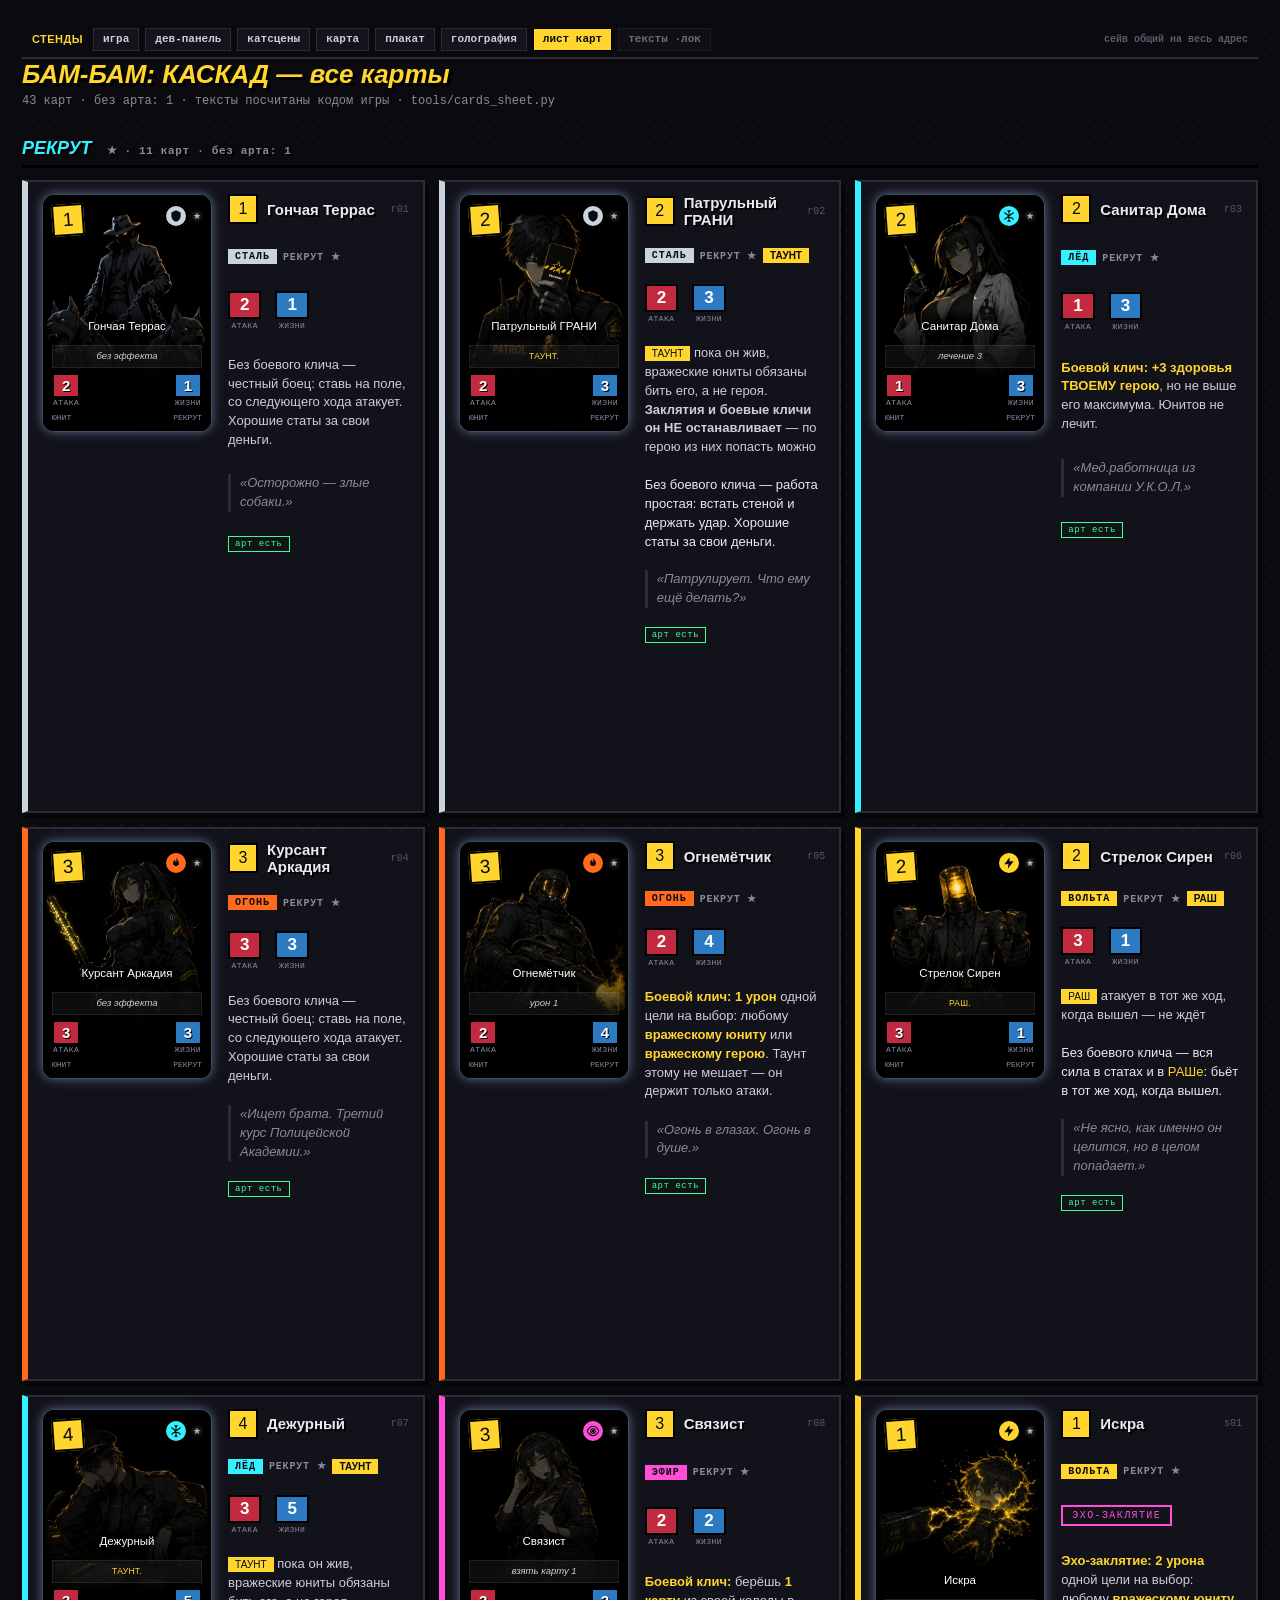
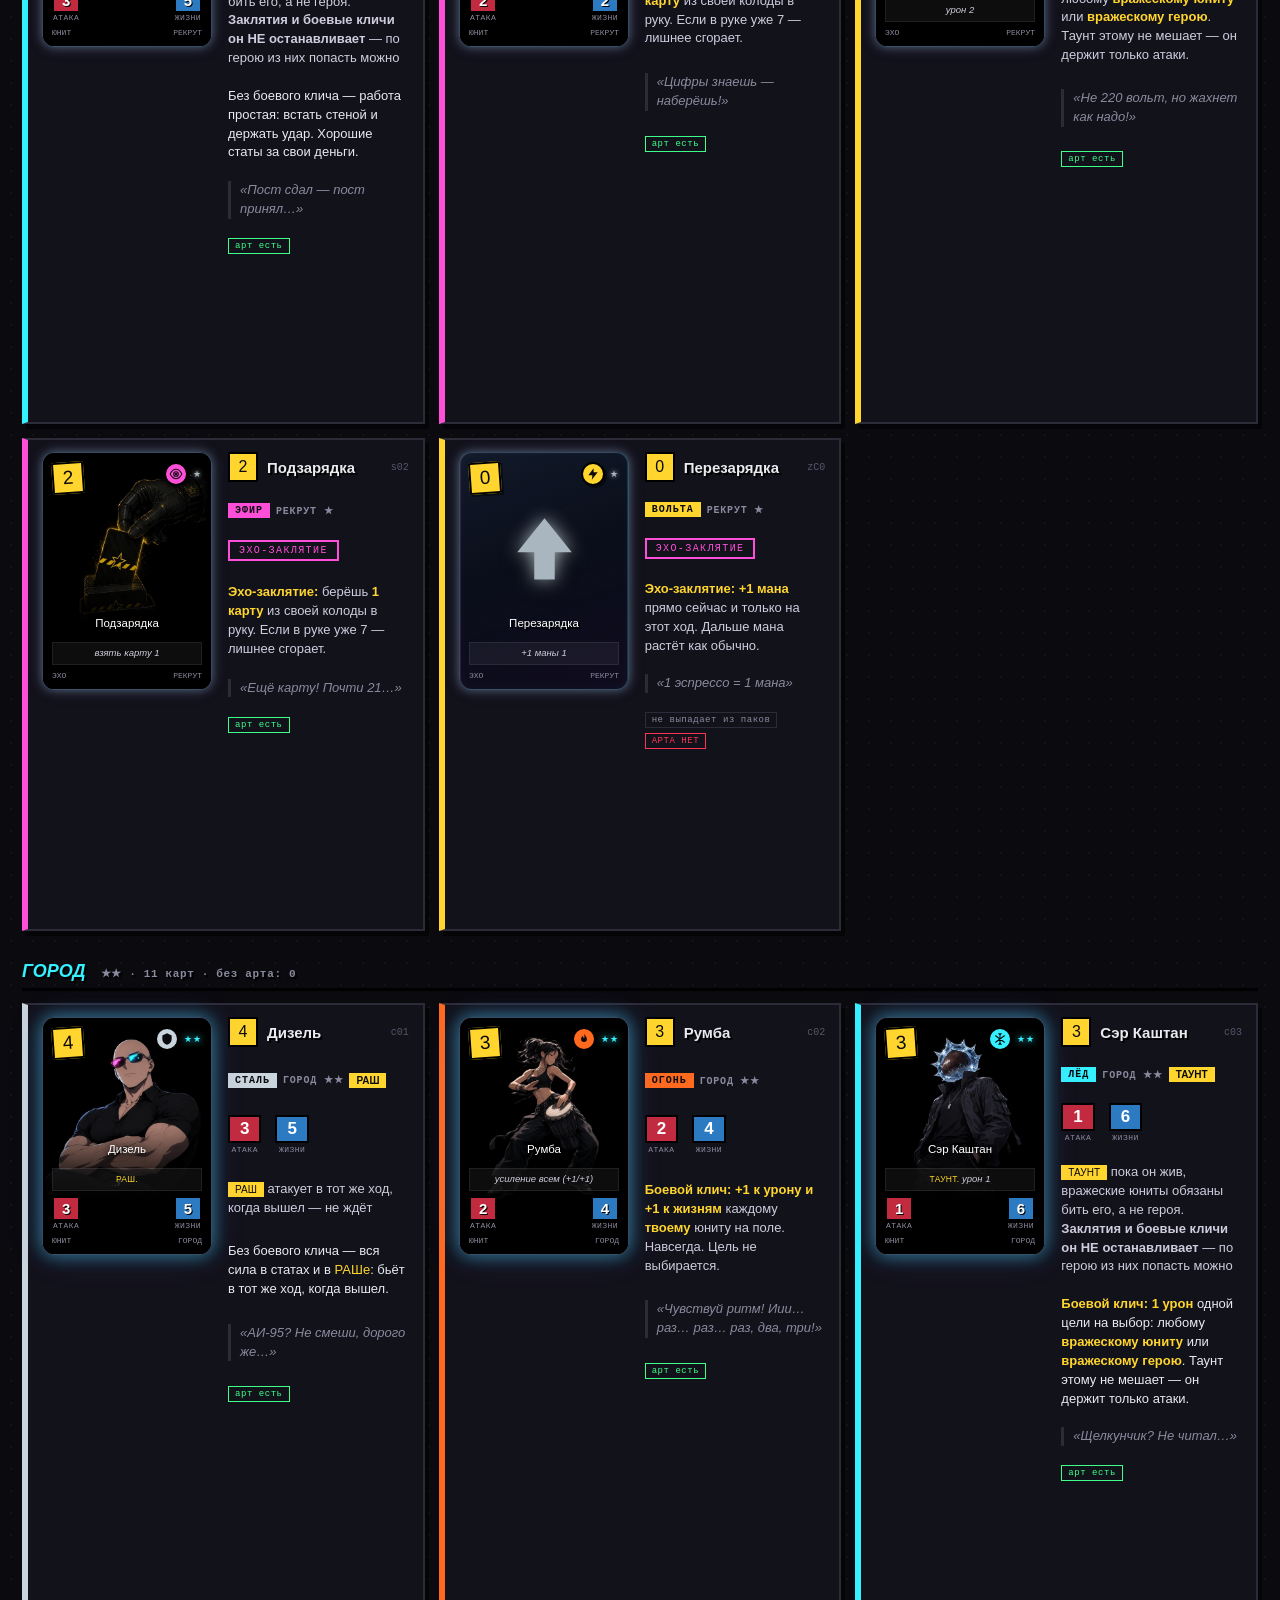
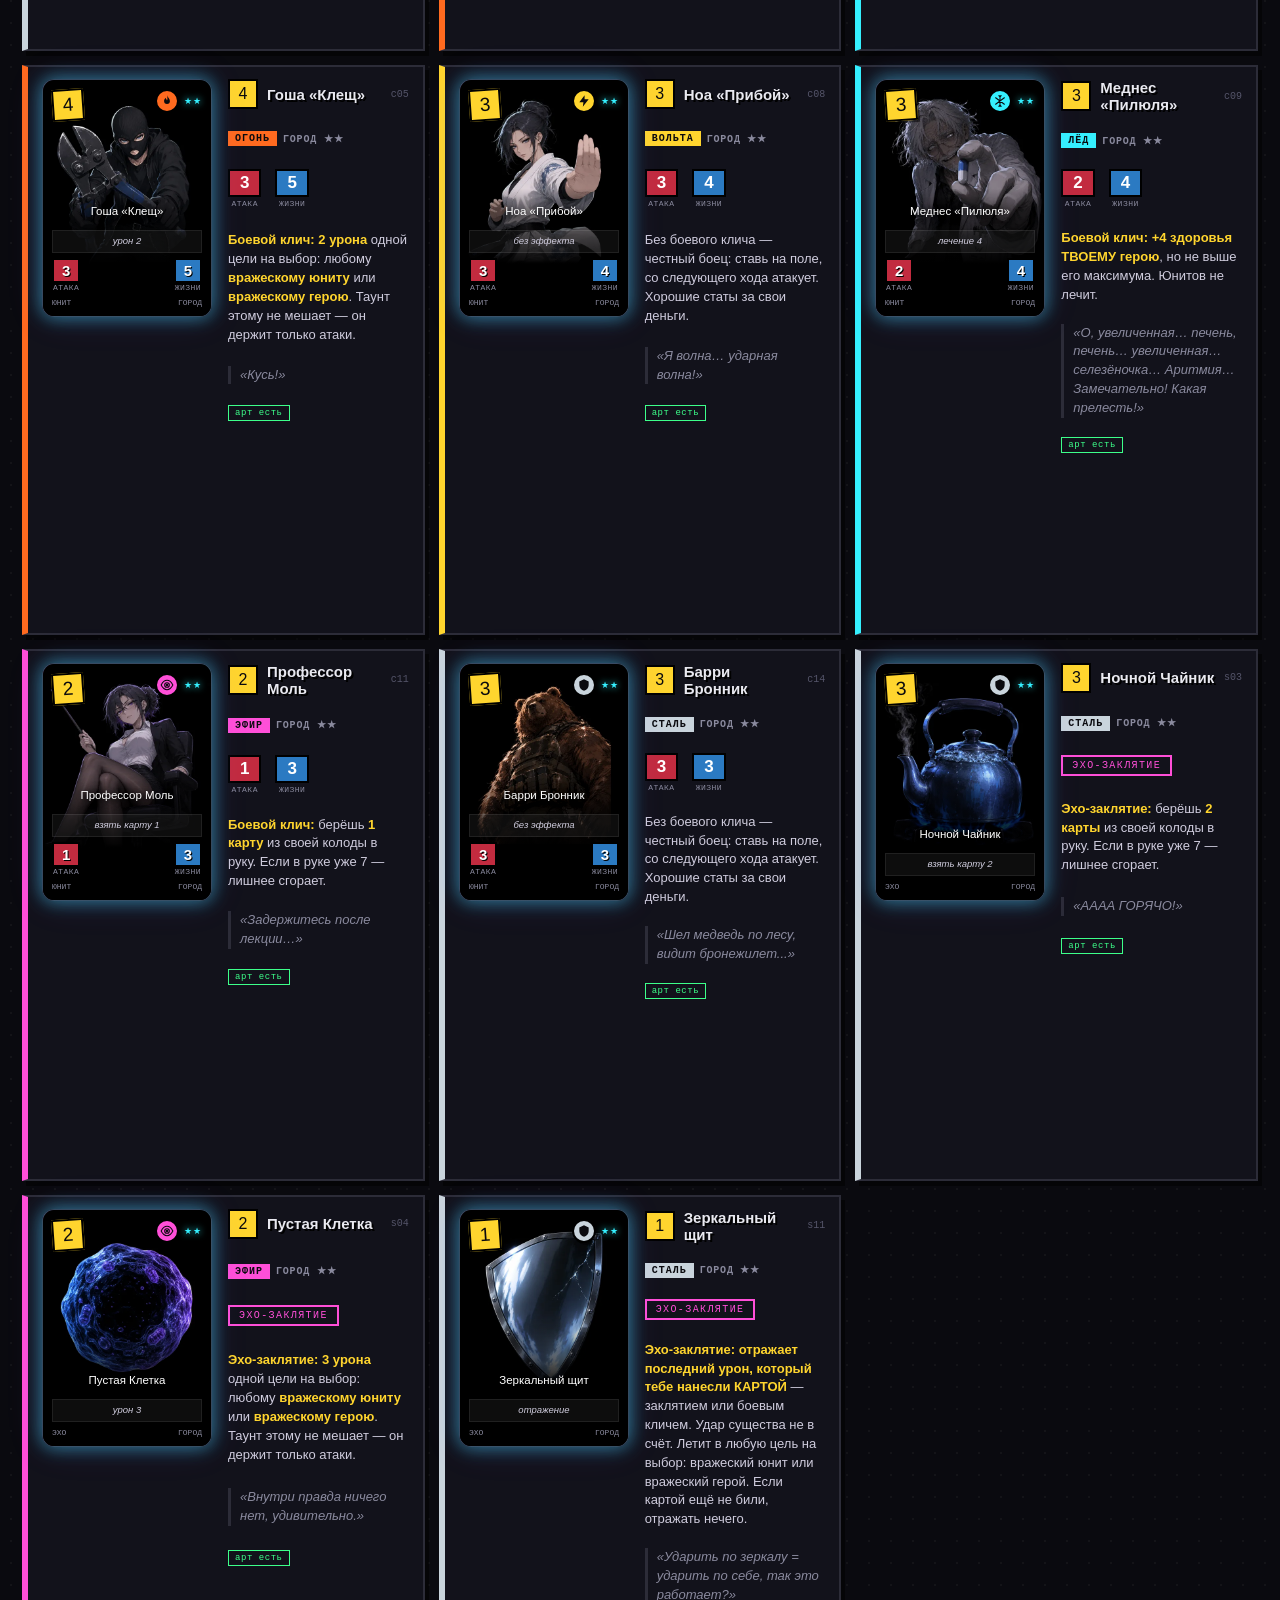
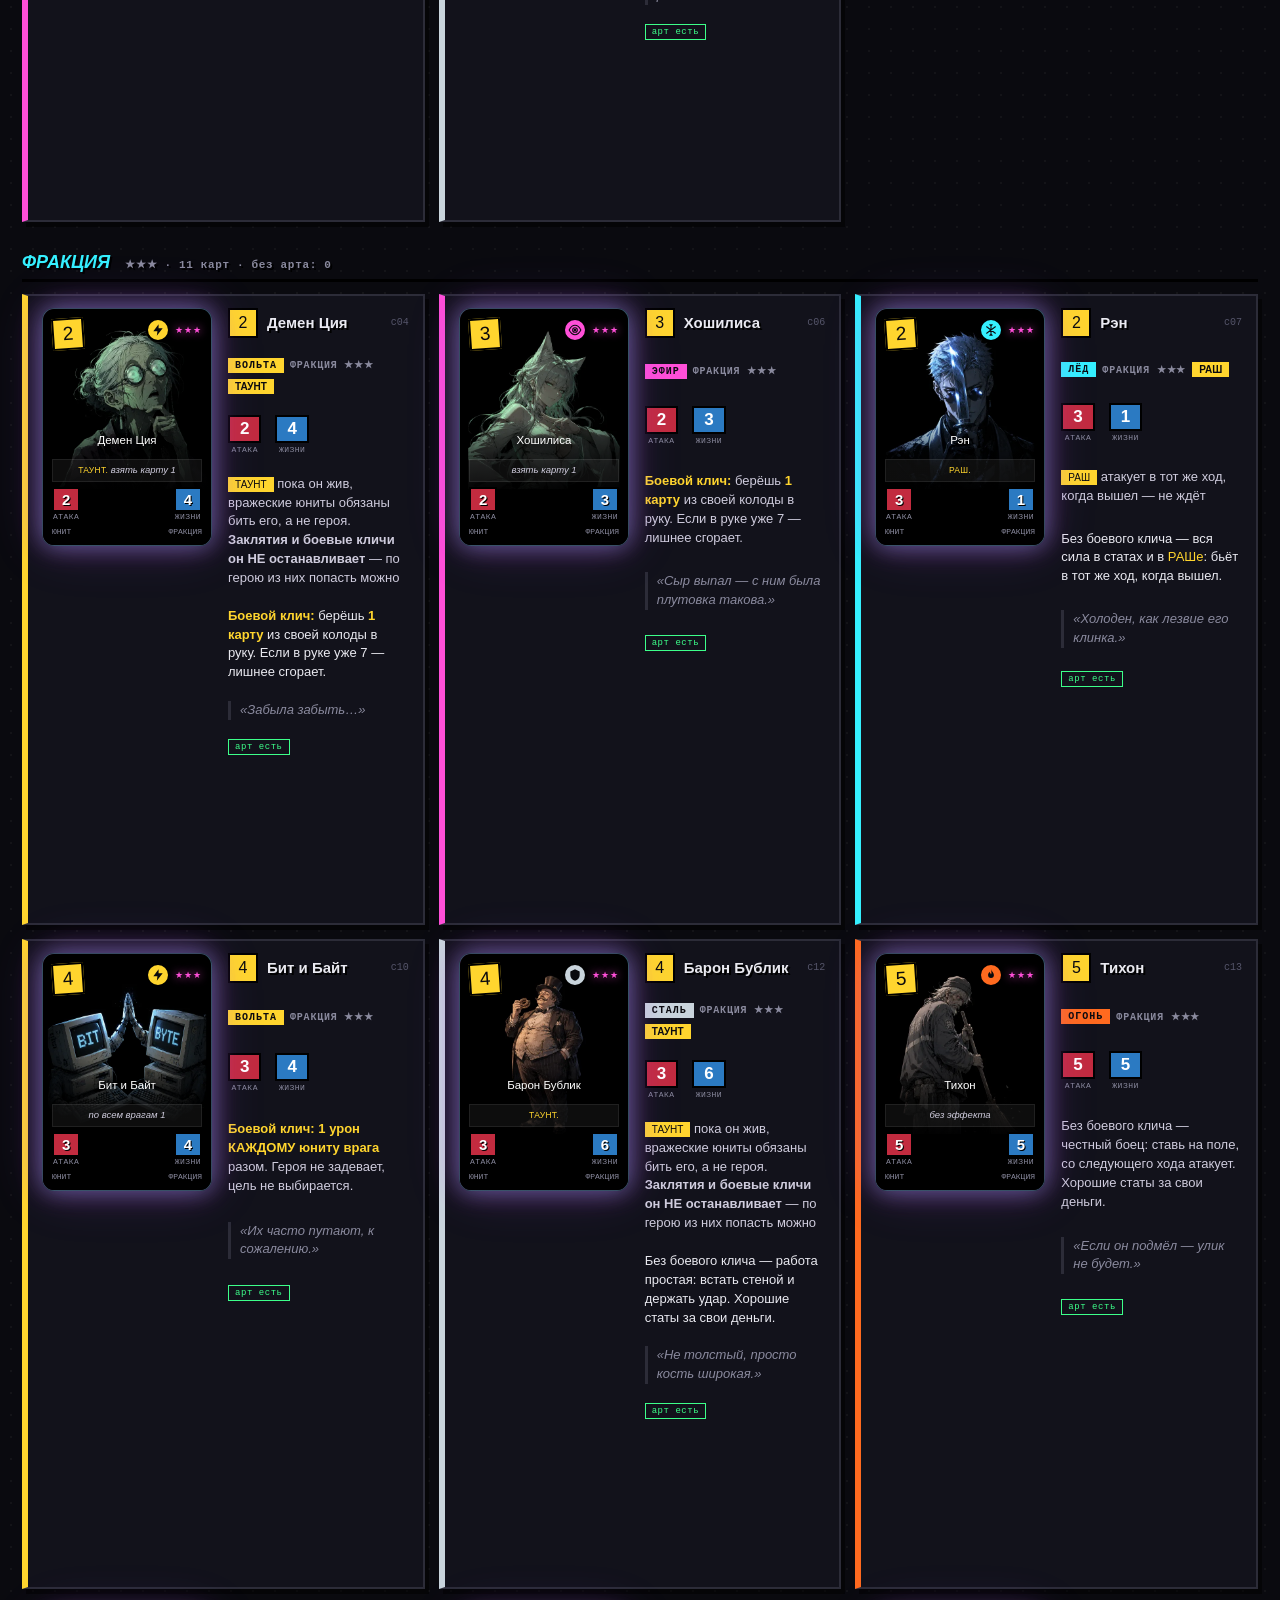
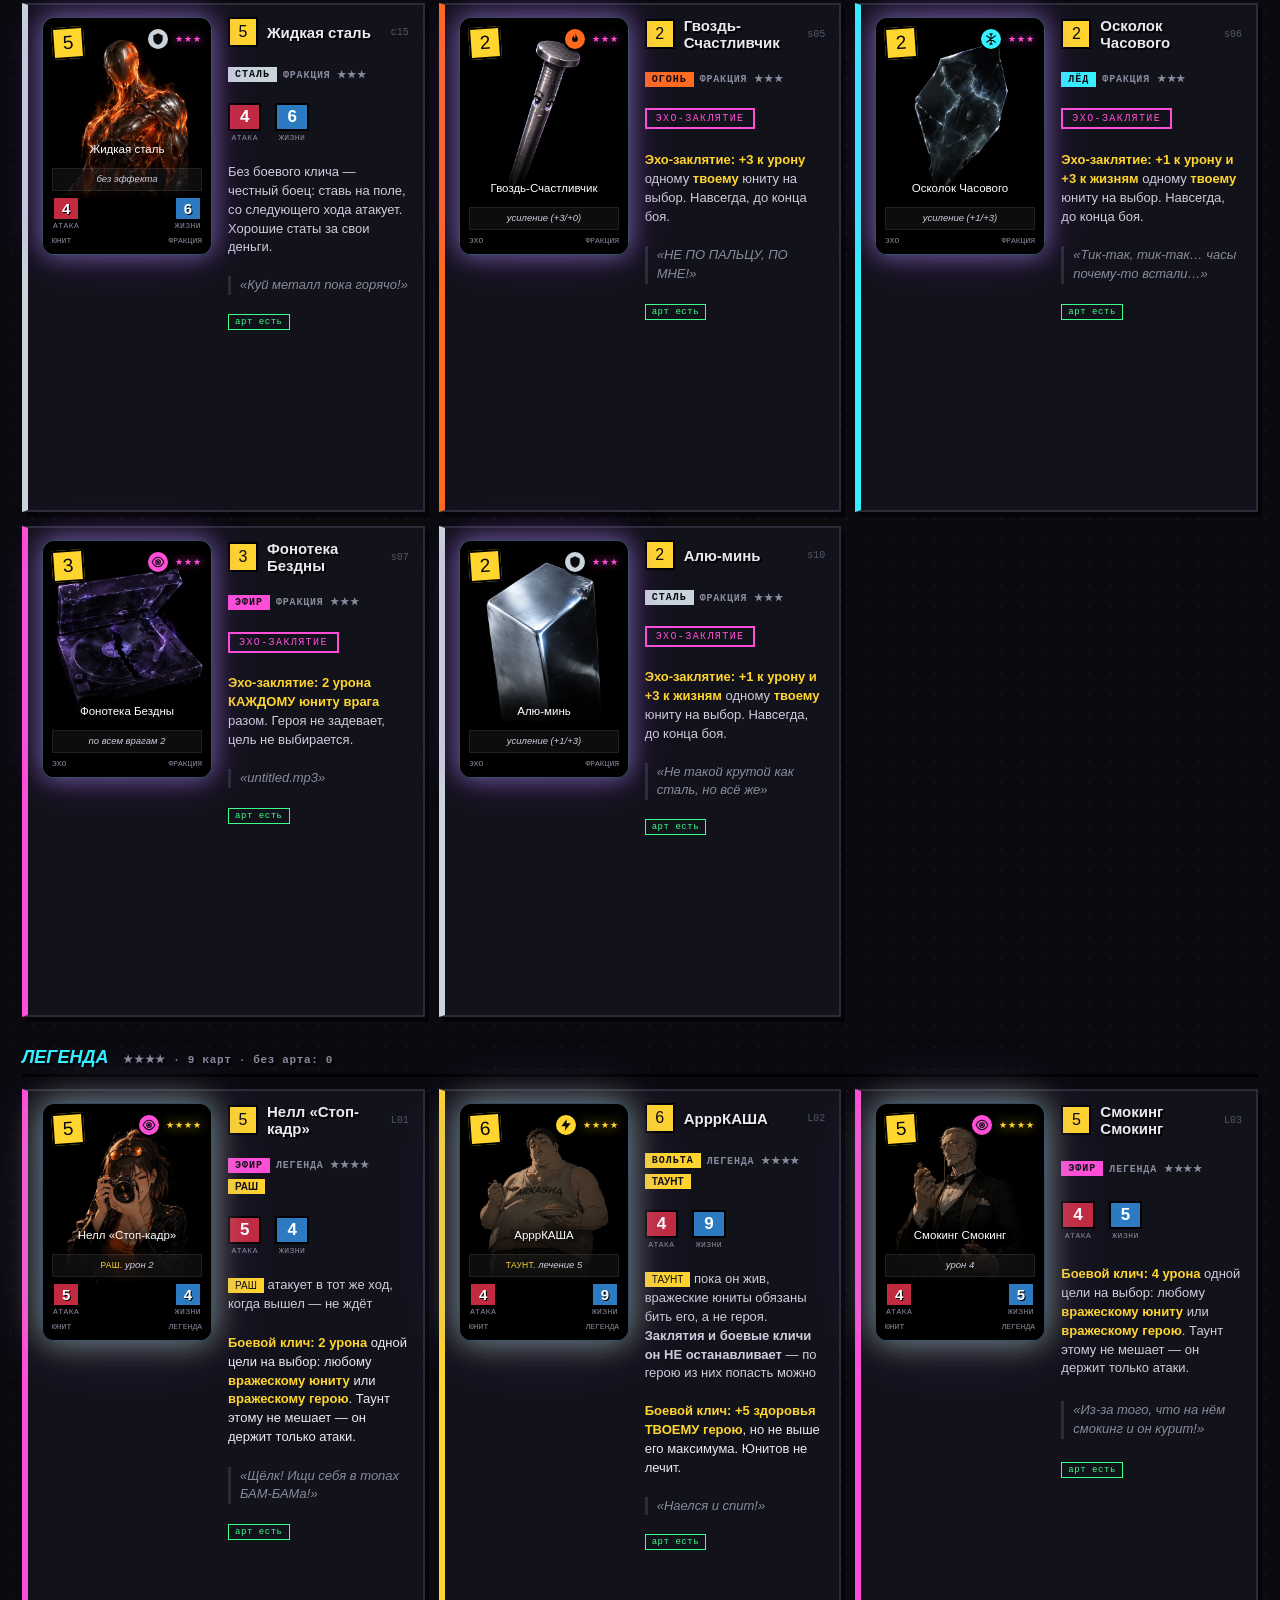
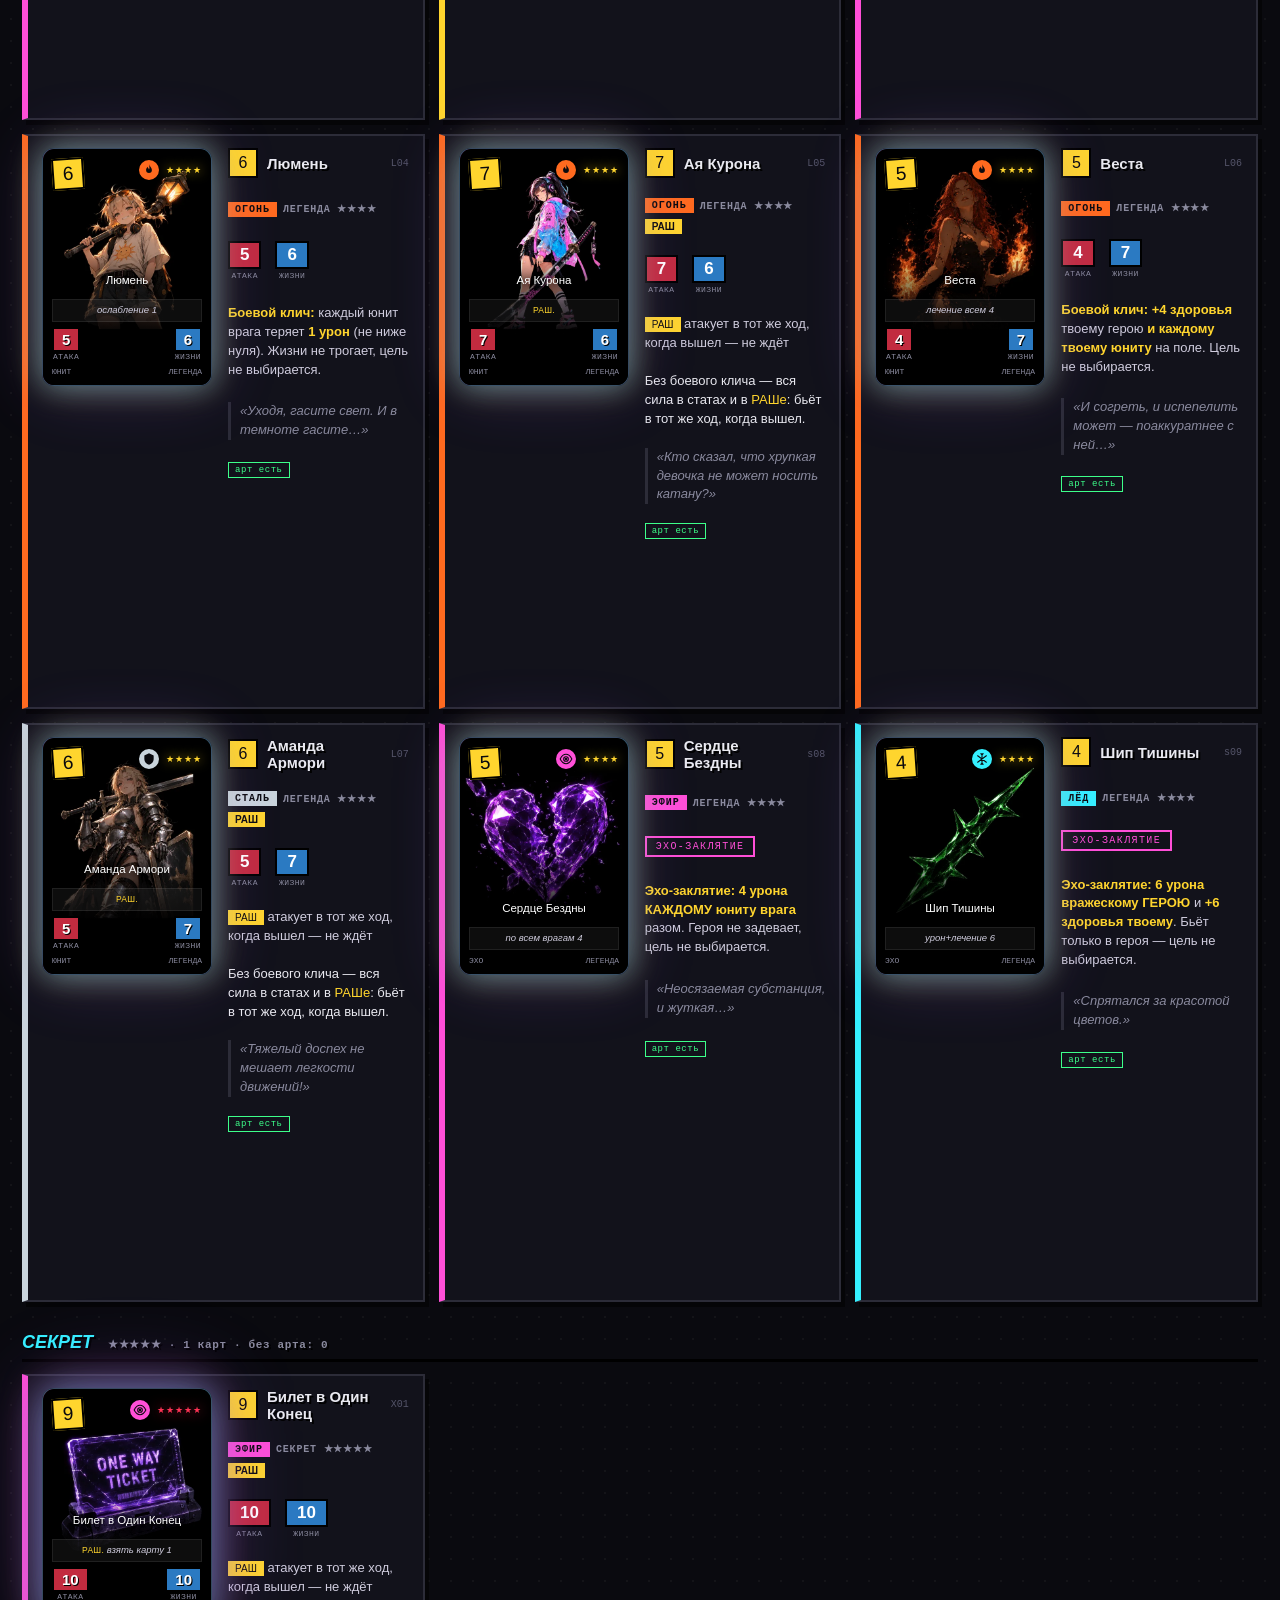
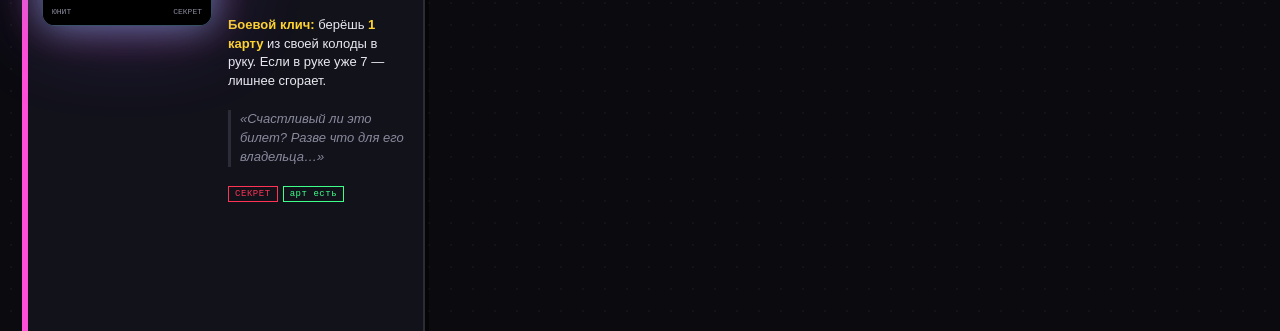
<file: cards-sheet.html>
<!doctype html>
<meta charset="utf-8">
<title>БАМ-БАМ: все карты</title>
<meta name="viewport" content="width=device-width,initial-scale=1">
<style>
:root{--yel:#ffd52e;--mag:#ff4fd8;--cyn:#35f0ff;--red:#ff3355;--grn:#3dff8a;
  --bg:#0a0a0f;--ink:#e9e9f0;--dim:#8a8a9e;
  --disp:'Arial Black',Impact,sans-serif;--mono:ui-monospace,Consolas,monospace}
*{box-sizing:border-box}
body{margin:0;padding:22px;background:var(--bg);color:var(--ink);
  font-family:'Segoe UI',Helvetica,Arial,sans-serif;
  background-image:radial-gradient(rgba(255,255,255,.04) 1px,transparent 1.5px);
  background-size:22px 22px}
h1{font-family:var(--disp);font-style:italic;color:var(--yel);margin:0 0 4px;
  text-shadow:3px 3px 0 #000;font-size:26px}
.sub{font-family:var(--mono);font-size:12px;color:var(--dim);margin-bottom:22px}
h2{font-family:var(--disp);font-style:italic;color:var(--cyn);font-size:18px;
  margin:30px 0 12px;text-shadow:2px 2px 0 #000;border-bottom:3px solid #000;padding-bottom:6px}
h2 span{font-family:var(--mono);font-style:normal;font-size:11px;color:var(--dim);
  margin-left:10px;letter-spacing:.06em}
.grid{display:grid;gap:14px;grid-template-columns:repeat(auto-fill,minmax(300px,1fr))}
.c{background:#12121b;border:2px solid #2c2c38;border-left:6px solid var(--el);
  padding:12px 14px;box-shadow:4px 5px 0 rgba(0,0,0,.5)}
.c header{display:flex;align-items:center;gap:9px;margin-bottom:8px}
.cost{font-family:var(--disp);background:var(--yel);color:#0a0a0e;width:30px;height:30px;
  display:grid;place-items:center;border:2px solid #000;font-size:16px;flex:none}
.c h3{font-family:var(--disp);font-size:15px;margin:0;flex:1;text-shadow:2px 2px 0 #000}
.id{font-family:var(--mono);font-size:10px;color:#55556a}
.meta{display:flex;flex-wrap:wrap;gap:6px;align-items:center;margin-bottom:9px}
.el{font-family:var(--mono);font-size:10px;letter-spacing:.1em;color:#0a0a0e;
  background:var(--el);padding:2px 7px}
.tier{font-family:var(--mono);font-size:10px;letter-spacing:.08em;color:var(--dim)}
.kw{font-family:var(--disp);font-size:10px;color:#0a0a0e;background:var(--yel);padding:2px 7px}
.stats{display:flex;gap:14px;align-items:flex-start;margin-bottom:9px}
.st{display:flex;flex-direction:column;align-items:center;gap:2px}
.st b{font-family:var(--disp);font-size:17px;padding:2px 10px;border:2px solid #000;color:#fff}
.st b.a{background:#c22b3f}.st b.h{background:#2b7ac2}
.st i{font-family:var(--mono);font-style:normal;font-size:8px;color:var(--dim);letter-spacing:.06em}
.echo{font-family:var(--mono);font-size:10px;letter-spacing:.14em;color:var(--mag);
  border:2px solid var(--mag);padding:3px 9px}
.c p{margin:0 0 7px;font-size:13px;line-height:1.45}
.c .desc b{color:var(--yel)}
.c .desc .kw{background:none;color:var(--yel);padding:0;font-size:13px}
.c > p:has(+ .desc),.c p:first-of-type{color:#cfccdd}
.fl{font-style:italic;color:var(--dim);font-size:12px;border-left:3px solid #2c2c38;padding-left:9px}
.tags{display:flex;flex-wrap:wrap;gap:5px}
.tag{font-family:var(--mono);font-size:9px;letter-spacing:.06em;color:var(--dim);
  border:1px solid #2c2c38;padding:2px 6px;font-weight:400}
.tag.no{color:var(--red);border-color:var(--red)}
.tag.ok{color:var(--grn);border-color:var(--grn)}
.tag.sec{color:var(--red);border-color:var(--red)}
@media print{body{background:#fff;color:#000}.c{break-inside:avoid}}
</style>
<!-- Полоса переходов между стендами. Стоит В ГЕНЕРАТОРЕ, а не в готовом
     файле: cards-sheet.html собирается целиком, и вставка руками стиралась бы
     при каждой пересборке. Ровно это и случилось при первой попытке. -->
<style>
#дк{position:sticky;top:0;z-index:9999;display:flex;flex-wrap:wrap;gap:6px;align-items:center;
  padding:6px 10px;background:#0a0a0f;border-bottom:2px solid #2c2c38;
  font:600 11px/1 ui-monospace,Consolas,monospace}
#дк b{color:#ffd52e;font:900 11px/1 'Arial Black',Impact,sans-serif;letter-spacing:.04em;margin-right:4px}
#дк a{color:#cfccdd;text-decoration:none;padding:5px 9px;border:1px solid #2c2c38;background:#14141c}
#дк a:hover{border-color:#ffd52e;color:#ffd52e}
#дк a.тут{background:#ffd52e;color:#0a0a0f;border-color:#000}
#дк a.нет{opacity:.5}
#дк .прим{color:#5a5a6e;margin-left:auto;font-size:10px}
</style>
<nav id="дк"></nav>
<script>
(function(){
  var С=[["index.html","игра",1],["dev.html","дев-панель",1],["scene-lab.html","катсцены",1],
         ["map-lab.html","карта",1],["poster-lab.html","плакат",1],["holo-lab.html","голография",1],
         ["cards-sheet.html","лист карт",1],["story.html","тексты",0]];
  var тут=(location.pathname.split("/").pop()||"index.html");
  var n=document.getElementById("дк"), h='<b>СТЕНДЫ</b>';
  for(var i=0;i<С.length;i++){
    var f=С[i][0], имя=С[i][1], публ=С[i][2];
    h+='<a class="'+(f===тут?"тут":(публ?"":"нет"))+'" href="'+f+'"'+
       (публ?"":' title="нет на GitHub Pages — только локально"')+'>'+имя+(публ?"":" ·лок")+'</a>';
  }
  h+='<span class="прим">сейв общий на весь адрес</span>';
  n.innerHTML=h;
})();
</script>
<!-- Карта рисуется НАСТОЯЩЕЙ cardHTML() из js/07-cards.js и настоящими
     стилями css/04-cards.css. Своей копии тут нет намеренно: копия и игра
     разошлись бы, и стенд начал бы врать ровно там, где нужен больше всего —
     при вычитке карт перед выпуском. Тот же приём, что в poster-lab. -->
<link rel="stylesheet" href="css/01-base.css">
<link rel="stylesheet" href="css/04-cards.css">
<style>
/* ОТМЕНЯЕМ то, что 01-base.css делает с документом. Он нужен нам ради
   переменных (цвета, шрифты), но он же превращает страницу в приложение на
   весь экран: `html,body{height:var(--app-h)}` и `body{overflow:hidden}`.
   Лист карт — длинная страница, и от этого она просто переставала листаться.
   Заодно возвращаем выделение текста: с него тут копируют описания. */
html,body{height:auto;min-height:100%;overflow:visible}
body{user-select:text;-webkit-user-select:text}
/* Точечная сетка 01-base прибита к экрану (position:fixed) и при прокрутке
   стояла бы на месте поверх карт. Странице она не нужна. */
body::before{display:none}

/* Карта слева от текста; на узком экране — сверху. Ширина в пикселях, а не в
   процентах: карта свёрстана в пикселях, и в резиновой коробке её значки
   поплыли бы — ровно та беда, что была с плакатом на щите. */
.c{display:grid;grid-template-columns:170px 1fr;gap:12px 16px;align-items:start}
.c>.вид{grid-row:1 / span 20;width:170px}
.c>.вид .cWrap{cursor:default}
@media(max-width:720px){.c{grid-template-columns:1fr}.c>.вид{grid-row:auto;width:200px}}
</style>
<script>
/* Заглушка состояния: cardHTML читает из него голографию и настройки графики.
   Голография ВЫКЛЮЧЕНА: на странице под сорок карт разом, а сорок вечно
   анимированных слоёв со смешением кладут телефон — это измерено на экране
   колоды в самой игре. */
const S={foil:false,anim:false,vfx:false,gfx:{}};
</script>
<script src="js/01-core.js"></script>
<script src="js/02-data.js"></script>
<script src="js/07-cards.js"></script>

<h1>БАМ-БАМ: КАСКАД — все карты</h1>
<div class="sub">43 карт · без арта: 1 · тексты посчитаны кодом игры · tools/cards_sheet.py</div>
<h2>РЕКРУТ <span>★ · 11 карт · без арта: 1</span></h2>
<div class="grid"><article class="c t0" style="--el:#c9d4dc">
  <div class="вид" data-id="r01"></div>
  <header><span class="cost">1</span>
    <h3>Гончая Террас</h3>
    <span class="id">r01</span></header>
  <div class="meta"><b class="el">СТАЛЬ</b><b class="tier">РЕКРУТ ★</b></div>
  <div class="stats"><span class="st"><b class="a">2</b><i>АТАКА</i></span><span class="st"><b class="h">1</b><i>ЖИЗНИ</i></span></div>
  
  <p class="desc">Без боевого клича — честный боец: ставь на поле, со следующего хода атакует. Хорошие статы за свои деньги.</p>
  <p class="fl">«Осторожно — злые собаки.»</p>
  <div class="tags"><b class="tag ok">арт есть</b></div>
</article>
<article class="c t0" style="--el:#c9d4dc">
  <div class="вид" data-id="r02"></div>
  <header><span class="cost">2</span>
    <h3>Патрульный ГРАНИ</h3>
    <span class="id">r02</span></header>
  <div class="meta"><b class="el">СТАЛЬ</b><b class="tier">РЕКРУТ ★</b><b class="kw">ТАУНТ</b></div>
  <div class="stats"><span class="st"><b class="a">2</b><i>АТАКА</i></span><span class="st"><b class="h">3</b><i>ЖИЗНИ</i></span></div>
  <p><span class="kw">ТАУНТ</span> пока он жив, вражеские юниты обязаны бить его, а не героя. <b>Заклятия и боевые кличи он НЕ останавливает</b> — по герою из них попасть можно</p>
  <p class="desc">Без боевого клича — работа простая: встать стеной и держать удар. Хорошие статы за свои деньги.</p>
  <p class="fl">«Патрулирует. Что ему ещё делать?»</p>
  <div class="tags"><b class="tag ok">арт есть</b></div>
</article>
<article class="c t0" style="--el:#35f0ff">
  <div class="вид" data-id="r03"></div>
  <header><span class="cost">2</span>
    <h3>Санитар Дома</h3>
    <span class="id">r03</span></header>
  <div class="meta"><b class="el">ЛЁД</b><b class="tier">РЕКРУТ ★</b></div>
  <div class="stats"><span class="st"><b class="a">1</b><i>АТАКА</i></span><span class="st"><b class="h">3</b><i>ЖИЗНИ</i></span></div>
  
  <p class="desc"><b>Боевой клич:</b> <b>+3 здоровья ТВОЕМУ герою</b>, но не выше его максимума. Юнитов не лечит.</p>
  <p class="fl">«Мед.работница из компании У.К.О.Л.»</p>
  <div class="tags"><b class="tag ok">арт есть</b></div>
</article>
<article class="c t0" style="--el:#ff6a1f">
  <div class="вид" data-id="r04"></div>
  <header><span class="cost">3</span>
    <h3>Курсант Аркадия</h3>
    <span class="id">r04</span></header>
  <div class="meta"><b class="el">ОГОНЬ</b><b class="tier">РЕКРУТ ★</b></div>
  <div class="stats"><span class="st"><b class="a">3</b><i>АТАКА</i></span><span class="st"><b class="h">3</b><i>ЖИЗНИ</i></span></div>
  
  <p class="desc">Без боевого клича — честный боец: ставь на поле, со следующего хода атакует. Хорошие статы за свои деньги.</p>
  <p class="fl">«Ищет брата. Третий курс Полицейской Академии.»</p>
  <div class="tags"><b class="tag ok">арт есть</b></div>
</article>
<article class="c t0" style="--el:#ff6a1f">
  <div class="вид" data-id="r05"></div>
  <header><span class="cost">3</span>
    <h3>Огнемётчик</h3>
    <span class="id">r05</span></header>
  <div class="meta"><b class="el">ОГОНЬ</b><b class="tier">РЕКРУТ ★</b></div>
  <div class="stats"><span class="st"><b class="a">2</b><i>АТАКА</i></span><span class="st"><b class="h">4</b><i>ЖИЗНИ</i></span></div>
  
  <p class="desc"><b>Боевой клич:</b> <b>1 урон</b> одной цели на выбор: любому <b>вражескому юниту</b> или <b>вражескому герою</b>. Таунт этому не мешает — он держит только атаки.</p>
  <p class="fl">«Огонь в глазах. Огонь в душе.»</p>
  <div class="tags"><b class="tag ok">арт есть</b></div>
</article>
<article class="c t0" style="--el:#ffd52e">
  <div class="вид" data-id="r06"></div>
  <header><span class="cost">2</span>
    <h3>Стрелок Сирен</h3>
    <span class="id">r06</span></header>
  <div class="meta"><b class="el">ВОЛЬТА</b><b class="tier">РЕКРУТ ★</b><b class="kw">РАШ</b></div>
  <div class="stats"><span class="st"><b class="a">3</b><i>АТАКА</i></span><span class="st"><b class="h">1</b><i>ЖИЗНИ</i></span></div>
  <p><span class="kw">РАШ</span> атакует в тот же ход, когда вышел — не ждёт</p>
  <p class="desc">Без боевого клича — вся сила в статах и в <span class="kw">РАШе</span>: бьёт в тот же ход, когда вышел.</p>
  <p class="fl">«Не ясно, как именно он целится, но в целом попадает.»</p>
  <div class="tags"><b class="tag ok">арт есть</b></div>
</article>
<article class="c t0" style="--el:#35f0ff">
  <div class="вид" data-id="r07"></div>
  <header><span class="cost">4</span>
    <h3>Дежурный</h3>
    <span class="id">r07</span></header>
  <div class="meta"><b class="el">ЛЁД</b><b class="tier">РЕКРУТ ★</b><b class="kw">ТАУНТ</b></div>
  <div class="stats"><span class="st"><b class="a">3</b><i>АТАКА</i></span><span class="st"><b class="h">5</b><i>ЖИЗНИ</i></span></div>
  <p><span class="kw">ТАУНТ</span> пока он жив, вражеские юниты обязаны бить его, а не героя. <b>Заклятия и боевые кличи он НЕ останавливает</b> — по герою из них попасть можно</p>
  <p class="desc">Без боевого клича — работа простая: встать стеной и держать удар. Хорошие статы за свои деньги.</p>
  <p class="fl">«Пост сдал — пост принял…»</p>
  <div class="tags"><b class="tag ok">арт есть</b></div>
</article>
<article class="c t0" style="--el:#ff4fd8">
  <div class="вид" data-id="r08"></div>
  <header><span class="cost">3</span>
    <h3>Связист</h3>
    <span class="id">r08</span></header>
  <div class="meta"><b class="el">ЭФИР</b><b class="tier">РЕКРУТ ★</b></div>
  <div class="stats"><span class="st"><b class="a">2</b><i>АТАКА</i></span><span class="st"><b class="h">2</b><i>ЖИЗНИ</i></span></div>
  
  <p class="desc"><b>Боевой клич:</b> берёшь <b>1 карту</b> из своей колоды в руку. Если в руке уже 7 — лишнее сгорает.</p>
  <p class="fl">«Цифры знаешь — наберёшь!»</p>
  <div class="tags"><b class="tag ok">арт есть</b></div>
</article>
<article class="c t0" style="--el:#ffd52e">
  <div class="вид" data-id="s01"></div>
  <header><span class="cost">1</span>
    <h3>Искра</h3>
    <span class="id">s01</span></header>
  <div class="meta"><b class="el">ВОЛЬТА</b><b class="tier">РЕКРУТ ★</b></div>
  <div class="stats"><span class="echo">ЭХО-ЗАКЛЯТИЕ</span></div>
  
  <p class="desc"><b>Эхо-заклятие:</b> <b>2 урона</b> одной цели на выбор: любому <b>вражескому юниту</b> или <b>вражескому герою</b>. Таунт этому не мешает — он держит только атаки.</p>
  <p class="fl">«Не 220 вольт, но жахнет как надо!»</p>
  <div class="tags"><b class="tag ok">арт есть</b></div>
</article>
<article class="c t0" style="--el:#ff4fd8">
  <div class="вид" data-id="s02"></div>
  <header><span class="cost">2</span>
    <h3>Подзарядка</h3>
    <span class="id">s02</span></header>
  <div class="meta"><b class="el">ЭФИР</b><b class="tier">РЕКРУТ ★</b></div>
  <div class="stats"><span class="echo">ЭХО-ЗАКЛЯТИЕ</span></div>
  
  <p class="desc"><b>Эхо-заклятие:</b> берёшь <b>1 карту</b> из своей колоды в руку. Если в руке уже 7 — лишнее сгорает.</p>
  <p class="fl">«Ещё карту! Почти 21…»</p>
  <div class="tags"><b class="tag ok">арт есть</b></div>
</article>
<article class="c t0" style="--el:#ffd52e">
  <div class="вид" data-id="zC0"></div>
  <header><span class="cost">0</span>
    <h3>Перезарядка</h3>
    <span class="id">zC0</span></header>
  <div class="meta"><b class="el">ВОЛЬТА</b><b class="tier">РЕКРУТ ★</b></div>
  <div class="stats"><span class="echo">ЭХО-ЗАКЛЯТИЕ</span></div>
  
  <p class="desc"><b>Эхо-заклятие:</b> <b>+1 мана</b> прямо сейчас и только на этот ход. Дальше мана растёт как обычно.</p>
  <p class="fl">«1 эспрессо = 1 мана»</p>
  <div class="tags"><b class="tag">не выпадает из паков</b><b class="tag no">АРТА НЕТ</b></div>
</article></div>
<h2>ГОРОД <span>★★ · 11 карт · без арта: 0</span></h2>
<div class="grid"><article class="c t1" style="--el:#c9d4dc">
  <div class="вид" data-id="c01"></div>
  <header><span class="cost">4</span>
    <h3>Дизель</h3>
    <span class="id">c01</span></header>
  <div class="meta"><b class="el">СТАЛЬ</b><b class="tier">ГОРОД ★★</b><b class="kw">РАШ</b></div>
  <div class="stats"><span class="st"><b class="a">3</b><i>АТАКА</i></span><span class="st"><b class="h">5</b><i>ЖИЗНИ</i></span></div>
  <p><span class="kw">РАШ</span> атакует в тот же ход, когда вышел — не ждёт</p>
  <p class="desc">Без боевого клича — вся сила в статах и в <span class="kw">РАШе</span>: бьёт в тот же ход, когда вышел.</p>
  <p class="fl">«АИ-95? Не смеши, дорого же…»</p>
  <div class="tags"><b class="tag ok">арт есть</b></div>
</article>
<article class="c t1" style="--el:#ff6a1f">
  <div class="вид" data-id="c02"></div>
  <header><span class="cost">3</span>
    <h3>Румба</h3>
    <span class="id">c02</span></header>
  <div class="meta"><b class="el">ОГОНЬ</b><b class="tier">ГОРОД ★★</b></div>
  <div class="stats"><span class="st"><b class="a">2</b><i>АТАКА</i></span><span class="st"><b class="h">4</b><i>ЖИЗНИ</i></span></div>
  
  <p class="desc"><b>Боевой клич:</b> <b>+1 к урону и +1 к жизням</b> каждому <b>твоему</b> юниту на поле. Навсегда. Цель не выбирается.</p>
  <p class="fl">«Чувствуй ритм! Иии… раз… раз… раз, два, три!»</p>
  <div class="tags"><b class="tag ok">арт есть</b></div>
</article>
<article class="c t1" style="--el:#35f0ff">
  <div class="вид" data-id="c03"></div>
  <header><span class="cost">3</span>
    <h3>Сэр Каштан</h3>
    <span class="id">c03</span></header>
  <div class="meta"><b class="el">ЛЁД</b><b class="tier">ГОРОД ★★</b><b class="kw">ТАУНТ</b></div>
  <div class="stats"><span class="st"><b class="a">1</b><i>АТАКА</i></span><span class="st"><b class="h">6</b><i>ЖИЗНИ</i></span></div>
  <p><span class="kw">ТАУНТ</span> пока он жив, вражеские юниты обязаны бить его, а не героя. <b>Заклятия и боевые кличи он НЕ останавливает</b> — по герою из них попасть можно</p>
  <p class="desc"><b>Боевой клич:</b> <b>1 урон</b> одной цели на выбор: любому <b>вражескому юниту</b> или <b>вражескому герою</b>. Таунт этому не мешает — он держит только атаки.</p>
  <p class="fl">«Щелкунчик? Не читал…»</p>
  <div class="tags"><b class="tag ok">арт есть</b></div>
</article>
<article class="c t1" style="--el:#ff6a1f">
  <div class="вид" data-id="c05"></div>
  <header><span class="cost">4</span>
    <h3>Гоша «Клещ»</h3>
    <span class="id">c05</span></header>
  <div class="meta"><b class="el">ОГОНЬ</b><b class="tier">ГОРОД ★★</b></div>
  <div class="stats"><span class="st"><b class="a">3</b><i>АТАКА</i></span><span class="st"><b class="h">5</b><i>ЖИЗНИ</i></span></div>
  
  <p class="desc"><b>Боевой клич:</b> <b>2 урона</b> одной цели на выбор: любому <b>вражескому юниту</b> или <b>вражескому герою</b>. Таунт этому не мешает — он держит только атаки.</p>
  <p class="fl">«Кусь!»</p>
  <div class="tags"><b class="tag ok">арт есть</b></div>
</article>
<article class="c t1" style="--el:#ffd52e">
  <div class="вид" data-id="c08"></div>
  <header><span class="cost">3</span>
    <h3>Ноа «Прибой»</h3>
    <span class="id">c08</span></header>
  <div class="meta"><b class="el">ВОЛЬТА</b><b class="tier">ГОРОД ★★</b></div>
  <div class="stats"><span class="st"><b class="a">3</b><i>АТАКА</i></span><span class="st"><b class="h">4</b><i>ЖИЗНИ</i></span></div>
  
  <p class="desc">Без боевого клича — честный боец: ставь на поле, со следующего хода атакует. Хорошие статы за свои деньги.</p>
  <p class="fl">«Я волна… ударная волна!»</p>
  <div class="tags"><b class="tag ok">арт есть</b></div>
</article>
<article class="c t1" style="--el:#35f0ff">
  <div class="вид" data-id="c09"></div>
  <header><span class="cost">3</span>
    <h3>Меднес «Пилюля»</h3>
    <span class="id">c09</span></header>
  <div class="meta"><b class="el">ЛЁД</b><b class="tier">ГОРОД ★★</b></div>
  <div class="stats"><span class="st"><b class="a">2</b><i>АТАКА</i></span><span class="st"><b class="h">4</b><i>ЖИЗНИ</i></span></div>
  
  <p class="desc"><b>Боевой клич:</b> <b>+4 здоровья ТВОЕМУ герою</b>, но не выше его максимума. Юнитов не лечит.</p>
  <p class="fl">«О, увеличенная… печень, печень… увеличенная… селезёночка… Аритмия… Замечательно! Какая прелесть!»</p>
  <div class="tags"><b class="tag ok">арт есть</b></div>
</article>
<article class="c t1" style="--el:#ff4fd8">
  <div class="вид" data-id="c11"></div>
  <header><span class="cost">2</span>
    <h3>Профессор Моль</h3>
    <span class="id">c11</span></header>
  <div class="meta"><b class="el">ЭФИР</b><b class="tier">ГОРОД ★★</b></div>
  <div class="stats"><span class="st"><b class="a">1</b><i>АТАКА</i></span><span class="st"><b class="h">3</b><i>ЖИЗНИ</i></span></div>
  
  <p class="desc"><b>Боевой клич:</b> берёшь <b>1 карту</b> из своей колоды в руку. Если в руке уже 7 — лишнее сгорает.</p>
  <p class="fl">«Задержитесь после лекции…»</p>
  <div class="tags"><b class="tag ok">арт есть</b></div>
</article>
<article class="c t1" style="--el:#c9d4dc">
  <div class="вид" data-id="c14"></div>
  <header><span class="cost">3</span>
    <h3>Барри Бронник</h3>
    <span class="id">c14</span></header>
  <div class="meta"><b class="el">СТАЛЬ</b><b class="tier">ГОРОД ★★</b></div>
  <div class="stats"><span class="st"><b class="a">3</b><i>АТАКА</i></span><span class="st"><b class="h">3</b><i>ЖИЗНИ</i></span></div>
  
  <p class="desc">Без боевого клича — честный боец: ставь на поле, со следующего хода атакует. Хорошие статы за свои деньги.</p>
  <p class="fl">«Шел медведь по лесу, видит бронежилет...»</p>
  <div class="tags"><b class="tag ok">арт есть</b></div>
</article>
<article class="c t1" style="--el:#c9d4dc">
  <div class="вид" data-id="s03"></div>
  <header><span class="cost">3</span>
    <h3>Ночной Чайник</h3>
    <span class="id">s03</span></header>
  <div class="meta"><b class="el">СТАЛЬ</b><b class="tier">ГОРОД ★★</b></div>
  <div class="stats"><span class="echo">ЭХО-ЗАКЛЯТИЕ</span></div>
  
  <p class="desc"><b>Эхо-заклятие:</b> берёшь <b>2 карты</b> из своей колоды в руку. Если в руке уже 7 — лишнее сгорает.</p>
  <p class="fl">«АААА ГОРЯЧО!»</p>
  <div class="tags"><b class="tag ok">арт есть</b></div>
</article>
<article class="c t1" style="--el:#ff4fd8">
  <div class="вид" data-id="s04"></div>
  <header><span class="cost">2</span>
    <h3>Пустая Клетка</h3>
    <span class="id">s04</span></header>
  <div class="meta"><b class="el">ЭФИР</b><b class="tier">ГОРОД ★★</b></div>
  <div class="stats"><span class="echo">ЭХО-ЗАКЛЯТИЕ</span></div>
  
  <p class="desc"><b>Эхо-заклятие:</b> <b>3 урона</b> одной цели на выбор: любому <b>вражескому юниту</b> или <b>вражескому герою</b>. Таунт этому не мешает — он держит только атаки.</p>
  <p class="fl">«Внутри правда ничего нет, удивительно.»</p>
  <div class="tags"><b class="tag ok">арт есть</b></div>
</article>
<article class="c t1" style="--el:#c9d4dc">
  <div class="вид" data-id="s11"></div>
  <header><span class="cost">1</span>
    <h3>Зеркальный щит</h3>
    <span class="id">s11</span></header>
  <div class="meta"><b class="el">СТАЛЬ</b><b class="tier">ГОРОД ★★</b></div>
  <div class="stats"><span class="echo">ЭХО-ЗАКЛЯТИЕ</span></div>
  
  <p class="desc"><b>Эхо-заклятие:</b> <b>отражает последний урон, который тебе нанесли КАРТОЙ</b> — заклятием или боевым кличем. Удар существа не в счёт. Летит в любую цель на выбор: вражеский юнит или вражеский герой. Если картой ещё не били, отражать нечего.</p>
  <p class="fl">«Ударить по зеркалу = ударить по себе, так это работает?»</p>
  <div class="tags"><b class="tag ok">арт есть</b></div>
</article></div>
<h2>ФРАКЦИЯ <span>★★★ · 11 карт · без арта: 0</span></h2>
<div class="grid"><article class="c t2" style="--el:#ffd52e">
  <div class="вид" data-id="c04"></div>
  <header><span class="cost">2</span>
    <h3>Демен Ция</h3>
    <span class="id">c04</span></header>
  <div class="meta"><b class="el">ВОЛЬТА</b><b class="tier">ФРАКЦИЯ ★★★</b><b class="kw">ТАУНТ</b></div>
  <div class="stats"><span class="st"><b class="a">2</b><i>АТАКА</i></span><span class="st"><b class="h">4</b><i>ЖИЗНИ</i></span></div>
  <p><span class="kw">ТАУНТ</span> пока он жив, вражеские юниты обязаны бить его, а не героя. <b>Заклятия и боевые кличи он НЕ останавливает</b> — по герою из них попасть можно</p>
  <p class="desc"><b>Боевой клич:</b> берёшь <b>1 карту</b> из своей колоды в руку. Если в руке уже 7 — лишнее сгорает.</p>
  <p class="fl">«Забыла забыть…»</p>
  <div class="tags"><b class="tag ok">арт есть</b></div>
</article>
<article class="c t2" style="--el:#ff4fd8">
  <div class="вид" data-id="c06"></div>
  <header><span class="cost">3</span>
    <h3>Хошилиса</h3>
    <span class="id">c06</span></header>
  <div class="meta"><b class="el">ЭФИР</b><b class="tier">ФРАКЦИЯ ★★★</b></div>
  <div class="stats"><span class="st"><b class="a">2</b><i>АТАКА</i></span><span class="st"><b class="h">3</b><i>ЖИЗНИ</i></span></div>
  
  <p class="desc"><b>Боевой клич:</b> берёшь <b>1 карту</b> из своей колоды в руку. Если в руке уже 7 — лишнее сгорает.</p>
  <p class="fl">«Сыр выпал — с ним была плутовка такова.»</p>
  <div class="tags"><b class="tag ok">арт есть</b></div>
</article>
<article class="c t2" style="--el:#35f0ff">
  <div class="вид" data-id="c07"></div>
  <header><span class="cost">2</span>
    <h3>Рэн</h3>
    <span class="id">c07</span></header>
  <div class="meta"><b class="el">ЛЁД</b><b class="tier">ФРАКЦИЯ ★★★</b><b class="kw">РАШ</b></div>
  <div class="stats"><span class="st"><b class="a">3</b><i>АТАКА</i></span><span class="st"><b class="h">1</b><i>ЖИЗНИ</i></span></div>
  <p><span class="kw">РАШ</span> атакует в тот же ход, когда вышел — не ждёт</p>
  <p class="desc">Без боевого клича — вся сила в статах и в <span class="kw">РАШе</span>: бьёт в тот же ход, когда вышел.</p>
  <p class="fl">«Холоден, как лезвие его клинка.»</p>
  <div class="tags"><b class="tag ok">арт есть</b></div>
</article>
<article class="c t2" style="--el:#ffd52e">
  <div class="вид" data-id="c10"></div>
  <header><span class="cost">4</span>
    <h3>Бит и Байт</h3>
    <span class="id">c10</span></header>
  <div class="meta"><b class="el">ВОЛЬТА</b><b class="tier">ФРАКЦИЯ ★★★</b></div>
  <div class="stats"><span class="st"><b class="a">3</b><i>АТАКА</i></span><span class="st"><b class="h">4</b><i>ЖИЗНИ</i></span></div>
  
  <p class="desc"><b>Боевой клич:</b> <b>1 урон КАЖДОМУ юниту врага</b> разом. Героя не задевает, цель не выбирается.</p>
  <p class="fl">«Их часто путают, к сожалению.»</p>
  <div class="tags"><b class="tag ok">арт есть</b></div>
</article>
<article class="c t2" style="--el:#c9d4dc">
  <div class="вид" data-id="c12"></div>
  <header><span class="cost">4</span>
    <h3>Барон Бублик</h3>
    <span class="id">c12</span></header>
  <div class="meta"><b class="el">СТАЛЬ</b><b class="tier">ФРАКЦИЯ ★★★</b><b class="kw">ТАУНТ</b></div>
  <div class="stats"><span class="st"><b class="a">3</b><i>АТАКА</i></span><span class="st"><b class="h">6</b><i>ЖИЗНИ</i></span></div>
  <p><span class="kw">ТАУНТ</span> пока он жив, вражеские юниты обязаны бить его, а не героя. <b>Заклятия и боевые кличи он НЕ останавливает</b> — по герою из них попасть можно</p>
  <p class="desc">Без боевого клича — работа простая: встать стеной и держать удар. Хорошие статы за свои деньги.</p>
  <p class="fl">«Не толстый, просто кость широкая.»</p>
  <div class="tags"><b class="tag ok">арт есть</b></div>
</article>
<article class="c t2" style="--el:#ff6a1f">
  <div class="вид" data-id="c13"></div>
  <header><span class="cost">5</span>
    <h3>Тихон</h3>
    <span class="id">c13</span></header>
  <div class="meta"><b class="el">ОГОНЬ</b><b class="tier">ФРАКЦИЯ ★★★</b></div>
  <div class="stats"><span class="st"><b class="a">5</b><i>АТАКА</i></span><span class="st"><b class="h">5</b><i>ЖИЗНИ</i></span></div>
  
  <p class="desc">Без боевого клича — честный боец: ставь на поле, со следующего хода атакует. Хорошие статы за свои деньги.</p>
  <p class="fl">«Если он подмёл — улик не будет.»</p>
  <div class="tags"><b class="tag ok">арт есть</b></div>
</article>
<article class="c t2" style="--el:#c9d4dc">
  <div class="вид" data-id="c15"></div>
  <header><span class="cost">5</span>
    <h3>Жидкая сталь</h3>
    <span class="id">c15</span></header>
  <div class="meta"><b class="el">СТАЛЬ</b><b class="tier">ФРАКЦИЯ ★★★</b></div>
  <div class="stats"><span class="st"><b class="a">4</b><i>АТАКА</i></span><span class="st"><b class="h">6</b><i>ЖИЗНИ</i></span></div>
  
  <p class="desc">Без боевого клича — честный боец: ставь на поле, со следующего хода атакует. Хорошие статы за свои деньги.</p>
  <p class="fl">«Куй металл пока горячо!»</p>
  <div class="tags"><b class="tag ok">арт есть</b></div>
</article>
<article class="c t2" style="--el:#ff6a1f">
  <div class="вид" data-id="s05"></div>
  <header><span class="cost">2</span>
    <h3>Гвоздь-Счастливчик</h3>
    <span class="id">s05</span></header>
  <div class="meta"><b class="el">ОГОНЬ</b><b class="tier">ФРАКЦИЯ ★★★</b></div>
  <div class="stats"><span class="echo">ЭХО-ЗАКЛЯТИЕ</span></div>
  
  <p class="desc"><b>Эхо-заклятие:</b> <b>+3 к урону</b> одному <b>твоему</b> юниту на выбор. Навсегда, до конца боя.</p>
  <p class="fl">«НЕ ПО ПАЛЬЦУ, ПО МНЕ!»</p>
  <div class="tags"><b class="tag ok">арт есть</b></div>
</article>
<article class="c t2" style="--el:#35f0ff">
  <div class="вид" data-id="s06"></div>
  <header><span class="cost">2</span>
    <h3>Осколок Часового</h3>
    <span class="id">s06</span></header>
  <div class="meta"><b class="el">ЛЁД</b><b class="tier">ФРАКЦИЯ ★★★</b></div>
  <div class="stats"><span class="echo">ЭХО-ЗАКЛЯТИЕ</span></div>
  
  <p class="desc"><b>Эхо-заклятие:</b> <b>+1 к урону и +3 к жизням</b> одному <b>твоему</b> юниту на выбор. Навсегда, до конца боя.</p>
  <p class="fl">«Тик-так, тик-так… часы почему-то встали…»</p>
  <div class="tags"><b class="tag ok">арт есть</b></div>
</article>
<article class="c t2" style="--el:#ff4fd8">
  <div class="вид" data-id="s07"></div>
  <header><span class="cost">3</span>
    <h3>Фонотека Бездны</h3>
    <span class="id">s07</span></header>
  <div class="meta"><b class="el">ЭФИР</b><b class="tier">ФРАКЦИЯ ★★★</b></div>
  <div class="stats"><span class="echo">ЭХО-ЗАКЛЯТИЕ</span></div>
  
  <p class="desc"><b>Эхо-заклятие:</b> <b>2 урона КАЖДОМУ юниту врага</b> разом. Героя не задевает, цель не выбирается.</p>
  <p class="fl">«untitled.mp3»</p>
  <div class="tags"><b class="tag ok">арт есть</b></div>
</article>
<article class="c t2" style="--el:#c9d4dc">
  <div class="вид" data-id="s10"></div>
  <header><span class="cost">2</span>
    <h3>Алю-минь</h3>
    <span class="id">s10</span></header>
  <div class="meta"><b class="el">СТАЛЬ</b><b class="tier">ФРАКЦИЯ ★★★</b></div>
  <div class="stats"><span class="echo">ЭХО-ЗАКЛЯТИЕ</span></div>
  
  <p class="desc"><b>Эхо-заклятие:</b> <b>+1 к урону и +3 к жизням</b> одному <b>твоему</b> юниту на выбор. Навсегда, до конца боя.</p>
  <p class="fl">«Не такой крутой как сталь, но всё же»</p>
  <div class="tags"><b class="tag ok">арт есть</b></div>
</article></div>
<h2>ЛЕГЕНДА <span>★★★★ · 9 карт · без арта: 0</span></h2>
<div class="grid"><article class="c t3" style="--el:#ff4fd8">
  <div class="вид" data-id="L01"></div>
  <header><span class="cost">5</span>
    <h3>Нелл «Стоп-кадр»</h3>
    <span class="id">L01</span></header>
  <div class="meta"><b class="el">ЭФИР</b><b class="tier">ЛЕГЕНДА ★★★★</b><b class="kw">РАШ</b></div>
  <div class="stats"><span class="st"><b class="a">5</b><i>АТАКА</i></span><span class="st"><b class="h">4</b><i>ЖИЗНИ</i></span></div>
  <p><span class="kw">РАШ</span> атакует в тот же ход, когда вышел — не ждёт</p>
  <p class="desc"><b>Боевой клич:</b> <b>2 урона</b> одной цели на выбор: любому <b>вражескому юниту</b> или <b>вражескому герою</b>. Таунт этому не мешает — он держит только атаки.</p>
  <p class="fl">«Щёлк! Ищи себя в топах БАМ-БАМа!»</p>
  <div class="tags"><b class="tag ok">арт есть</b></div>
</article>
<article class="c t3" style="--el:#ffd52e">
  <div class="вид" data-id="L02"></div>
  <header><span class="cost">6</span>
    <h3>АрррКАША</h3>
    <span class="id">L02</span></header>
  <div class="meta"><b class="el">ВОЛЬТА</b><b class="tier">ЛЕГЕНДА ★★★★</b><b class="kw">ТАУНТ</b></div>
  <div class="stats"><span class="st"><b class="a">4</b><i>АТАКА</i></span><span class="st"><b class="h">9</b><i>ЖИЗНИ</i></span></div>
  <p><span class="kw">ТАУНТ</span> пока он жив, вражеские юниты обязаны бить его, а не героя. <b>Заклятия и боевые кличи он НЕ останавливает</b> — по герою из них попасть можно</p>
  <p class="desc"><b>Боевой клич:</b> <b>+5 здоровья ТВОЕМУ герою</b>, но не выше его максимума. Юнитов не лечит.</p>
  <p class="fl">«Наелся и спит!»</p>
  <div class="tags"><b class="tag ok">арт есть</b></div>
</article>
<article class="c t3" style="--el:#ff4fd8">
  <div class="вид" data-id="L03"></div>
  <header><span class="cost">5</span>
    <h3>Смокинг Смокинг</h3>
    <span class="id">L03</span></header>
  <div class="meta"><b class="el">ЭФИР</b><b class="tier">ЛЕГЕНДА ★★★★</b></div>
  <div class="stats"><span class="st"><b class="a">4</b><i>АТАКА</i></span><span class="st"><b class="h">5</b><i>ЖИЗНИ</i></span></div>
  
  <p class="desc"><b>Боевой клич:</b> <b>4 урона</b> одной цели на выбор: любому <b>вражескому юниту</b> или <b>вражескому герою</b>. Таунт этому не мешает — он держит только атаки.</p>
  <p class="fl">«Из-за того, что на нём смокинг и он курит!»</p>
  <div class="tags"><b class="tag ok">арт есть</b></div>
</article>
<article class="c t3" style="--el:#ff6a1f">
  <div class="вид" data-id="L04"></div>
  <header><span class="cost">6</span>
    <h3>Люмень</h3>
    <span class="id">L04</span></header>
  <div class="meta"><b class="el">ОГОНЬ</b><b class="tier">ЛЕГЕНДА ★★★★</b></div>
  <div class="stats"><span class="st"><b class="a">5</b><i>АТАКА</i></span><span class="st"><b class="h">6</b><i>ЖИЗНИ</i></span></div>
  
  <p class="desc"><b>Боевой клич:</b> каждый юнит врага теряет <b>1 урон</b> (не ниже нуля). Жизни не трогает, цель не выбирается.</p>
  <p class="fl">«Уходя, гасите свет. И в темноте гасите…»</p>
  <div class="tags"><b class="tag ok">арт есть</b></div>
</article>
<article class="c t3" style="--el:#ff6a1f">
  <div class="вид" data-id="L05"></div>
  <header><span class="cost">7</span>
    <h3>Ая Курона</h3>
    <span class="id">L05</span></header>
  <div class="meta"><b class="el">ОГОНЬ</b><b class="tier">ЛЕГЕНДА ★★★★</b><b class="kw">РАШ</b></div>
  <div class="stats"><span class="st"><b class="a">7</b><i>АТАКА</i></span><span class="st"><b class="h">6</b><i>ЖИЗНИ</i></span></div>
  <p><span class="kw">РАШ</span> атакует в тот же ход, когда вышел — не ждёт</p>
  <p class="desc">Без боевого клича — вся сила в статах и в <span class="kw">РАШе</span>: бьёт в тот же ход, когда вышел.</p>
  <p class="fl">«Кто сказал, что хрупкая девочка не может носить катану?»</p>
  <div class="tags"><b class="tag ok">арт есть</b></div>
</article>
<article class="c t3" style="--el:#ff6a1f">
  <div class="вид" data-id="L06"></div>
  <header><span class="cost">5</span>
    <h3>Веста</h3>
    <span class="id">L06</span></header>
  <div class="meta"><b class="el">ОГОНЬ</b><b class="tier">ЛЕГЕНДА ★★★★</b></div>
  <div class="stats"><span class="st"><b class="a">4</b><i>АТАКА</i></span><span class="st"><b class="h">7</b><i>ЖИЗНИ</i></span></div>
  
  <p class="desc"><b>Боевой клич:</b> <b>+4 здоровья</b> твоему герою <b>и каждому твоему юниту</b> на поле. Цель не выбирается.</p>
  <p class="fl">«И согреть, и испепелить может — поаккуратнее с ней…»</p>
  <div class="tags"><b class="tag ok">арт есть</b></div>
</article>
<article class="c t3" style="--el:#c9d4dc">
  <div class="вид" data-id="L07"></div>
  <header><span class="cost">6</span>
    <h3>Аманда Армори</h3>
    <span class="id">L07</span></header>
  <div class="meta"><b class="el">СТАЛЬ</b><b class="tier">ЛЕГЕНДА ★★★★</b><b class="kw">РАШ</b></div>
  <div class="stats"><span class="st"><b class="a">5</b><i>АТАКА</i></span><span class="st"><b class="h">7</b><i>ЖИЗНИ</i></span></div>
  <p><span class="kw">РАШ</span> атакует в тот же ход, когда вышел — не ждёт</p>
  <p class="desc">Без боевого клича — вся сила в статах и в <span class="kw">РАШе</span>: бьёт в тот же ход, когда вышел.</p>
  <p class="fl">«Тяжелый доспех не мешает легкости движений!»</p>
  <div class="tags"><b class="tag ok">арт есть</b></div>
</article>
<article class="c t3" style="--el:#ff4fd8">
  <div class="вид" data-id="s08"></div>
  <header><span class="cost">5</span>
    <h3>Сердце Бездны</h3>
    <span class="id">s08</span></header>
  <div class="meta"><b class="el">ЭФИР</b><b class="tier">ЛЕГЕНДА ★★★★</b></div>
  <div class="stats"><span class="echo">ЭХО-ЗАКЛЯТИЕ</span></div>
  
  <p class="desc"><b>Эхо-заклятие:</b> <b>4 урона КАЖДОМУ юниту врага</b> разом. Героя не задевает, цель не выбирается.</p>
  <p class="fl">«Неосязаемая субстанция, и жуткая…»</p>
  <div class="tags"><b class="tag ok">арт есть</b></div>
</article>
<article class="c t3" style="--el:#35f0ff">
  <div class="вид" data-id="s09"></div>
  <header><span class="cost">4</span>
    <h3>Шип Тишины</h3>
    <span class="id">s09</span></header>
  <div class="meta"><b class="el">ЛЁД</b><b class="tier">ЛЕГЕНДА ★★★★</b></div>
  <div class="stats"><span class="echo">ЭХО-ЗАКЛЯТИЕ</span></div>
  
  <p class="desc"><b>Эхо-заклятие:</b> <b>6 урона вражескому ГЕРОЮ</b> и <b>+6 здоровья твоему</b>. Бьёт только в героя — цель не выбирается.</p>
  <p class="fl">«Спрятался за красотой цветов.»</p>
  <div class="tags"><b class="tag ok">арт есть</b></div>
</article></div>
<h2>СЕКРЕТ <span>★★★★★ · 1 карт · без арта: 0</span></h2>
<div class="grid"><article class="c t4" style="--el:#ff4fd8">
  <div class="вид" data-id="X01"></div>
  <header><span class="cost">9</span>
    <h3>Билет в Один Конец</h3>
    <span class="id">X01</span></header>
  <div class="meta"><b class="el">ЭФИР</b><b class="tier">СЕКРЕТ ★★★★★</b><b class="kw">РАШ</b></div>
  <div class="stats"><span class="st"><b class="a">10</b><i>АТАКА</i></span><span class="st"><b class="h">10</b><i>ЖИЗНИ</i></span></div>
  <p><span class="kw">РАШ</span> атакует в тот же ход, когда вышел — не ждёт</p>
  <p class="desc"><b>Боевой клич:</b> берёшь <b>1 карту</b> из своей колоды в руку. Если в руке уже 7 — лишнее сгорает.</p>
  <p class="fl">«Счастливый ли это билет? Разве что для его владельца…»</p>
  <div class="tags"><b class="tag sec">СЕКРЕТ</b><b class="tag ok">арт есть</b></div>
</article></div>

<script>
/* Рисуем после разметки: к этому моменту все места под карты уже в дереве. */
document.querySelectorAll('.вид[data-id]').forEach(function(м){
  var c=byId(м.dataset.id);
  /* Без fl: голос карты страница печатает СВОЕЙ строкой в тексте справа.
     С флагом он выходил дважды — на карте и рядом с ней. Ровно то же уже
     ловилось в разборе боя. */
  if(c)м.innerHTML=cardHTML(c,{open:1,noAnim:1});
});
</script>
</file>
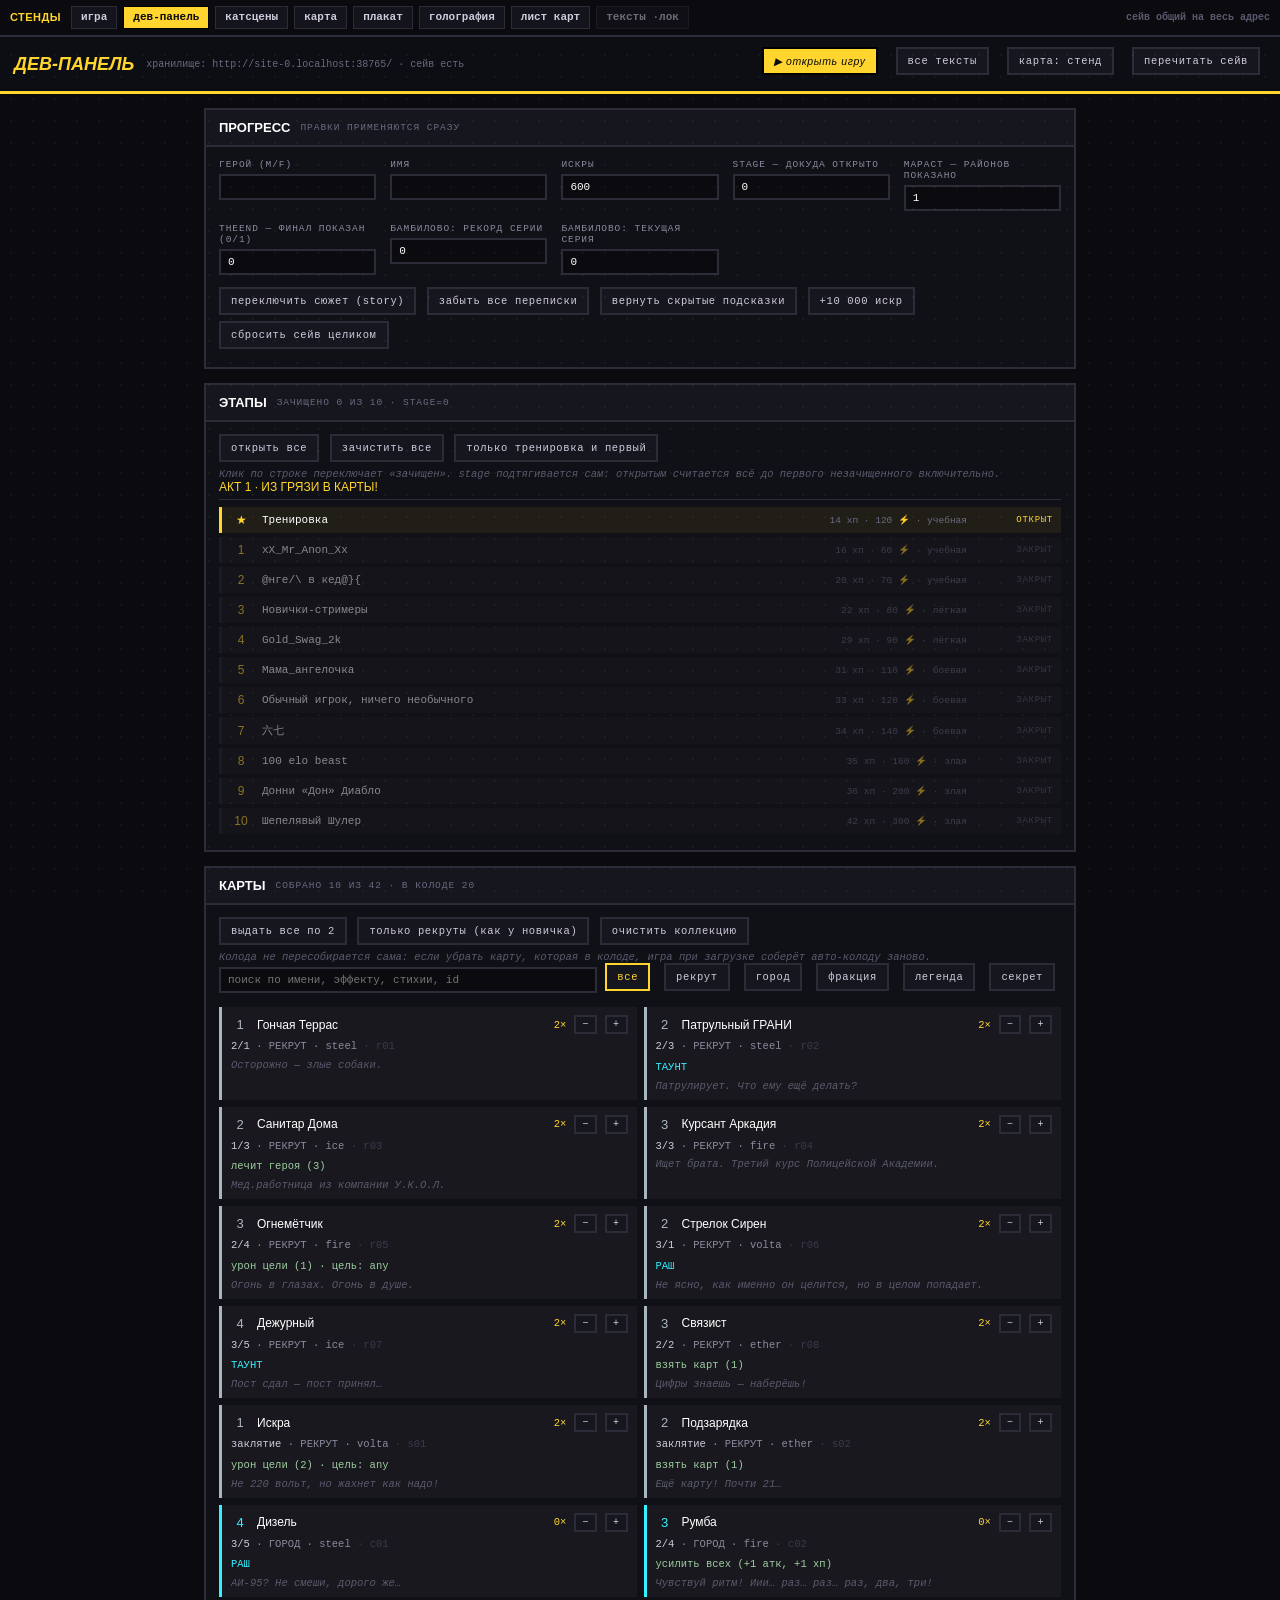
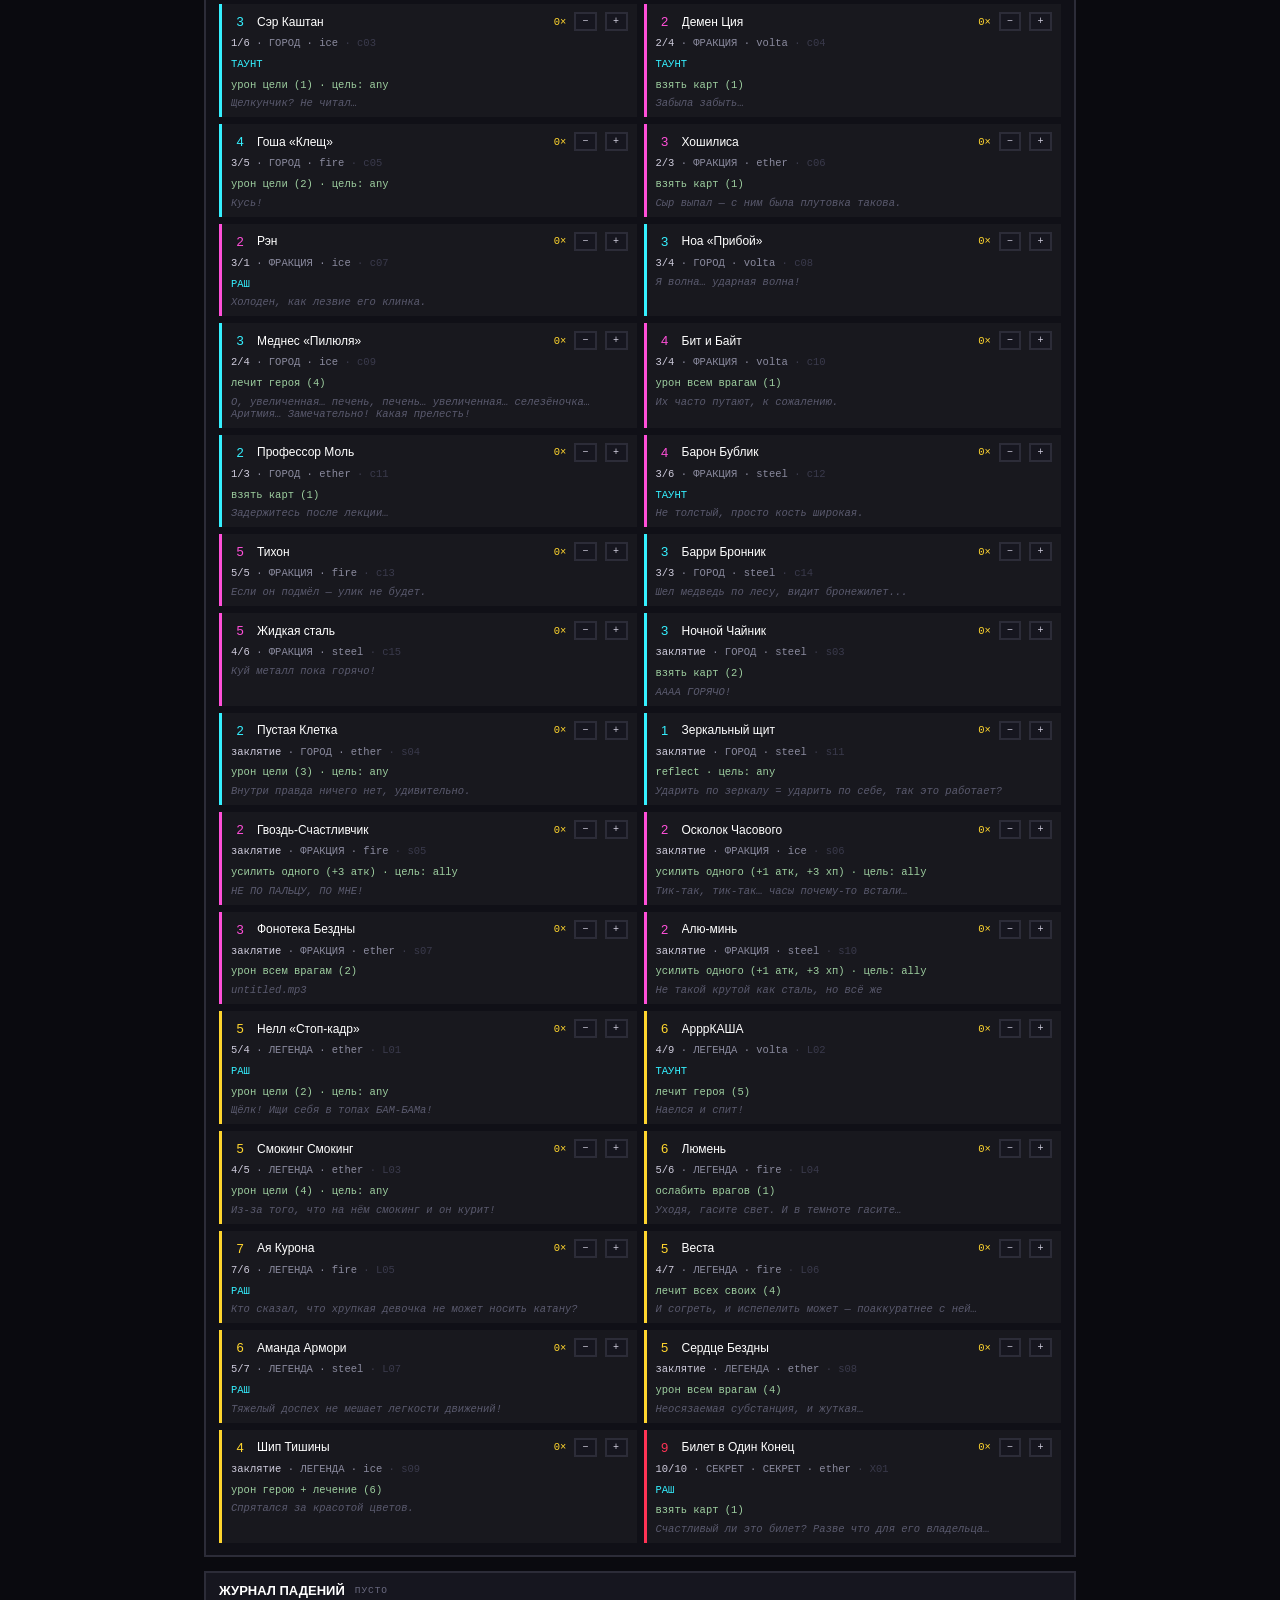
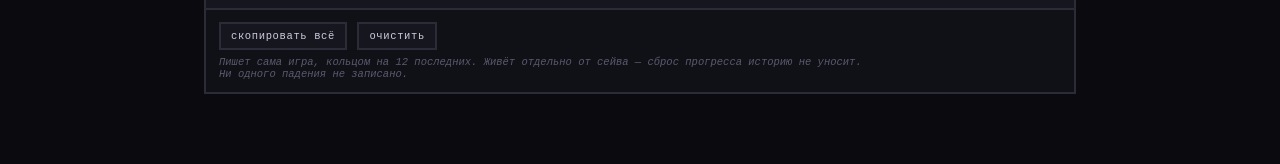
<file: dev.html>
<!doctype html>
<meta charset="utf-8">
<title>Дев-панель · БАМ-БАМ</title>
<meta name="viewport" content="width=device-width,initial-scale=1">

<!-- =========================================================================
     ДЕВ-ПАНЕЛЬ

     Отдельная страница, а не панель внутри игры. Три причины:
       - в игре её не нужно прятать за жестом и не нужно бояться, что она
         вылезет игроку;
       - она правит СЕЙВ, а не состояние в памяти: игра его перечитывает при
         загрузке, и достаточно нажать «открыть игру»;
       - падать ей можно свободно — игра от этого не сломается.

     Работает через тот же localStorage, что и игра (ключ bbduel), поэтому
     открывать надо с ТОГО ЖЕ адреса: localhost:8842/dev.html для стенда,
     967dev.github.io/TrickyDungeon/dev.html для живого. С другого адреса это
     другое хранилище, и правки уйдут в пустоту.

     Оговорка про Telegram: сейв там дублируется в CloudStorage, а панель туда
     не пишет. На телефоне правка доживёт до первой синхронизации с облаком —
     для отладки этого хватает, для «переноса прогресса» не годится.

     Данные (карты, этапы, районы) берутся из НАСТОЯЩЕГО js/02-data.js: своей
     копии здесь нет специально, копия разошлась бы с игрой.

     Метки сборки ?v=N тут НЕТ, в отличие от index.html: чем больше файлов её
     несут, тем вернее её забудут поднять, а забыть на index.html дорого, на
     инструменте — нет. Если панель показывает старое, обнови жёстко
     (Ctrl+Shift+R).
     ========================================================================= -->
<link rel="stylesheet" href="css/01-base.css">

<style>
/* Отменяем то, что css/01-base.css делает для ИГРЫ. Игра — приложение из
   экранов position:fixed, поэтому там html,body ростом ровно в экран и
   overflow:hidden, а выделение текста выключено, чтобы драг карт не превращался
   в выделение. Панель — обычная длинная страница: без этих трёх отмен она не
   прокручивается вовсе, а стек ошибки из неё не скопировать. */
html,body{height:auto;min-height:100%;overflow:visible}
body{margin:0;background:#0a0a0f;color:#e9e9f0;font-family:'Segoe UI',Helvetica,Arial,sans-serif;
  padding:0 0 40px;user-select:text;-webkit-user-select:text}
*{box-sizing:border-box}
a{color:var(--cyn)}
.шапка{position:sticky;top:0;z-index:10;display:flex;align-items:center;gap:12px;flex-wrap:wrap;
  padding:10px 14px;background:#0d0d14;border-bottom:3px solid var(--yel)}
.шапка h1{font-family:var(--disp);font-style:italic;font-size:18px;margin:0;color:var(--yel)}
.шапка .где{font-family:var(--mono);font-size:10px;color:#6a6a80;flex:1;min-width:120px}
.обёртка{max-width:900px;margin:0 auto;padding:14px}
section{border:2px solid #2c2c38;background:#101017;margin-bottom:14px}
section>h2{font-family:var(--disp);font-size:13px;margin:0;padding:10px 13px;
  background:#16161f;border-bottom:2px solid #2c2c38;color:#fff;
  display:flex;align-items:center;gap:10px;flex-wrap:wrap}
section>h2 small{font-family:var(--mono);font-size:9.5px;color:#6a6a80;font-weight:400;
  letter-spacing:.1em;text-transform:uppercase}
.тело{padding:12px 13px}
button{font-family:var(--mono);font-size:10.5px;letter-spacing:.06em;background:#16161f;
  color:#cfccdd;border:2px solid #2c2c38;padding:6px 10px;cursor:pointer;margin:0 6px 6px 0}
button:hover{border-color:var(--yel);color:var(--yel)}
button.важно{background:var(--yel);color:#0a0a0e;border-color:#000;
  font-family:var(--disp);font-style:italic}
button.важно:hover{color:#0a0a0e}
button.опасно:hover{border-color:var(--red);color:var(--red)}
input[type=text],input[type=number]{background:#0a0a0f;border:2px solid #2c2c38;color:#fff;
  font-family:var(--mono);font-size:11px;padding:5px 7px;width:100%}
label.поле{display:block;font-family:var(--mono);font-size:9.5px;color:#8a8a9e;
  letter-spacing:.1em;text-transform:uppercase;margin-bottom:12px}
label.поле span{display:block;margin-bottom:4px}
.сетка{display:grid;grid-template-columns:repeat(auto-fit,minmax(150px,1fr));gap:0 14px}

/* ---- этапы ---- */
.акт{font-family:var(--disp);font-size:12px;color:var(--yel);margin:14px 0 7px;
  border-bottom:1px solid #2c2c38;padding-bottom:5px}
.акт:first-child{margin-top:0}
.этап{display:flex;align-items:center;gap:10px;padding:6px 8px;margin-bottom:4px;
  background:rgba(255,255,255,.03);border-left:3px solid #262633;
  font-family:var(--mono);font-size:11px}
.этап.зачищен{border-left-color:#3dff8a}
.этап.открыт{border-left-color:var(--yel);background:rgba(255,213,46,.07)}
.этап.заперт{opacity:.5}
.этап .ном{font-family:var(--disp);font-size:12px;width:22px;flex:none;text-align:center;color:var(--yel)}
.этап .имя{flex:1;min-width:0;color:#fff;overflow:hidden;text-overflow:ellipsis;white-space:nowrap}
.этап .чис{color:#6a6a80;font-size:9.5px;flex:none}
.этап .метка{font-size:9px;letter-spacing:.08em;flex:none;width:76px;text-align:right}

/* ---- карты ----
   Список карт тут не только счётчик коллекции, но и СПРАВОЧНИК: цена, статы,
   стихия, ключевые слова, эффект и подпись. Эти данные больше нигде не видно
   разом — в игре карта показывается по одной, а в базе лежит одной строкой без
   расшифровки эффекта. */
.фильтр{display:flex;align-items:center;gap:8px;flex-wrap:wrap;margin-bottom:10px}
.фильтр input[type=text]{width:auto;flex:1;min-width:140px}
.фильтр button.вкл{border-color:var(--yel);color:var(--yel)}
.карты{display:grid;grid-template-columns:repeat(auto-fill,minmax(280px,1fr));gap:7px}
.карта{padding:8px 9px;background:rgba(255,255,255,.03);
  border-left:3px solid var(--tc);font-family:var(--mono);font-size:10.5px}
.карта .верх{display:flex;align-items:center;gap:8px}
.карта .цена{font-family:var(--disp);font-size:13px;color:var(--tc);width:18px;flex:none;
  text-align:center}
.карта .н{flex:1;min-width:0;font-family:var(--disp);font-size:12px;color:#fff;
  overflow:hidden;text-overflow:ellipsis;white-space:nowrap}
.карта .шт{color:var(--yel);width:26px;text-align:right;flex:none}
.карта button{margin:0;padding:2px 6px;font-size:10px}
.карта .строка{color:#8a8a9e;margin-top:5px;line-height:1.5}
.карта .строка b{color:#cfccdd;font-weight:400}
.карта .кл{color:var(--cyn)}
.карта .эф{color:#9ecfa0}
.карта .подпись{color:#5a5a6e;font-style:italic;margin-top:4px}
.карта .ид{color:#3a3a4c}

/* ---- ошибки ---- */
.ошибка{font-family:var(--mono);font-size:10px;padding:8px 9px;margin-bottom:6px;
  background:rgba(255,51,85,.07);border-left:3px solid var(--red);white-space:pre-wrap;
  word-break:break-word;color:#d8d8e2}
.ошибка b{color:var(--red)}
.пусто{font-family:var(--mono);font-size:10.5px;color:#5a5a6e;font-style:italic}
.весть{font-family:var(--mono);font-size:10px;color:#3dff8a;margin-left:auto}
</style>
<!-- ================= ПЕРЕХОДЫ МЕЖДУ СТЕНДАМИ =================
     Одна и та же полоса на всех рабочих страницах: с любой можно прыгнуть на
     любую. Собирается кодом из одного списка, а не переписывается руками в
     семи файлах — иначе они разъезжаются, и это уже было: dev.html звала три
     страницы из семи, а про остальные знал только тот, кто их делал.
     story.html помечена: она НЕ в репозитории (спойлеры), и с GitHub Pages её
     нет — ссылка честно об этом говорит, а не ведёт в 404 молча. -->
<style>
#дк{position:sticky;top:0;z-index:9999;display:flex;flex-wrap:wrap;gap:6px;align-items:center;
  padding:6px 10px;background:#0a0a0f;border-bottom:2px solid #2c2c38;
  font:600 11px/1 ui-monospace,Consolas,monospace}
#дк b{color:#ffd52e;font:900 11px/1 'Arial Black',Impact,sans-serif;letter-spacing:.04em;margin-right:4px}
#дк a{color:#cfccdd;text-decoration:none;padding:5px 9px;border:1px solid #2c2c38;background:#14141c}
#дк a:hover{border-color:#ffd52e;color:#ffd52e}
#дк a.тут{background:#ffd52e;color:#0a0a0f;border-color:#000}
#дк a.нет{opacity:.5}
#дк .прим{color:#5a5a6e;margin-left:auto;font-size:10px}
</style>
<nav id="дк"></nav>
<script>
(function(){
  var С=[["index.html","игра",1],["dev.html","дев-панель",1],["scene-lab.html","катсцены",1],
         ["map-lab.html","карта",1],["poster-lab.html","плакат",1],["holo-lab.html","голография",1],
         ["cards-sheet.html","лист карт",1],["story.html","тексты",0]];
  var тут=(location.pathname.split("/").pop()||"index.html");
  var n=document.getElementById("дк"), h='<b>СТЕНДЫ</b>';
  for(var i=0;i<С.length;i++){
    var f=С[i][0], имя=С[i][1], вПаблике=С[i][2];
    var кл=(f===тут?"тут":(вПаблике?"":"нет"));
    var зач=вПаблике?"":" title=\"нет на GitHub Pages — только локально\"";
    h+='<a class="'+кл+'" href="'+f+'"'+зач+'>'+имя+(вПаблике?"":" ·лок")+'</a>';
  }
  h+='<span class="прим">сейв общий на весь адрес</span>';
  n.innerHTML=h;
})();
</script>
<!-- ================= /ПЕРЕХОДЫ ================= -->


<div class="шапка">
  <h1>ДЕВ-ПАНЕЛЬ</h1>
  <span class="где" id="где"></span>
  <button class="важно" id="кИгра">▶ открыть игру</button>
  <button id="кТексты">все тексты</button>
  <button id="кСтенд">карта: стенд</button>
  <button id="кОбновить">перечитать сейв</button>
</div>

<div class="обёртка">

<section>
  <h2>ПРОГРЕСС <small>правки применяются сразу</small><span class="весть" id="вестьП"></span></h2>
  <div class="тело">
    <div class="сетка">
      <label class="поле"><span>герой (m/f)</span><input type="text" id="пГерой" maxlength="1"></label>
      <label class="поле"><span>имя</span><input type="text" id="пИмя" maxlength="14"></label>
      <label class="поле"><span>искры</span><input type="number" id="пИскры"></label>
      <label class="поле"><span>stage — докуда открыто</span><input type="number" id="пЭтап" min="0"></label>
      <label class="поле"><span>mapAct — районов показано</span><input type="number" id="пМапАкт" min="1"></label>
      <label class="поле"><span>theEnd — финал показан (0/1)</span><input type="number" id="пФинал" min="0" max="1"></label>
      <label class="поле"><span>БАМбилово: рекорд серии</span><input type="number" id="пРекорд" min="0"></label>
      <label class="поле"><span>БАМбилово: текущая серия</span><input type="number" id="пСерия" min="0"></label>
    </div>
    <button id="кСюжет">переключить сюжет (story)</button>
    <button id="кЧаты">забыть все переписки</button>
    <button id="кПодсказки">вернуть скрытые подсказки</button>
    <button id="кИскры">+10 000 искр</button>
    <button class="опасно" id="кСброс">сбросить сейв целиком</button>
  </div>
</section>

<section>
  <h2>ЭТАПЫ <small id="этапыСчёт"></small><span class="весть" id="вестьЭ"></span></h2>
  <div class="тело">
    <button id="кВсёОткрыть">открыть все</button>
    <button id="кВсёЗачистить">зачистить все</button>
    <button id="кНачало">только тренировка и первый</button>
    <p class="пусто">Клик по строке переключает «зачищен». stage подтягивается сам:
      открытым считается всё до первого незачищенного включительно.</p>
    <div id="этапы"></div>
  </div>
</section>

<section>
  <h2>КАРТЫ <small id="картыСчёт"></small><span class="весть" id="вестьК"></span></h2>
  <div class="тело">
    <button id="кКартыВсе">выдать все по 2</button>
    <button id="кКартыБаза">только рекруты (как у новичка)</button>
    <button class="опасно" id="кКартыНоль">очистить коллекцию</button>
    <p class="пусто">Колода не пересобирается сама: если убрать карту, которая в
      колоде, игра при загрузке соберёт авто-колоду заново.</p>
    <div class="фильтр" id="фильтр">
      <input type="text" id="пПоиск" placeholder="поиск по имени, эффекту, стихии, id">
      <button data-т="все" class="вкл">все</button>
    </div>
    <div class="карты" id="карты"></div>
  </div>
</section>

<section>
  <h2>ЖУРНАЛ ПАДЕНИЙ <small id="ошСчёт"></small><span class="весть" id="вестьО"></span></h2>
  <div class="тело">
    <button id="кОшКоп">скопировать всё</button>
    <button class="опасно" id="кОшЧист">очистить</button>
    <p class="пусто">Пишет сама игра, кольцом на 12 последних. Живёт отдельно от
      сейва — сброс прогресса историю не уносит.</p>
    <div id="ошибки"></div>
  </div>
</section>

</div>

<script src="js/02-data.js"></script>

<script>
/* ================= сейв =================
   Читаем и пишем то же, что игра: ключ bbduel, JSON целиком. Своей схемы у
   панели нет специально — она правит игровой сейв, а не свой.
   Мягко: неизвестные поля не трогаем, чтобы панель не отставала от игры при
   каждом новом флаге. */
const КЛЮЧ='bbduel', ОШКЛЮЧ='bbduel_err';
const $=s=>document.querySelector(s);
let С=null;

function читать(){
  try{ С=JSON.parse(localStorage.getItem(КЛЮЧ)||'null') }catch(e){ С=null }
  if(!С||typeof С!=='object')С={};
  if(!С.done||typeof С.done!=='object')С.done={};
  if(!С.inv ||typeof С.inv !=='object')С.inv={};
  if(!Array.isArray(С.deck))С.deck=[];
}
function писать(куда){
  try{ localStorage.setItem(КЛЮЧ,JSON.stringify(С)) }catch(e){}
  if(куда){ куда.textContent='сохранено'; setTimeout(()=>куда.textContent='',1400) }
}

/* stage — «докуда открыто». Держим его согласованным с done: игра запирает бой
   по i>S.stage, и вручную выставленный done без stage даёт зачищенный бой,
   в который нельзя войти. */
function подтянутьЭтап(){
  let n=0;
  for(let i=0;i<STAGES.length;i++){ if(С.done[i])n=i+1; else break }
  С.stage=Math.max(С.stage|0,n);
}

/* ================= прогресс ================= */
const поля=[['пГерой','hero','т'],['пИмя','name','т'],['пИскры','sparks','ч'],
            ['пЭтап','stage','ч'],['пМапАкт','mapAct','ч'],['пФинал','theEnd','ч'],
            /* БАМбилово лежит вложенным объектом (S.arc), поэтому путь через
               точку: читалка и писалка разбирают его сами. */
            ['пРекорд','arc.рек','ч'],['пСерия','arc.стрик','ч']];
/* Путь через точку: часть сейва лежит вложенно (arc.рек). Читалка возвращает
   undefined, если ветки нет, писалка ветку создаёт — панель не должна падать
   на сейве, где БАМбилово ещё ни разу не запускали. */
function взять(о,путь){
  return путь.split('.').reduce((у,к)=>(у&&у[к]!==undefined)?у[к]:undefined,о);
}
function положить(о,путь,зн){
  const ч=путь.split('.'), последний=ч.pop();
  let у=о;
  for(const к of ч){ if(!у[к]||typeof у[к]!=='object')у[к]={}; у=у[к] }
  у[последний]=зн;
}
function рисоватьПрогресс(){
  for(const [id,ключ,вид] of поля){
    const з=взять(С,ключ);
    $('#'+id).value = (з===undefined||з===null) ? (вид==='ч'?0:'') : з;
  }
}
function связатьПоля(){
  for(const [id,ключ,вид] of поля){
    $('#'+id).oninput=()=>{
      const v=$('#'+id).value;
      положить(С,ключ, вид==='ч' ? (parseInt(v,10)||0) : v);
      писать($('#вестьП')); рисоватьЭтапы();
    };
  }
}

/* ================= этапы ================= */
function рисоватьЭтапы(){
  подтянутьЭтап();
  let s='';
  let текАкт=null, n=0;
  STAGES.forEach((st,i)=>{
    if(st.акт!==текАкт){
      текАкт=st.акт; n=0;
      const а=АКТЫ.find(a=>a.акт===текАкт)||{};
      s+='<div class="акт">АКТ '+текАкт+' · '+(а.титул||а.имя||'без имени')+
         (текАкт>ФИНАЛ?' — за границей выпуска':'')+'</div>';
    }
    const зач=!!С.done[i], зап=i>(С.stage|0);
    const метка=зач?'ЗАЧИЩЕН':(зап?'ЗАКРЫТ':'ОТКРЫТ');
    s+='<div class="этап '+(зач?'зачищен':(зап?'заперт':'открыт'))+
      '" data-i="'+i+'">'+
      '<span class="ном">'+(st.tutorial?'★':(++n))+'</span>'+
      '<span class="имя">'+st.n+'</span>'+
      '<span class="чис">'+st.hp+' хп · '+st.reward+' ⚡ · '+(DIFF[i]||'?')+'</span>'+
      '<span class="метка" style="color:'+(зач?'#3dff8a':зап?'#5a5a6e':'#ffd52e')+'">'+
        метка+'</span></div>';
  });
  $('#этапы').innerHTML=s;
  const всего=STAGES.filter(st=>!st.tutorial).length;
  const сделано=STAGES.filter((st,i)=>!st.tutorial&&С.done[i]).length;
  $('#этапыСчёт').textContent='зачищено '+сделано+' из '+всего+' · stage='+(С.stage|0);
  document.querySelectorAll('#этапы .этап').forEach(el=>el.onclick=()=>{
    const i=+el.dataset.i;
    if(С.done[i])delete С.done[i]; else С.done[i]=1;
    писать($('#вестьЭ')); рисоватьЭтапы(); рисоватьПрогресс();
  });
}

/* ================= карты =================
   Эффект расшифровываем ЗДЕСЬ, коротко и по данным. Тянуть игровой effDesc()
   нельзя: он живёт в 06-menu.js, тащит за собой plural из 09-chat.js и пишет
   текст для игрока — с «боевым кличем» и «эхо-заклятием». Панели нужно обратное:
   что в поле eff лежит на самом деле. */
const ЭФФЕКТЫ={
  dmg:'урон цели', healHero:'лечит героя', healAll:'лечит всех своих',
  draw:'взять карт', buff:'усилить одного', buffAll:'усилить всех',
  aoe:'урон всем врагам', weaken:'ослабить врагов',
  drain:'урон герою + лечение', mana:'мана на ход'
};
function эффектом(c){
  const e=c.eff; if(!e)return '';
  const имя=ЭФФЕКТЫ[e.k]||e.k;
  const ч=[];
  if(e.v!==undefined)ч.push(e.v);
  if(e.a)ч.push('+'+e.a+' атк');
  if(e.h)ч.push('+'+e.h+' хп');
  return имя+(ч.length?' ('+ч.join(', ')+')':'')+(e.tg?' · цель: '+e.tg:'');
}
const КЛЮЧИ={taunt:'ТАУНТ',rush:'РАШ'};

let тир='все', поиск='';
function рисоватьКарты(){
  const пул=CARDS.filter(c=>!c.noColl);
  const п=поиск.trim().toLowerCase();
  const видно=пул.filter(c=>{
    if(тир!=='все'&&String(c.t)!==тир)return false;
    if(!п)return true;
    /* Искать надо и по тому, что ВИДНО: «таунт» на экране есть, а в данных
       лежит taunt, и поиск по русскому слову не находил ничего. */
    return (c.n+' '+c.id+' '+(c.el||'')+' '+(c.fl||'')+' '+эффектом(c)+' '+
            (TIER_NAMES[c.t]||'')+' '+
            (c.kw||[]).join(' ')+' '+
            (c.kw||[]).map(k=>КЛЮЧИ[k]||k).join(' ')
           ).toLowerCase().includes(п);
  });
  $('#карты').innerHTML=видно.map(c=>{
    const цв=c.ult?'#ff3355':TIER_HEX[c.t];
    const шт=С.inv[c.id]|0;
    const статы=c.ty==='u'?(c.a+'/'+c.h):'заклятие';
    const кл=(c.kw||[]).map(k=>КЛЮЧИ[k]||k).join(' · ');
    const эф=эффектом(c);
    return '<div class="карта" style="--tc:'+цв+'" data-id="'+c.id+'">'+
      '<div class="верх">'+
        '<span class="цена">'+c.c+'</span>'+
        '<span class="н">'+уй(c.n)+'</span>'+
        '<span class="шт">'+шт+'×</span>'+
        '<button data-d="-1">−</button><button data-d="1">+</button>'+
      '</div>'+
      '<div class="строка"><b>'+статы+'</b> · '+(TIER_NAMES[c.t]||'?')+
        (c.ult?' · СЕКРЕТ':'')+' · '+(c.el||'—')+
        '<span class="ид"> · '+c.id+'</span></div>'+
      (кл?'<div class="строка кл">'+кл+'</div>':'')+
      (эф?'<div class="строка эф">'+уй(эф)+'</div>':'')+
      (c.fl?'<div class="подпись">'+уй(c.fl)+'</div>':'')+
    '</div>';
  }).join('')||'<p class="пусто">Ничего не нашлось.</p>';
  const есть=пул.filter(c=>(С.inv[c.id]|0)>0).length;
  $('#картыСчёт').textContent='собрано '+есть+' из '+пул.length+
    ' · в колоде '+(С.deck?С.deck.length:0)+
    (видно.length!==пул.length?(' · показано '+видно.length):'');
  document.querySelectorAll('#карты button[data-d]').forEach(b=>b.onclick=()=>{
    const id=b.closest('.карта').dataset.id;
    const n=Math.max(0,Math.min(20,(С.inv[id]|0)+ +b.dataset.d));
    if(n)С.inv[id]=n; else delete С.inv[id];
    писать($('#вестьК')); рисоватьКарты();
  });
}
/* Кнопки тиров строим из TIER_NAMES, а не пишем руками: тир добавят — кнопка
   появится сама. */
function собратьФильтр(){
  const ф=$('#фильтр');
  TIER_NAMES.forEach((имя,i)=>{
    const b=document.createElement('button');
    b.dataset.т=String(i); b.textContent=имя.toLowerCase();
    ф.appendChild(b);
  });
  ф.querySelectorAll('button[data-т]').forEach(b=>b.onclick=()=>{
    тир=b.dataset.т;
    ф.querySelectorAll('button[data-т]').forEach(x=>x.classList.toggle('вкл',x===b));
    рисоватьКарты();
  });
  $('#пПоиск').oninput=()=>{ поиск=$('#пПоиск').value; рисоватьКарты() };
}

/* ================= журнал падений ================= */
function читатьОшибки(){
  try{ const a=JSON.parse(localStorage.getItem(ОШКЛЮЧ)||'[]'); return Array.isArray(a)?a:[] }
  catch(e){ return [] }
}
function рисоватьОшибки(){
  const сп=читатьОшибки();
  $('#ошСчёт').textContent=сп.length?('записей: '+сп.length):'пусто';
  $('#ошибки').innerHTML = сп.length
    ? сп.slice().reverse().map(з=>'<div class="ошибка"><b>'+уй(з.m||'?')+'</b>\n'+
        уй((з.t||'').replace('T',' ').slice(0,19))+' · экран: '+уй(з.экран||'?')+
        (з.s?('\n\n'+уй(з.s)):'')+'</div>').join('')
    : '<p class="пусто">Ни одного падения не записано.</p>';
}
const уй=t=>String(t).replace(/[&<>]/g,c=>({'&':'&amp;','<':'&lt;','>':'&gt;'}[c]));

/* ================= кнопки ================= */
function связатьКнопки(){
  /* Метка времени в адресе, а не метка сборки: панель не должна знать её
     номер, а свежий index.html тут нужен всегда. */
  $('#кИгра').onclick=()=>location.href='index.html?t='+Date.now();
  $('#кТексты').onclick=()=>location.href='story.html';
  $('#кСтенд').onclick=()=>location.href='map-lab.html';
  $('#кОбновить').onclick=()=>{ всё() };

  $('#кСюжет').onclick=()=>{ С.story=С.story?0:1; писать($('#вестьП')); рисоватьПрогресс() };
  $('#кЧаты').onclick=()=>{ С.chats={}; писать($('#вестьП')) };
  $('#кПодсказки').onclick=()=>{ С.hints={}; писать($('#вестьП')) };
  $('#кИскры').onclick=()=>{ С.sparks=(С.sparks|0)+10000; писать($('#вестьП')); рисоватьПрогресс() };
  $('#кСброс').onclick=()=>{
    if(!confirm('Стереть сейв целиком? Журнал падений останется.'))return;
    localStorage.removeItem(КЛЮЧ); localStorage.removeItem('bbduel_battle');
    всё();
  };

  $('#кВсёОткрыть').onclick=()=>{ С.stage=STAGES.length; писать($('#вестьЭ'));
    рисоватьЭтапы(); рисоватьПрогресс() };
  $('#кВсёЗачистить').onclick=()=>{ С.done={};
    STAGES.forEach((st,i)=>С.done[i]=1); С.stage=STAGES.length;
    писать($('#вестьЭ')); рисоватьЭтапы(); рисоватьПрогресс() };
  $('#кНачало').onclick=()=>{ С.done={}; С.stage=1; С.mapAct=1; С.theEnd=0;
    писать($('#вестьЭ')); рисоватьЭтапы(); рисоватьПрогресс() };

  $('#кКартыВсе').onclick=()=>{ С.inv={};
    CARDS.filter(c=>!c.noColl).forEach(c=>С.inv[c.id]=2);
    писать($('#вестьК')); рисоватьКарты() };
  $('#кКартыБаза').onclick=()=>{ С.inv={};
    CARDS.filter(c=>c.t===0&&!c.noColl).forEach(c=>С.inv[c.id]=2);
    писать($('#вестьК')); рисоватьКарты() };
  $('#кКартыНоль').onclick=()=>{ С.inv={}; писать($('#вестьК')); рисоватьКарты() };

  $('#кОшКоп').onclick=()=>{
    const t=читатьОшибки().map(з=>[з.t,з.экран,з.m,з.s].join('\n')).join('\n\n---\n\n');
    try{ navigator.clipboard.writeText(t||'(пусто)');
      $('#вестьО').textContent='скопировано';
      setTimeout(()=>$('#вестьО').textContent='',1400) }
    catch(e){ prompt('Скопируй вручную:',t) }
  };
  $('#кОшЧист').onclick=()=>{ localStorage.removeItem(ОШКЛЮЧ); рисоватьОшибки() };
}

function всё(){
  читать();
  $('#где').textContent='хранилище: '+location.origin+location.pathname.replace(/dev\.html$/,'')+
    ' · сейв '+(localStorage.getItem(КЛЮЧ)?'есть':'пустой');
  рисоватьПрогресс(); рисоватьЭтапы(); рисоватьКарты(); рисоватьОшибки();
}
связатьПоля(); связатьКнопки(); собратьФильтр(); всё();
</script>
</file>
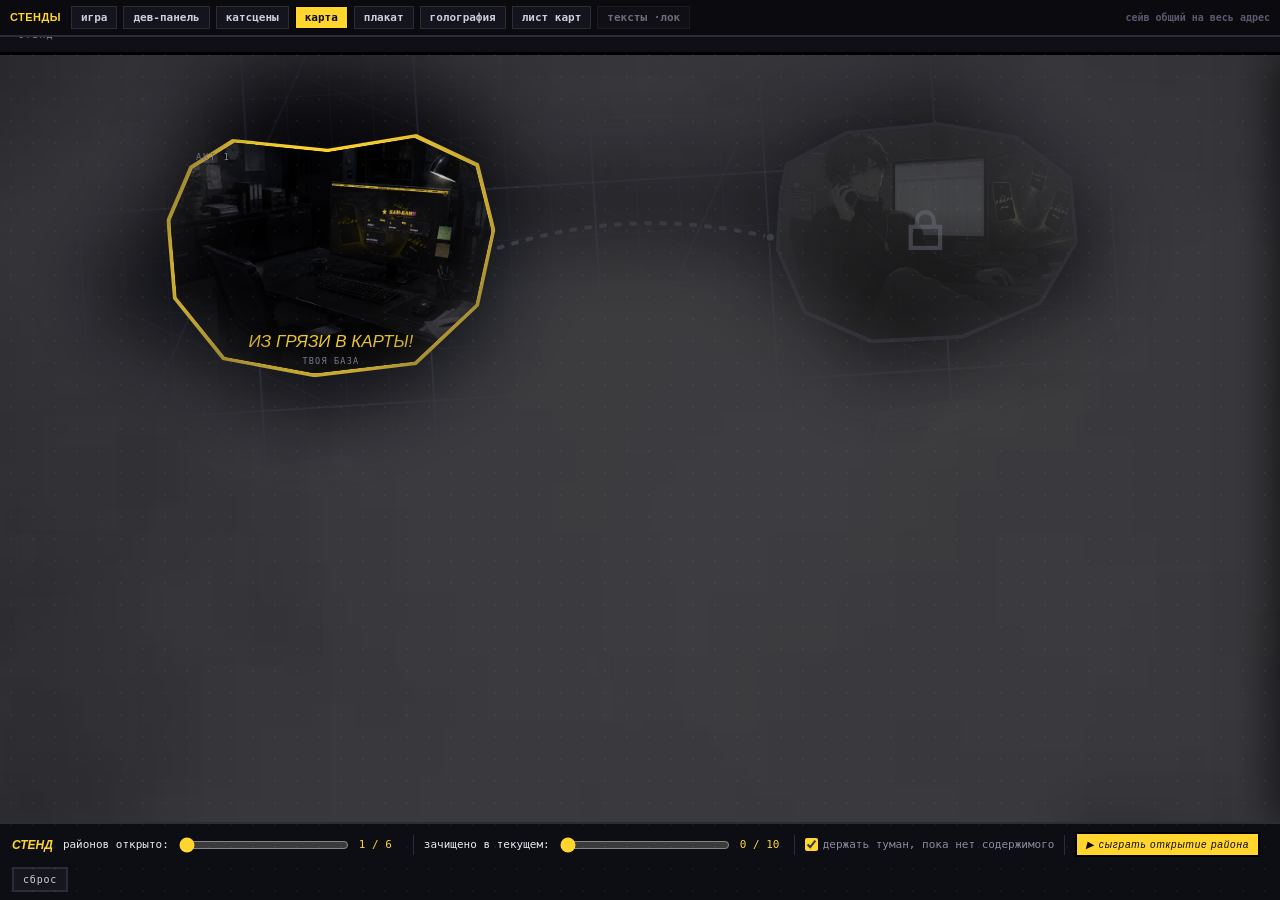
<file: map-lab.html>
<!doctype html>
<meta charset="utf-8">
<title>Стенд: карта города</title>
<meta name="viewport" content="width=device-width,initial-scale=1">

<!-- =========================================================================
     СТЕНД КАРТЫ ГОРОДА

     Он подключает НАСТОЯЩИЕ файлы карты — css/11-map.css и js/13-map.js — и
     кормит их выдуманными данными. Раньше здесь лежала своя копия всей карты, и
     это был вопрос времени, когда копия и игра разойдутся: ровно этот класс
     ошибок в проекте уже стрелял (одно правило в двух местах, разошлись, нашли
     через неделю). Теперь реализация одна.

     Зачем стенд нужен вообще. В игре есть ОДИН акт, поэтому открытие района —
     самое дорогое, что карта умеет, — в игре не запускается: следующий район
     пуст, и туман с него честно не сходит. Проверять это можно только на
     данных, до которых игра ещё не доросла. Стенд их и выдаёт: дописывает
     районам 2–6 имена и арт, а этапам — принадлежность акту.

     Игровые глобали заменены заглушками ниже. Список короткий нарочно: если он
     начнёт разрастаться, это сигнал, что карта тянет на себя то, чего ей знать
     не надо.

     Метки сборки ?v=N тут НЕТ, в отличие от index.html (см. dev.html о том же).
     Показывает старое — обнови жёстко.
     ========================================================================= -->
<link rel="stylesheet" href="css/01-base.css">
<link rel="stylesheet" href="css/02-menu.css">
<link rel="stylesheet" href="css/11-map.css">

<style>
/* Свои правила идут БЕЗ @layer, поэтому перебивают слои игры — стенду это
   разрешено. */
body{margin:0;background:var(--bg,#0a0a0f);color:#e9e9f0;overflow:hidden;
  font-family:'Segoe UI',Helvetica,Arial,sans-serif}
*{box-sizing:border-box}
/* Экран отдаёт полосу внизу пульту. С запасом: пульт переносится на две
   строки на узком окне и наезжает на нижний район. */
#scr-stages{bottom:78px}

/* Пульт стенда. В игре его не будет — он тут, чтобы можно было ПОКРУТИТЬ
   прогресс и увидеть, как отступает туман. Это главное, что стенд показывает:
   не картинку, а поведение. */
#пульт{position:fixed;left:0;right:0;bottom:0;z-index:50;display:flex;gap:10px;
  align-items:center;flex-wrap:wrap;padding:8px 12px;background:#0d0d14;
  border-top:2px solid #2c2c38;font-family:var(--mono);font-size:11px}
#пульт b{font-family:var(--disp);font-style:italic;color:var(--yel);font-size:12px}
#пульт input[type=range]{width:170px;accent-color:var(--yel)}
#пульт .знач{color:var(--yel);min-width:44px}
#пульт .разд{width:1px;height:20px;background:#2c2c38}
#пульт label{display:flex;align-items:center;gap:5px;color:#8a8a9e;cursor:pointer}
#пульт input[type=checkbox]{accent-color:var(--yel)}
#пульт button{font-family:var(--mono);font-size:10px;letter-spacing:.08em;
  background:#16161f;color:#cfccdd;border:2px solid #2c2c38;padding:5px 9px;cursor:pointer}
#пульт button:hover{border-color:var(--yel);color:var(--yel)}
#пульт button.главная{background:var(--yel);color:#0a0a0e;border-color:#000;
  font-family:var(--disp);font-style:italic}
#пульт button.главная:hover{color:#0a0a0e}
</style>
<!-- ================= ПЕРЕХОДЫ МЕЖДУ СТЕНДАМИ =================
     Одна и та же полоса на всех рабочих страницах: с любой можно прыгнуть на
     любую. Собирается кодом из одного списка, а не переписывается руками в
     семи файлах — иначе они разъезжаются, и это уже было: dev.html звала три
     страницы из семи, а про остальные знал только тот, кто их делал.
     story.html помечена: она НЕ в репозитории (спойлеры), и с GitHub Pages её
     нет — ссылка честно об этом говорит, а не ведёт в 404 молча. -->
<style>
#дк{position:sticky;top:0;z-index:9999;display:flex;flex-wrap:wrap;gap:6px;align-items:center;
  padding:6px 10px;background:#0a0a0f;border-bottom:2px solid #2c2c38;
  font:600 11px/1 ui-monospace,Consolas,monospace}
#дк b{color:#ffd52e;font:900 11px/1 'Arial Black',Impact,sans-serif;letter-spacing:.04em;margin-right:4px}
#дк a{color:#cfccdd;text-decoration:none;padding:5px 9px;border:1px solid #2c2c38;background:#14141c}
#дк a:hover{border-color:#ffd52e;color:#ffd52e}
#дк a.тут{background:#ffd52e;color:#0a0a0f;border-color:#000}
#дк a.нет{opacity:.5}
#дк .прим{color:#5a5a6e;margin-left:auto;font-size:10px}
</style>
<nav id="дк"></nav>
<script>
(function(){
  var С=[["index.html","игра",1],["dev.html","дев-панель",1],["scene-lab.html","катсцены",1],
         ["map-lab.html","карта",1],["poster-lab.html","плакат",1],["holo-lab.html","голография",1],
         ["cards-sheet.html","лист карт",1],["story.html","тексты",0]];
  var тут=(location.pathname.split("/").pop()||"index.html");
  var n=document.getElementById("дк"), h='<b>СТЕНДЫ</b>';
  for(var i=0;i<С.length;i++){
    var f=С[i][0], имя=С[i][1], вПаблике=С[i][2];
    var кл=(f===тут?"тут":(вПаблике?"":"нет"));
    var зач=вПаблике?"":" title=\"нет на GitHub Pages — только локально\"";
    h+='<a class="'+кл+'" href="'+f+'"'+зач+'>'+имя+(вПаблике?"":" ·лок")+'</a>';
  }
  h+='<span class="прим">сейв общий на весь адрес</span>';
  n.innerHTML=h;
})();
</script>
<!-- ================= /ПЕРЕХОДЫ ================= -->


<!-- Разметка — та же, что в index.html. Расходиться ей нельзя: селекторы у
     стилей и поиск узлов в js/13-map.js общие. -->
<div class="screen on" id="scr-stages">
  <div class="topbar">
    <div><div class="tbTitle">КАРТА ГОРОДА</div><div class="tbSub" id="stSub">стенд</div></div>
    <div class="tbSpace"></div>
  </div>
  <div class="stBody mapScene" id="mapScene">
    <div class="mapScroll" id="mapScroll">
      <div class="mapCity" id="mapCity">
        <div class="mapGrid a"></div>
        <div class="mapGrid b"></div>
        <div class="mapBlocks"></div>
        <div class="mapVign"></div>
        <svg class="mapRoads" id="mapRoads"></svg>
        <svg class="mapTrace" id="mapTrace"></svg>
        <svg class="mapFog" id="mapFog"></svg>
        <svg class="mapFog" id="mapFog2"></svg>
      </div>
    </div>
    <div class="mapBack" id="mapBack"></div>
    <div class="mapPanel" id="mapPanel">
      <div class="mpHead">
        <div class="mpAct" id="mpAct">АКТ 1</div>
        <div class="mpTitle" id="mpTitle">—</div>
        <div class="mpCount" id="mpCount"></div>
        <button class="mpClose" id="mpClose" aria-label="Закрыть">✕</button>
        <div id="mpStoryBox"></div>
      </div>
      <div class="mpList" id="mpList"></div>
    </div>
  </div>
</div>

<div id="пульт">
  <b>СТЕНД</b>
  <span>районов открыто:</span>
  <input type="range" id="пРайоны" min="1" max="6" value="1">
  <span class="знач" id="пРайоныЗнач">1 / 6</span>
  <span class="разд"></span>
  <span>зачищено в текущем:</span>
  <input type="range" id="пПрогресс" min="0" max="10" value="0">
  <span class="знач" id="пПрогрессЗнач">0 / 10</span>
  <span class="разд"></span>
  <label><input type="checkbox" id="пЖдать" checked> держать туман, пока нет содержимого</label>
  <span class="разд"></span>
  <button id="кОткрыть" class="главная">▶ сыграть открытие района</button>
  <button id="кСброс">сброс</button>
</div>

<script>
/* ================= заглушки игры =================
   Всё, что карта берёт снаружи. Заглушки нарочно тупые: стенд проверяет карту,
   а не игру, и любая логика здесь была бы второй реализацией. */
const $  = s => document.querySelector(s);
const $$ = s => [...document.querySelectorAll(s)];
/* theEnd сразу 1: финал доступного содержимого — экран игры, у стенда его нет,
   и вставать он тут не должен. */
const S  = {done:{}, stage:99, hero:'m', story:1, mapAct:1, theEnd:1};
const save = () => {};
let CUR = 'stages';
const sfx = {ui(){}};
const CHATS = {};
const chatSeen = () => true;
const openChat = () => {};
const STORIES = {m:{title:'СЦЕНА АКТА', intro:''}};
const curStory = () => STORIES.m;
const vnLoad = (_a,_b,к) => к && к();
const startStory = к => к && к();
const go = () => {};
const toast = () => {};
/* Единственная заглушка с поведением: показать, что дверь в бой сработала. */
const enterStage = i => {
  const п = $('#stSub');
  п.textContent = 'стенд: пошли бы в бой «' + STAGES[i].n + '» (этап ' + i + ')';
};
</script>

<script src="js/02-data.js"></script>

<script>
/* ================= выдуманное содержимое =================
   Игра знает один акт. Стенд дописывает остальные пять — иначе не посмотреть ни
   как туман отходит по всем шести, ни как играется открытие.
   Имена боёв — из акта 1: свои напишет автор, и придумывать за него тут нечего.
   Делать это НАДО ДО js/13-map.js: он читает АКТЫ и STAGES при отрисовке, но
   пусть данные будут целыми с самого начала. */
(() => {
  const образцы = STAGES.filter(st => st.акт === 1 && !st.tutorial);
  const арты = ['art/story/boy1.webp','art/cards/c13.webp','art/story/scene1.webp',
                'art/story/boy3.webp','art/story/scene2.webp'];
  const имена = [['БАР','«ЧЁРНАЯ ЗВЕЗДА»'],['УЛИЦЫ ГОРОДА',''],['РЫНОК','СЕРАЯ ЗОНА'],
                 ['ВОКЗАЛ','ТРАНЗИТ'],['ВЕРХНИЙ ЯРУС','ТУДА НЕ ХОДЯТ']];
  АКТЫ.forEach((а, i) => {
    if (i === 0) return;
    а.имя  = имена[i-1][0];
    а.под  = имена[i-1][1];
    а.титул = 'АКТ ' + а.акт + ' · ' + имена[i-1][0];
    а.арт  = арты[i-1];
    for (const о of образцы) STAGES.push(Object.assign({}, о, {акт:а.акт}));
  });
  /* DIFF индексируется этапом, а этапов стало вшестеро больше. */
  while (DIFF.length < STAGES.length) DIFF.push('стенд');
  /* Граница выпуска поднимается до всех районов: в игре она стоит на втором
     акте, и с ней стенд не смог бы показать ни одного открытия. */
  ФИНАЛ = АКТЫ.length;
})();
</script>

<script src="js/13-map.js"></script>

<script>
/* ================= пульт =================
   Два ползунка нарочно РАЗВЯЗАНЫ: туман ходит по районам, а не по боям, и
   смотреть на него удобнее, дёргая районы напрямую.
   Прогресс кладём в S.done, а не в МАП: карта должна считать состояние сама,
   иначе стенд проверял бы не её. */
const прР = $('#пРайоны'), прЗ = $('#пПрогресс'), жд = $('#пЖдать');
const боиПоАктам = n => боиАкта(n).filter(i => !STAGES[i].tutorial);

function разложить(){
  S.done = {};
  const актов = +прР.value, зачищено = +прЗ.value;
  /* Все районы до текущего — зачищены целиком. */
  for (let a = 1; a < актов; a++) for (const i of боиПоАктам(a)) S.done[i] = 1;
  /* В текущем — сколько указано ползунком. */
  боиПоАктам(актов).slice(0, зачищено).forEach(i => S.done[i] = 1);
  /* stage держим впереди всего: запертые строки в табло стенду не нужны. */
  S.mapAct = актов;
  $('#пРайоныЗнач').textContent = актов + ' / ' + АКТЫ.length;
  $('#пПрогрессЗнач').textContent = зачищено + ' / ' + боиПоАктам(актов).length;
}
function обновить(){
  МАП.ждать = жд.checked;
  разложить();
  renderStages();
}
прР.oninput = обновить;
прЗ.oninput = обновить;
жд.onchange = обновить;

/* Открытие играем ЧЕРЕЗ настоящий путь: доводим прогресс до конца текущего
   района и просим карту догнать. Так стенд проверяет ту же дорогу, по которой
   игрок придёт с последнего боя, а не отдельную кнопку. */
$('#кОткрыть').onclick = () => {
  const актов = +прР.value;
  if (актов >= АКТЫ.length) return;
  for (const i of боиПоАктам(актов)) S.done[i] = 1;
  S.mapAct = актов;                       /* показ ещё на прежнем районе */
  прР.value = актов + 1; прЗ.value = 0;
  $('#пРайоныЗнач').textContent = (актов+1) + ' / ' + АКТЫ.length;
  $('#пПрогрессЗнач').textContent = '0 / ' + боиПоАктам(актов+1).length;
  renderStages();
};
$('#кСброс').onclick = () => {
  /* Сброс обязан вернуть и следы открытия: иначе следующий показ стартует с
     уже затухшим слоем и растворение не видно. */
  мПоказ++;
  for (const с of [$('#mapFog'), $('#mapFog2')]){
    с.classList.remove('gone','on');
    с.style.transformOrigin = '';
    мПорыв(с, 1);
  }
  мАктивный = $('#mapFog'); мСпящий = $('#mapFog2');
  мАктивный.classList.add('on');
  $('#mapTrace').innerHTML = '';
  прР.value = 1; прЗ.value = 0; жд.checked = true;
  $('#stSub').textContent = 'стенд';
  обновить();
};

обновить();
</script>
</file>
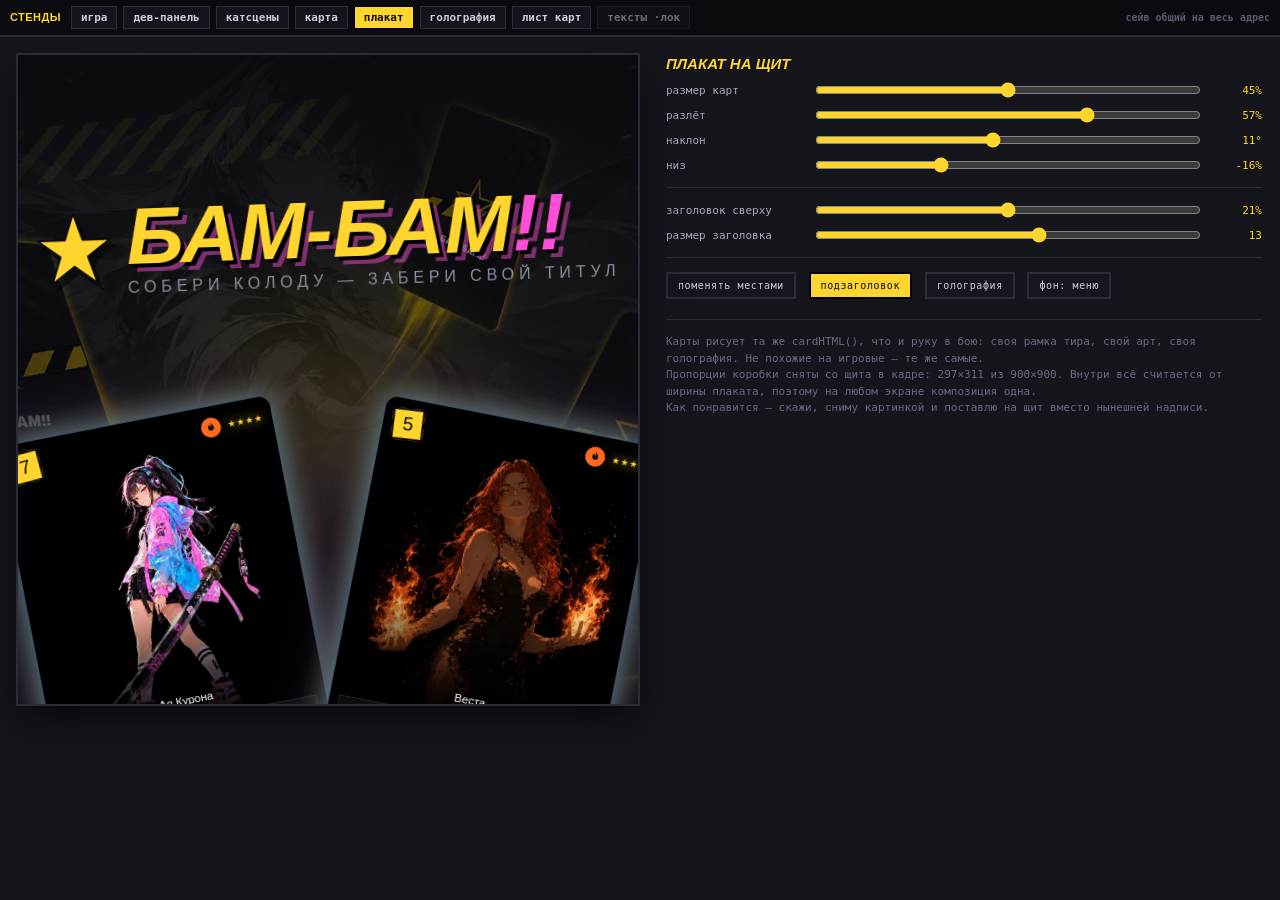
<file: poster-lab.html>
<!doctype html>
<meta charset="utf-8">
<title>Стенд: плакат на щите</title>
<meta name="viewport" content="width=device-width,initial-scale=1">

<!-- =========================================================================
     СТЕНД ПЛАКАТА

     Собирает рекламный плакат БАМ-ПАКа, который встанет на пустое жёлтое поле
     щита в кадре «Кофейня». Отдельной страницей нарочно: сперва посмотреть,
     потом менять игру.

     Всё берётся НАСТОЯЩЕЕ, своих копий тут нет ни одной:
       — фон и заголовок      — css/02-menu.css, те же классы, что в меню;
       — карты                — cardHTML() из js/07-cards.js, та же функция,
                                что рисует руку в бою, со своей голографией,
                                рамкой тира и артом.
     Поэтому плакат не «похож на игру», а сделан из неё.

     Первым заходом здесь стояли ВЫРЕЗАННЫЕ персонажи, и это не сработало:
     вырезка шла по яркости (арт рисовался на чёрном), а у Весты тёмное платье —
     она получалась полупрозрачной. Карты этой беды лишены: у них своя рамка и
     свой фон, и на любой подложке они читаются целиком.

     Пропорции коробки — по замеру самого кадра: жёлтое поле лежит в
     x 50.3..83.3%, y 9.8..44.3% от картинки 900×900, то есть 297×311 пикселей.
     Отсюда 0.955 — почти квадрат, чуть в высоту.
     ========================================================================= -->
<link rel="stylesheet" href="css/01-base.css">
<link rel="stylesheet" href="css/02-menu.css">
<link rel="stylesheet" href="css/04-cards.css">

<style>
/* Отменяем то, что 01-base.css делает с документом: он нужен ради переменных
   и стилей карты, но превращает страницу в приложение на весь экран
   (`html,body{height:var(--app-h)}`, `body{overflow:hidden}`). Стенд длиннее
   окна — и просто переставал листаться. */
html,body{height:auto;min-height:100%;overflow:visible}
body{margin:0;background:#15151c;color:#e9e9f0;font-family:'Segoe UI',Helvetica,Arial,sans-serif;
  user-select:text;-webkit-user-select:text}
body::before{display:none}
*{box-sizing:border-box}
#верх{display:flex;gap:28px;align-items:flex-start;padding:18px;flex-wrap:wrap}

/* Коробка плаката. Размер экранный, пропорции — щита. */
#плакат{position:relative;width:620px;aspect-ratio:.955;flex:none;
  overflow:hidden;background:#0a0a0f;
  /* контейнер запросов: всё внутри считается от ШИРИНЫ ПЛАКАТА, а не экрана —
     иначе на другом мониторе композиция поедет. */
  container-type:inline-size;
  box-shadow:0 0 0 2px #2c2c38, 0 18px 40px rgba(0,0,0,.6)}

/* Карты. Веером, с наклоном в разные стороны и лёгким нахлёстом — так это
   читается как реклама пака, а не как две карточки в ряд. */
.карта{position:absolute;bottom:var(--низ);width:var(--ширК);
  filter:drop-shadow(0 10px 22px rgba(0,0,0,.6))}
.карта.л{left:50%;transform:translateX(calc(-50% - var(--разлёт))) rotate(calc(var(--наклон) * -1))}
.карта.п{left:50%;transform:translateX(calc(-50% + var(--разлёт))) rotate(var(--наклон));z-index:2}

/* Заголовок — те же классы, что в меню, только размер считается от плаката. */
#шапкаЛого{position:absolute;left:50%;top:var(--верхЛого);transform:translateX(-50%) rotate(-2deg);
  z-index:5;display:flex;align-items:center;gap:2.5cqw;white-space:nowrap;max-width:94cqw}
#шапкаЛого .mStar{width:9.2cqw;height:9.2cqw}
#шапкаЛого .mTitle{font-size:10cqw;line-height:.95}
#шапкаЛого .mSub{font-size:2.6cqw;margin-top:.6cqw}

/* Пульт. */
#пульт{flex:1;min-width:300px;font-family:var(--mono);font-size:11px}
#пульт h2{font-family:var(--disp);font-style:italic;color:var(--yel);font-size:15px;margin:0 0 10px}
#пульт label{display:flex;align-items:center;gap:9px;margin-bottom:9px;color:#a8a8bc}
#пульт label span{flex:none;width:140px}
#пульт input[type=range]{flex:1;accent-color:var(--yel)}
#пульт .знач{flex:none;width:52px;color:var(--yel);text-align:right;font-style:normal}
#пульт .разд{height:1px;background:#2c2c38;margin:14px 0}
#пульт button{font-family:var(--mono);font-size:10px;letter-spacing:.06em;
  background:#16161f;color:#cfccdd;border:2px solid #2c2c38;padding:6px 10px;cursor:pointer;
  margin:0 6px 6px 0}
#пульт button:hover{border-color:var(--yel);color:var(--yel)}
#пульт button.вкл{background:var(--yel);color:#0a0a0e;border-color:#000}
#пульт p{color:#6a6a80;line-height:1.5}

/* На жёлтом полосы должны быть тёмными, а заголовок чёрным: жёлтый по жёлтому
   не читается вовсе. */
.жп i{background:repeating-linear-gradient(-45deg,rgba(0,0,0,.10) 0 10px,transparent 10px 26px)!important}
#плакат.жёлтый .mTitle{color:#141005;text-shadow:4px 4px 0 rgba(0,0,0,.30)}
#плакат.жёлтый .mTitle em{color:#c4007a}
#плакат.жёлтый .mSub{color:#3a2f05}
</style>
<!-- ================= ПЕРЕХОДЫ МЕЖДУ СТЕНДАМИ =================
     Одна и та же полоса на всех рабочих страницах: с любой можно прыгнуть на
     любую. Собирается кодом из одного списка, а не переписывается руками в
     семи файлах — иначе они разъезжаются, и это уже было: dev.html звала три
     страницы из семи, а про остальные знал только тот, кто их делал.
     story.html помечена: она НЕ в репозитории (спойлеры), и с GitHub Pages её
     нет — ссылка честно об этом говорит, а не ведёт в 404 молча. -->
<style>
#дк{position:sticky;top:0;z-index:9999;display:flex;flex-wrap:wrap;gap:6px;align-items:center;
  padding:6px 10px;background:#0a0a0f;border-bottom:2px solid #2c2c38;
  font:600 11px/1 ui-monospace,Consolas,monospace}
#дк b{color:#ffd52e;font:900 11px/1 'Arial Black',Impact,sans-serif;letter-spacing:.04em;margin-right:4px}
#дк a{color:#cfccdd;text-decoration:none;padding:5px 9px;border:1px solid #2c2c38;background:#14141c}
#дк a:hover{border-color:#ffd52e;color:#ffd52e}
#дк a.тут{background:#ffd52e;color:#0a0a0f;border-color:#000}
#дк a.нет{opacity:.5}
#дк .прим{color:#5a5a6e;margin-left:auto;font-size:10px}
</style>
<nav id="дк"></nav>
<script>
(function(){
  var С=[["index.html","игра",1],["dev.html","дев-панель",1],["scene-lab.html","катсцены",1],
         ["map-lab.html","карта",1],["poster-lab.html","плакат",1],["holo-lab.html","голография",1],
         ["cards-sheet.html","лист карт",1],["story.html","тексты",0]];
  var тут=(location.pathname.split("/").pop()||"index.html");
  var n=document.getElementById("дк"), h='<b>СТЕНДЫ</b>';
  for(var i=0;i<С.length;i++){
    var f=С[i][0], имя=С[i][1], вПаблике=С[i][2];
    var кл=(f===тут?"тут":(вПаблике?"":"нет"));
    var зач=вПаблике?"":" title=\"нет на GitHub Pages — только локально\"";
    h+='<a class="'+кл+'" href="'+f+'"'+зач+'>'+имя+(вПаблике?"":" ·лок")+'</a>';
  }
  h+='<span class="прим">сейв общий на весь адрес</span>';
  n.innerHTML=h;
})();
</script>
<!-- ================= /ПЕРЕХОДЫ ================= -->


<div id="верх">
  <div id="плакат">
    <!-- Фон меню: те же узлы и те же классы, что в index.html. -->
    <div class="menuBg" id="фонМеню">
      <div class="mbArt"></div>
      <div class="mbGlow"></div>
      <div class="mbScrim"></div>
      <div class="mbStripes"><i></i><i></i></div>
    </div>

    <!-- Второй фон: фирменный жёлтый. Нужен потому, что в кадре щит СВЕТИТ —
         жёлтые отражения на мокром асфальте нарисованы именно от него, и
         тёмный плакат этот свет обнуляет. -->
    <div class="menuBg" id="фонЖёлтый" hidden style="background:
      radial-gradient(ellipse 70% 60% at 50% 45%, #ffe66b 0, #ffd52e 55%, #f5b800 100%)">
      <div class="mbStripes жп"><i></i><i></i></div>
    </div>

    <div class="карта л" id="картаЛ"></div>
    <div class="карта п" id="картаП"></div>

    <div id="шапкаЛого">
      <span class="mStar"><svg viewBox="0 0 100 100"><path d="M50 5 L61 38 L95 38 L67 59 L78 92 L50 71 L22 92 L33 59 L5 38 L39 38 Z" fill="#ffd52e" stroke="#0a0a0e" stroke-width="5" paint-order="stroke"/></svg></span>
      <div>
        <div class="mTitle">БАМ-БАМ<em>!!</em></div>
        <div class="mSub" id="подзаг">собери колоду — забери свой титул</div>
      </div>
    </div>
  </div>

  <div id="пульт">
    <h2>ПЛАКАТ НА ЩИТ</h2>
    <label><span>размер карт</span><input type="range" id="ширК" min="20" max="70" value="45"><i class="знач" id="ширКЗ">45%</i></label>
    <label><span>разлёт</span><input type="range" id="разлёт" min="0" max="80" value="57"><i class="знач" id="разлётЗ">57%</i></label>
    <label><span>наклон</span><input type="range" id="наклон" min="0" max="24" value="11"><i class="знач" id="наклонЗ">11°</i></label>
    <label><span>низ</span><input type="range" id="низ" min="-30" max="14" value="-16"><i class="знач" id="низЗ">-16%</i></label>
    <div class="разд"></div>
    <label><span>заголовок сверху</span><input type="range" id="верхЛого" min="2" max="40" value="21"><i class="знач" id="верхЛогоЗ">21%</i></label>
    <label><span>размер заголовка</span><input type="range" id="разм" min="6" max="18" value="13"><i class="знач" id="размЗ">13</i></label>
    <div class="разд"></div>
    <button id="меняться">поменять местами</button>
    <button id="подпись" class="вкл">подзаголовок</button>
    <button id="фольга">голография</button>
    <button id="фон">фон: меню</button>
    <div class="разд"></div>
    <p>Карты рисует та же <code>cardHTML()</code>, что и руку в бою: своя рамка
       тира, свой арт, своя голография. Не похожие на игровые — те же самые.</p>
    <p>Пропорции коробки сняты со щита в кадре: 297×311 из 900×900. Внутри всё
       считается от ширины плаката, поэтому на любом экране композиция одна.</p>
    <p>Как понравится — скажи, сниму картинкой и поставлю на щит вместо
       нынешней надписи.</p>
  </div>
</div>

<script>
/* Единственная заглушка: состояние игры. Всё остальное — настоящие файлы.
   foil включает голографию, её же гасит кнопка в пульте. */
/* Голография выключена: на плакате она спорит с артом карты, а плакат
   смотрят издали и статично — переливаться там нечему. */
const S = {foil:false, anim:true, vfx:true, gfx:{}};
</script>

<script src="js/01-core.js"></script>
<script src="js/02-data.js"></script>
<script src="js/07-cards.js"></script>

<script>
const п=$('#плакат');
const ставь=(имя,знач,ед='%')=>п.style.setProperty(имя,знач+ед);

/* Ая Курона и Веста — те самые две карты. */
let слева='L05', справа='L06';
function нарисовать(){
  $('#картаЛ').innerHTML=cardHTML(byId(слева),{open:1,noAnim:1});
  $('#картаП').innerHTML=cardHTML(byId(справа),{open:1,noAnim:1});
}

function крутилка(id,имя,ед='%',поле){
  const вх=$('#'+id), зн=$('#'+id+'З');
  const обнови=()=>{ зн.textContent=вх.value+ед;
    if(поле)поле(вх.value); else ставь(имя,вх.value,ед) };
  вх.oninput=обнови; обнови();
}
крутилка('ширК','--ширК');
крутилка('разлёт','--разлёт');
крутилка('наклон','--наклон','deg');
крутилка('низ','--низ');
крутилка('верхЛого','--верхЛого');
крутилка('разм',null,'',v=>{
  $('#шапкаЛого .mTitle').style.fontSize=v+'cqw';
  $('#шапкаЛого .mStar').style.width=(v*0.92)+'cqw';
  $('#шапкаЛого .mStar').style.height=(v*0.92)+'cqw';
});
/* Наклон в градусах, а подпись должна быть со значком градуса — крутилка
   печатает единицу как есть, поэтому тут её подменяем. */
$('#наклонЗ').textContent=$('#наклон').value+'°';
$('#наклон').addEventListener('input',()=>$('#наклонЗ').textContent=$('#наклон').value+'°');

$('#меняться').onclick=e=>{
  [слева,справа]=[справа,слева]; нарисовать();
  e.target.classList.toggle('вкл',слева!=='L05');
};
$('#подпись').onclick=e=>{ const s=$('#подзаг'); s.hidden=!s.hidden;
  e.target.classList.toggle('вкл',!s.hidden) };
$('#фольга').onclick=e=>{ S.foil=!S.foil; нарисовать();
  e.target.classList.toggle('вкл',S.foil) };
$('#фон').onclick=e=>{
  const ж=$('#фонЖёлтый').hidden;
  $('#фонЖёлтый').hidden=!ж; $('#фонМеню').hidden=ж;
  п.classList.toggle('жёлтый',ж);
  e.target.textContent='фон: '+(ж?'жёлтый':'меню');
  e.target.classList.toggle('вкл',ж);
};

нарисовать();
</script>
</file>
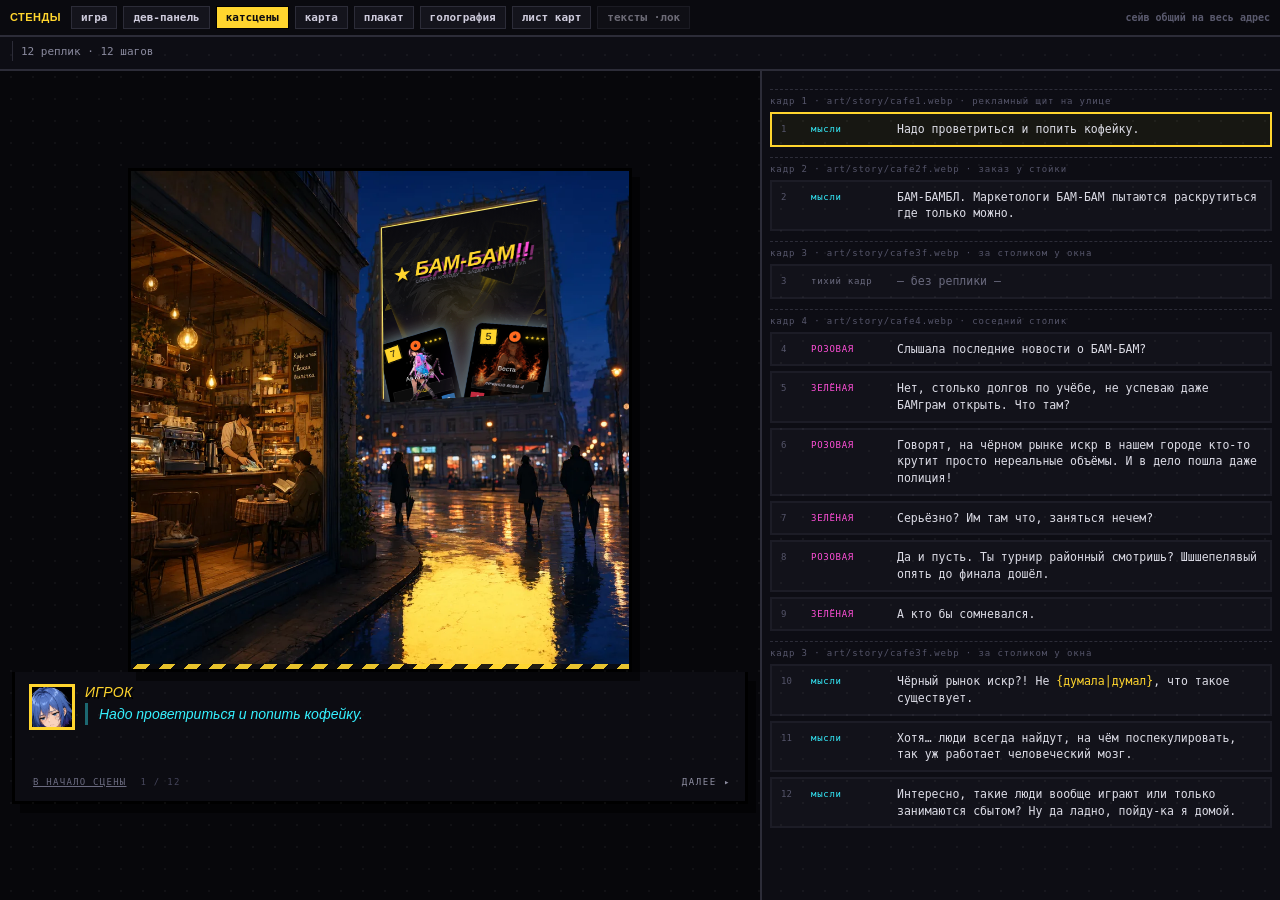
<file: scene-lab.html>
<!doctype html>
<meta charset="utf-8">
<title>Стенд: катсцены</title>
<meta name="viewport" content="width=device-width,initial-scale=1">

<!-- =========================================================================
     СТЕНД КАТСЦЕН

     Подключает НАСТОЯЩИЕ файлы сцен — css/07-story.css и js/05-story.js — и
     показывает их тем же кодом, что и игра. Своей копии показа тут нет
     специально: копия и игра разошлись бы, и стенд начал бы врать ровно там,
     где он нужнее всего. По той же причине здесь настоящий `sub` из
     js/09-chat.js, а не своя подстановка рода.

     Зачем нужен. В игре сцена играется один раз и в своём месте очереди:
     чтобы посмотреть «Тёмную комнату», надо пройти десять боёв, а чтобы
     посмотреть её ЗАНОВО — стереть отметку в сейве. Для вычитки это негодно.
     Здесь любая сцена открывается в один клик, с любой реплики, за оба пола.

     Слева — то, что увидит игрок. Справа — исходная запись реплики, как она
     лежит в коде: с разметкой {женское|мужское} и {NAME}. Править текст
     удобнее, когда оба видны разом.

     Метки сборки ?v=N тут НЕТ, в отличие от index.html (см. dev.html о том же).
     Показывает старое — обнови жёстко.
     ========================================================================= -->
<link rel="stylesheet" href="css/01-base.css">
<link rel="stylesheet" href="css/02-menu.css">
<link rel="stylesheet" href="css/04-cards.css">
<link rel="stylesheet" href="css/07-story.css">

<style>
/* Свои правила идут БЕЗ @layer, поэтому перебивают слои игры — стенду это
   разрешено. */
body{margin:0;background:#0a0a0f;color:#e9e9f0;overflow:hidden;
  font-family:'Segoe UI',Helvetica,Arial,sans-serif}
*{box-sizing:border-box}
#стенд{position:fixed;inset:0;display:flex;flex-direction:column}
/* Экран сюжета живёт в колонке, а не поверх всего: рядом должен помещаться
   список реплик. */
#сцена{position:relative;flex:1;min-height:0;overflow:hidden}
#сцена .screen{position:absolute;inset:0}

#шапка{display:flex;align-items:center;gap:8px;flex-wrap:wrap;padding:8px 12px;
  background:#0d0d14;border-bottom:2px solid #2c2c38;font-family:var(--mono);font-size:11px}
#шапка b{font-family:var(--disp);font-style:italic;color:var(--yel);font-size:12px}
#шапка .разд{width:1px;height:20px;background:#2c2c38}
#шапка button{font-family:var(--mono);font-size:10px;letter-spacing:.06em;
  background:#16161f;color:#cfccdd;border:2px solid #2c2c38;padding:5px 9px;cursor:pointer}
#шапка button:hover{border-color:var(--yel);color:var(--yel)}
#шапка button.вкл{background:var(--yel);color:#0a0a0e;border-color:#000}
#шапка button.вкл:hover{color:#0a0a0e}
#шапка input[type=text]{font-family:var(--mono);font-size:11px;width:120px;
  background:#16161f;color:#e9e9f0;border:2px solid #2c2c38;padding:4px 7px}

#низ{display:flex;min-height:0;flex:1}
#лента{width:min(46%,520px);flex:none;overflow:auto;background:#0d0d14;
  border-left:2px solid #2c2c38;padding:8px}
.реп{display:flex;gap:8px;padding:7px 9px;margin-bottom:5px;cursor:pointer;
  border:2px solid #1c1c26;background:#12121a;line-height:1.45}
.реп:hover{border-color:#3a3a4a}
.реп.тек{border-color:var(--yel);background:#171712}
.реп .н{font-family:var(--mono);font-size:9px;color:#55556a;flex:none;min-width:22px;padding-top:2px}
.реп .кто{font-family:var(--mono);font-size:9px;letter-spacing:.08em;flex:none;
  min-width:78px;color:#8a8a9e;padding-top:2px}
.реп .кто.мысль{color:var(--cyn)}
.реп .кто.чужой{color:var(--mag)}
.реп .кто.ремарка{color:#6a6a7e}
.реп .т{font-family:var(--mono);font-size:11.5px;color:#dcdce6;white-space:pre-wrap;word-break:break-word}
.реп .т i{color:var(--yel);font-style:normal}
.кадрш{font-family:var(--mono);font-size:9px;letter-spacing:.1em;color:#55556a;
  border-top:1px dashed #2c2c38;margin:10px 0 6px;padding-top:6px}
#пусто{padding:20px;color:#8a8a9e;font-family:var(--mono);font-size:12px}
@media (max-width:820px){
  #низ{flex-direction:column}
  #лента{width:auto;border-left:none;border-top:2px solid #2c2c38;max-height:44vh}
}
</style>
<!-- ================= ПЕРЕХОДЫ МЕЖДУ СТЕНДАМИ =================
     Одна и та же полоса на всех рабочих страницах: с любой можно прыгнуть на
     любую. Собирается кодом из одного списка, а не переписывается руками в
     семи файлах — иначе они разъезжаются, и это уже было: dev.html звала три
     страницы из семи, а про остальные знал только тот, кто их делал.
     story.html помечена: она НЕ в репозитории (спойлеры), и с GitHub Pages её
     нет — ссылка честно об этом говорит, а не ведёт в 404 молча. -->
<style>
#дк{position:sticky;top:0;z-index:9999;display:flex;flex-wrap:wrap;gap:6px;align-items:center;
  padding:6px 10px;background:#0a0a0f;border-bottom:2px solid #2c2c38;
  font:600 11px/1 ui-monospace,Consolas,monospace}
#дк b{color:#ffd52e;font:900 11px/1 'Arial Black',Impact,sans-serif;letter-spacing:.04em;margin-right:4px}
#дк a{color:#cfccdd;text-decoration:none;padding:5px 9px;border:1px solid #2c2c38;background:#14141c}
#дк a:hover{border-color:#ffd52e;color:#ffd52e}
#дк a.тут{background:#ffd52e;color:#0a0a0f;border-color:#000}
#дк a.нет{opacity:.5}
#дк .прим{color:#5a5a6e;margin-left:auto;font-size:10px}
</style>
<nav id="дк"></nav>
<script>
(function(){
  var С=[["index.html","игра",1],["dev.html","дев-панель",1],["scene-lab.html","катсцены",1],
         ["map-lab.html","карта",1],["poster-lab.html","плакат",1],["holo-lab.html","голография",1],
         ["cards-sheet.html","лист карт",1],["story.html","тексты",0]];
  var тут=(location.pathname.split("/").pop()||"index.html");
  var n=document.getElementById("дк"), h='<b>СТЕНДЫ</b>';
  for(var i=0;i<С.length;i++){
    var f=С[i][0], имя=С[i][1], вПаблике=С[i][2];
    var кл=(f===тут?"тут":(вПаблике?"":"нет"));
    var зач=вПаблике?"":" title=\"нет на GitHub Pages — только локально\"";
    h+='<a class="'+кл+'" href="'+f+'"'+зач+'>'+имя+(вПаблике?"":" ·лок")+'</a>';
  }
  h+='<span class="прим">сейв общий на весь адрес</span>';
  n.innerHTML=h;
})();
</script>
<!-- ================= /ПЕРЕХОДЫ ================= -->


<div id="стенд">
  <div id="шапка">
    <b>КАТСЦЕНЫ</b>
    <span id="кнопки"></span>
    <span class="разд"></span>
    <button id="кПол">за девушку</button>
    <input type="text" id="кИмя" value="ИГРОК" maxlength="14" title="подставляется вместо {NAME}">
    <span class="разд"></span>
    <button id="кНазад">◀ реплика</button>
    <button id="кВперёд">реплика ▶</button>
    <span class="разд"></span>
    <span id="статус" style="color:#8a8a9e"></span>
  </div>

  <div id="низ">
    <!-- Разметка — та же, что в index.html. Расходиться ей нельзя: и стили, и
         поиск узлов в js/05-story.js общие. -->
    <div id="сцена">
      <div class="screen on" id="scr-story">
        <div class="vnWrap">
          <div class="vnArt"><img id="vnImg" src="" alt="" draggable="false"><div class="vnStub" id="vnStub" hidden></div><div class="vnOver" id="vnOver" hidden></div><div class="vnBoard" id="vnBoard" hidden></div></div>
          <div class="vnBox">
            <div class="vnLines" id="vnLines"></div>
            <div class="vnFoot">
              <button class="vnSkip" id="vnSkip">пропустить сцену</button>
              <span class="vnProg" id="vnProg"></span>
              <span class="vnNext">далее ▸</span>
            </div>
          </div>
        </div>
      </div>
    </div>
    <div id="лента"><div id="пусто">Выбери сцену наверху.</div></div>
  </div>
</div>

<script>
/* ================= заглушки игры =================
   Всё, что показ сцены берёт снаружи. Заглушки нарочно тупые: стенд проверяет
   сцены, а не игру, и любая логика здесь была бы второй реализацией. */
/* $, $$, PF, svgWrap, EMB и прочую мелочь даёт js/01-core.js — своих копий
   тут нет и быть не должно. Заглушка осталась одна: состояние игры. */
const S  = {hero:'f', name:'ИГРОК', story:1, scenes:{}, anim:true, vfx:true, shk:true, foil:true, gfx:{}};
const save   = () => {};
let CUR = 'story';
const go     = id => { CUR = id };
const sfx    = {ui(){}};
const shake  = () => {};
const toast  = () => {};
const esc    = t => String(t).replace(/[&<>"]/g,c=>({'&':'&amp;','<':'&lt;','>':'&gt;','"':'&quot;'}[c]));
/* Заставку между сценами стенд не показывает: она тут только мешает — щёлкать
   надо быстро. */
const vnLoadStub = (_t,_ms,cb) => cb && cb();
</script>

<!-- Настоящие файлы. Порядок как в index.html.
     01-core даёт $, EMB и svgWrap; 02-data — карты и этапы; 07-cards — сам
     cardHTML(), которым собирается плакат на щите в «Кофейне». -->
<script src="js/01-core.js"></script>
<script src="js/02-data.js"></script>
<script src="js/07-cards.js"></script>
<script src="js/05-story.js"></script>
<script src="js/09-chat.js"></script>

<script>
/* vnLoad объявлен в 05-story.js; стенду нужна мгновенная версия. Переопределяем
   ПОСЛЕ загрузки — объявление функции перезаписывается присваиванием. */
vnLoad = vnLoadStub;

/* Все сцены разом: два вступления (у каждого героя своё) и катсцены акта.
   Вступление привязано к герою, поэтому у него в ключе пол. */
const СПИСОК = [
  {id:'f',      имя:'ВСТУПЛЕНИЕ · Ж', пол:'f', сц:()=>STORIES.f},
  {id:'m',      имя:'ВСТУПЛЕНИЕ · М', пол:'m', сц:()=>STORIES.m},
  ...Object.keys(SCENES).map(id => ({id, имя:SCENES[id].title, сц:()=>SCENES[id]})),
];
let текущая = null;

const КТО = {g:['герой',''], t:['мысли','мысль'], c:['чужой','чужой'], n:['ремарка','ремарка']};

function рисоватьКнопки(){
  $('#кнопки').innerHTML = СПИСОК.map(з =>
    `<button data-s="${з.id}" class="${текущая&&текущая.id===з.id?'вкл':''}">${esc(з.имя)}</button>`).join(' ');
  $$('#кнопки button').forEach(b => b.onclick = () => открыть(b.dataset.s));
}

/* Показать сцену с начала. Вступление заодно переключает пол: за девушку
   играется её сцена, и показывать её мужским лицом было бы враньём. */
function открыть(id){
  текущая = СПИСОК.find(з => з.id === id);
  if(!текущая)return;
  if(текущая.пол){S.hero = текущая.пол; обновитьПол()}
  if(текущая.пол) startStory(()=>{});
  else startScene(текущая.id, ()=>{});
  рисоватьКнопки(); рисоватьЛенту(); обновить();
}

/* Список реплик — исходная запись, как она лежит в коде: с {женское|мужское} и
   {NAME}. Слева видно, что игрок прочитает, справа — что надо править. */
function рисоватьЛенту(){
  const сц = текущая && текущая.сц();
  if(!сц){$('#лента').innerHTML = '<div id="пусто">Выбери сцену наверху.</div>';return}
  let s = '', кадр = null, n = 0;
  сц.beats.forEach((б, i) => {
    if(б.a !== кадр){
      кадр = б.a;
      const кап = (сц.caps && сц.caps[кадр]) ? ' · ' + esc(сц.caps[кадр]) : '';
      /* Имя файла — той же функцией, что у игры: у кадров с героем оно зависит
         от пола, и своя склейка разошлась бы с игрой. */
      s += `<div class="кадрш">кадр ${кадр} · ${esc(vnКадр(сц, кадр))}${кап}</div>`;
    }
    /* Тихий кадр строкой всё равно показываем: без неё в списке дыра, и не
       видно, что кадр вообще есть. Кликается так же — на него можно прыгнуть. */
    if(!б.l || !б.l.length){
      const накл = б.over ? ' · накладка ' + esc(б.over.t) : '';
      s += `<div class="реп" data-i="${i}"><span class="н">${i + 1}</span>`+
        `<span class="кто ремарка">тихий кадр</span>`+
        `<span class="т" style="color:#6a6a7e">— без реплики${esc(накл)} —</span></div>`;
      n++;
      return;
    }
    for(const [кто, t, имя] of (б.l || [])){
      const [подпись, класс] = КТО[кто] || [кто, ''];
      /* Разметку подсвечиваем, а не прячем: именно её и правят. */
      const текст = esc(t).replace(/\{[^}]*\}/g, m => '<i>' + m + '</i>');
      s += `<div class="реп" data-i="${i}"><span class="н">${i + 1}</span>`+
        `<span class="кто ${класс}">${esc(имя || подпись)}</span>`+
        `<span class="т">${текст}</span></div>`;
      n++;
    }
  });
  $('#лента').innerHTML = s || '<div id="пусто">В сцене нет реплик.</div>';
  $$('#лента .реп').forEach(el => el.onclick = () => прыжок(+el.dataset.i));
  $('#статус').textContent = n + ' реплик · ' + сц.beats.length + ' шагов';
}

/* Прыжок на любую реплику. vnArt сбрасываем, иначе кадр не перерисуется: показ
   меняет картинку только при СМЕНЕ номера, а мы могли прыгнуть внутрь того же. */
function прыжок(i){
  if(!текущая)return;
  vnI = i; vnArt = 0; vnShow(); обновить();
}
function обновить(){
  $$('#лента .реп').forEach(el => el.classList.toggle('тек', +el.dataset.i === vnI));
  const тек = $('#лента .реп.тек');
  if(тек) тек.scrollIntoView({block:'nearest'});
}
function обновитьПол(){
  $('#кПол').textContent = S.hero === 'f' ? 'за девушку' : 'за парня';
  $('#кПол').classList.toggle('вкл', S.hero === 'm');
}

$('#кПол').onclick = () => {
  S.hero = S.hero === 'f' ? 'm' : 'f';
  обновитьПол();
  /* Вступление у каждого героя своё — перезапускаем его целиком. Катсцена
     общая, ей хватит перерисовки текущей реплики. */
  if(текущая && текущая.пол) открыть(S.hero);
  else if(текущая){ vnShow(); рисоватьЛенту(); обновить() }
};
$('#кИмя').oninput = e => { S.name = e.target.value || 'ИГРОК'; if(текущая) vnShow() };
$('#кНазад').onclick  = () => прыжок(Math.max(0, vnI - 1));
$('#кВперёд').onclick = () => { const n = текущая ? текущая.сц().beats.length : 0;
  прыжок(Math.min(n - 1, vnI + 1)) };
/* Стрелки — то же самое: щёлкать сцену подряд удобнее с клавиатуры. */
addEventListener('keydown', e => {
  if(e.target.tagName === 'INPUT')return;
  if(e.key === 'ArrowRight' || e.key === ' ') { e.preventDefault(); $('#кВперёд').click() }
  if(e.key === 'ArrowLeft')  { e.preventDefault(); $('#кНазад').click() }
});
/* Тап по самому экрану сцены — как в игре, вперёд. Но vnNext в конце зовёт
   vnDone, а стенду закрываться некуда: держим на последней реплике. */
$('#scr-story').addEventListener('click', e => {
  if(e.target.closest('#vnSkip'))return;
  $('#кВперёд').click();
});
$('#vnSkip').onclick = e => { e.stopPropagation(); прыжок(0) };
$('#vnSkip').textContent = 'в начало сцены';

обновитьПол();
рисоватьКнопки();
открыть('cafe');
</script>
</file>
<file: css/01-base.css>
/* ПОРЯДОК СЛОЁВ — единственное место, где он задан.
   Раньше его задавал порядок <link>, то есть он не был записан нигде и
   держался на том, что файлы случайно стоят правильно. Теперь: правило из
   слоя правее ВСЕГДА выигрывает у правила из слоя левее, независимо от
   специфичности. Отсюда два следствия, ради которых это и делается:
     - адаптив (resp) выигрывает всегда, даже у самого длинного селектора;
     - чтобы перебить чужое правило, больше не нужно наращивать селектор.
   Новый файл - дописать сюда, осознанно выбрав место. */
@layer base, menu, gacha, cards, deck, battle, story, overlays, chat, settings, map, responsive;



/* 01-base.css — переменные, сброс, типографика, кнопки, полосы — общее для всех экранов

   Часть общих стилей, разрезанных из одного блока. ПОРЯДОК ПОДКЛЮЧЕНИЯ В
   index.html ЗНАЧИМ: правила одной силы разрешаются по нему, и файлы стоят
   там в том же порядке, в каком лежали строки исходника. Не меняй порядок
   ссылок, не убедившись снимком (tools/_snap.js).

   Правило для новых стилей: клади их РЯДОМ с тем, что они красят, в этот же
   файл. Именно нарушение этого дало вылезшее за панель поле промокода —
   правило лежало за 400 строк от .setRow и проигрывало ему по порядку. */

@layer base {
/* Стили игры. Вынесены из index.html одним куском, БЕЗ единой
   перестановки правил — порядок каскада сохранён дословно.
   Дальше этот файл разбирается по темам, см. css/. */
/* Пути в url() считаются ОТ ЭТОГО ФАЙЛА, а не от страницы: после
   выноса стилей из index.html они стали ../art/. Это первое, что
   ломается при переносе CSS в отдельный файл, и ломается молча. */
:root{
  --bg:#0a0a0f; --panel:#101017; --ink:#f2f2f6; --dim:#8d8da0; --line:#262633;
  --yel:#ffd52e; --mag:#ff4fd8; --cyn:#35f0ff; --red:#ff3355; --grn:#3dff8a;
  --disp:'Arial Black',Impact,'Segoe UI',sans-serif;
  --mono:ui-monospace,'Cascadia Mono',Consolas,Menlo,monospace;
  /* Реальная высота вьюпорта. В webview Telegram 100vh врёт (шапка/клавиатура),
     поэтому PF.syncHeight() держит здесь фактическое значение. Фолбэк на 100vh
     нужен на случай, если JS ещё не выполнился. */
  --app-h:100vh;
}
*{margin:0;padding:0;box-sizing:border-box;-webkit-tap-highlight-color:transparent}
html,body{height:var(--app-h)}
body{background:var(--bg);color:var(--ink);font-family:'Segoe UI',Helvetica,Arial,sans-serif;
  overflow:hidden;user-select:none;-webkit-user-select:none;
  background-image:radial-gradient(ellipse 90% 50% at 50% -10%,rgba(255,213,46,.07),transparent 70%)}
body::before{content:'';position:fixed;inset:0;pointer-events:none;z-index:95;
  background-image:radial-gradient(rgba(255,255,255,.045) 1px,transparent 1.5px);background-size:22px 22px}
::selection{background:var(--yel);color:#000}
#fx{position:fixed;inset:0;z-index:80;pointer-events:none}

/* ====== общие ====== */
.screen{position:fixed;inset:0;display:none;flex-direction:column;z-index:2}
.screen.on{display:flex;animation:scrIn .3s cubic-bezier(.2,1,.3,1)}
@keyframes scrIn{from{opacity:0;transform:scale(1.015)}}
.btn{font-family:var(--disp);font-size:12px;letter-spacing:.04em;text-transform:uppercase;
  background:#14141c;border:2px solid #2c2c38;color:#eee;padding:11px 16px;cursor:pointer;
  box-shadow:4px 4px 0 rgba(0,0,0,.6);transition:.12s;display:inline-flex;align-items:center;gap:9px}
/* Кнопка-значок: только символ внутри, поэтому его надо центрировать явно.
   .btn — inline-flex с align-items:center, но БЕЗ justify-content, то есть
   содержимое прижато к левому краю; при padding:0 и заданной ширине значок
   уезжал в левый край квадрата. letter-spacing тоже обнуляем: он добавляет
   пустоту ПОСЛЕ символа, и даже отцентрованный тот смещался бы влево на
   половину этого зазора. line-height:1 убирает перекос по вертикали. */
.iconbtn{justify-content:center;text-align:center;letter-spacing:0;gap:0;line-height:1}
/* ТОЧКА «ЕСТЬ НЕПРОЧИТАННОЕ» на кнопке справки. Висит сразу на всех шести
   кнопках «?» — они на разных экранах, и игрок не должен искать, где именно
   смотреть.
   `position` ставим только тем кнопкам, у которых его нет: у .infoF в меню он
   уже fixed, и перебить его на relative значило бы уронить кнопку из угла
   экрана в поток. Оба варианта — и fixed, и relative — одинаково годятся как
   опора для точки. */
[data-info].новое:not(.infoF){position:relative}
[data-info].новое::after{content:'';position:absolute;top:-4px;right:-4px;
  width:11px;height:11px;border-radius:50%;background:var(--mag);
  border:2px solid #0a0a0f;box-shadow:0 0 9px var(--mag);
  animation:новоеПульс 1.6s ease-in-out infinite}
@keyframes новоеПульс{50%{transform:scale(1.3)}}
@media (prefers-reduced-motion:reduce){[data-info].новое::after{animation:none}}
.btn:hover{border-color:var(--yel);color:var(--yel);transform:translate(-2px,-2px);box-shadow:6px 6px 0 rgba(0,0,0,.6)}
.btn:active{transform:translate(2px,2px);box-shadow:0 0 0}
.btn:disabled{opacity:.35;cursor:not-allowed;transform:none}
.btn.pri{background:var(--yel);border-color:var(--yel);color:#0a0a0e;
  box-shadow:4px 4px 0 rgba(255,213,46,.22),0 10px 26px rgba(255,213,46,.14)}
.btn.pri:hover{background:#ffe063;color:#0a0a0e}
.btn.danger{border-color:var(--red);color:var(--red)}
.btn.big{font-size:15px;padding:15px 22px}
.hz{height:9px;background:repeating-linear-gradient(-45deg,var(--yel) 0 12px,#0a0a0e 12px 24px);
  animation:hzCrawl 1.4s linear infinite;opacity:.85;flex:none;
  /* Позиционирование только ради слоя: .menuBg — absolute, и без этого он
     накрывает ленты, потому что позиционированное рисуется поверх обычного
     потока. С появлением непрозрачной фоновой картинки ленты просто пропали. */
  position:relative;z-index:2}
.hz.rev{animation-direction:reverse}
@keyframes hzCrawl{to{background-position:33.94px 0}}
/* Жёлтая бегущая лента. Лежит в body, а экраны — position:fixed;inset:0;z-index:2,
   поэтому раньше она просто просвечивала сквозь прозрачный экран меню. С
   непрозрачной фоновой картинкой просвечивать стало нечему, и лента пропала —
   поэтому теперь она явно над экранами.
   Только в меню: на остальных экранах фиксированная полоса сверху накрыла бы
   topbar с кнопкой «МЕНЮ». */
.ticker{position:fixed;top:0;left:0;right:0;z-index:3;display:none;
  padding-top:env(safe-area-inset-top,0px);
  background:var(--yel);color:#0a0a0e;overflow:hidden;border-bottom:3px solid #000;flex:none}
.menuOn .ticker{display:block}
.tkIn{display:flex;align-items:center;width:max-content;padding:6px 0;font-family:var(--disp);font-size:12px;white-space:nowrap;will-change:transform}
.tkIn>span{padding:0 4px}
.tkHi{background:#0a0a0e;color:var(--yel);padding:2px 12px;margin:0 13px}
.tkSep{margin:0 13px}
.bang{position:fixed;left:50%;top:42%;z-index:90;pointer-events:none;
  font-family:var(--disp);font-style:italic;font-size:clamp(40px,8vw,84px);color:var(--yel);
  text-shadow:4px 4px 0 #000,8px 8px 0 rgba(255,79,216,.5);
  animation:bangA .9s cubic-bezier(.2,1.4,.3,1) forwards}
@keyframes bangA{0%{transform:translate(-50%,-50%) rotate(-14deg) scale(.2);opacity:0}
  25%{opacity:1}75%{transform:translate(-50%,-50%) rotate(-5deg) scale(1.03);opacity:1}
  100%{transform:translate(-50%,-50%) rotate(-5deg) scale(1.14);opacity:0}}
/* Плашки-сообщения СВЕРХУ, а не снизу. Внизу они накрывали кнопки: на экране
   вскрытия пака «ЕЩЁ ПАК» и «ЗАБРАТЬ» стоят у нижнего края, и сообщение
   «этих карт много — распыли» ложилось прямо на них. На телефоне это не
   «немного мешает», а нечем нажать.
   Сверху свободно на всех экранах: бегущая строка живёт только в меню, а
   плашка выше неё по слою. Отступ считается от безопасной зоны — под вырезом
   айфона иначе половина уезжает под чёлку.
   По центру, а не в угол: сверху справа в бою стоит счёт, и плашка садилась
   бы на него. */
/* Столбик держит КОНТЕЙНЕР, а сами плашки — обычные блоки. Раньше каждая
   плашка была position:fixed, а #toasts стоял пустым div без единого правила:
   две подряд ложились одна на другую и читалась только верхняя. */
#toasts{position:fixed;left:50%;transform:translateX(-50%);
  top:calc(env(safe-area-inset-top,0px) + 12px);
  z-index:130;display:flex;flex-direction:column;align-items:center;gap:8px;
  max-width:min(420px,92vw);pointer-events:none}
.toast{background:#14141c;border:2px solid #262633;
  border-left:5px solid var(--yel);padding:11px 14px;font-size:12.5px;box-shadow:5px 6px 0 rgba(0,0,0,.4);
  animation:tIn .28s cubic-bezier(.2,1.2,.3,1)}
.toast.out{animation:tOut .28s forwards}
/* Выезжает сверху вниз. Центрирование держит контейнер, поэтому здесь только
   вертикаль. */
@keyframes tIn{from{transform:translateY(-26px);opacity:0}}
@keyframes tOut{to{transform:translateY(-26px);opacity:0}}
.crystal{position:absolute;border:2px solid currentColor;opacity:.4;pointer-events:none;
  animation:cryFloat 6s ease-in-out infinite alternate;box-shadow:0 0 9px currentColor}
@keyframes cryFloat{from{transform:translateY(0) rotate(45deg)}
  to{transform:translateY(-24px) rotate(225deg)}}
}
</file>
<file: css/04-cards.css>
/* 04-cards.css — сама карта: рамка, голография, наклон, тиры. Общее для руки, колоды и коллекции

   Часть общих стилей, разрезанных из одного блока. ПОРЯДОК ПОДКЛЮЧЕНИЯ В
   index.html ЗНАЧИМ: правила одной силы разрешаются по нему, и файлы стоят
   там в том же порядке, в каком лежали строки исходника. Не меняй порядок
   ссылок, не убедившись снимком (tools/_snap.js).

   Правило для новых стилей: клади их РЯДОМ с тем, что они красят, в этот же
   файл. Именно нарушение этого дало вылезшее за панель поле промокода —
   правило лежало за 400 строк от .setRow и проигрывало ему по порядку. */

@layer cards {
/* ====== карточки ====== */
.cWrap{outline:none;cursor:pointer;position:relative;perspective:1100px;animation:flyIn .6s cubic-bezier(.2,1.2,.3,1) backwards}
@keyframes flyIn{from{transform:translateY(90px) rotate(6deg) scale(.5);opacity:0}}
/* Голографическая проекция вместо фольги. Прежний эффект был радугой во весь
   спектр в режиме color-dodge: жёлтый с зелёным читаются как наклейка, а dodge
   делит на инверсию подложки и на всём светлее чёрного уходит в белое — оттого
   верхние тиры и выгорали. Здесь только холодная половина спектра и soft-light,
   который подсвечивает, а не выбивает.
   Числа подобраны вживую в примерочной (holo-lab.html) и приняты как есть для
   РЕКРУТА — на нём их и смотрели. Тир добавляется поверх: перелив плотнее и
   быстрее, свечение сильнее, кромка расслаивается заметнее.
     --irid сила переливов   --iridT их период
     --spec бегущий блик     --specT его период
     --glow внешнее свечение --edge  расслоение кромки
     --scan строчки развёртки --grain зерно  --tint плотность стекла
     --tilt наклон в градусах --dep  расхождение слоёв при наклоне */
.cWrap{--irid:0;--iridT:1.5s;--spec:.03;--specT:4s;--glow:.85;--edge:.46;
       --scan:.005;--grain:.14;--tint:1;--tilt:8;--dep:10;--tx:0;--ty:0}
/* Общее у ВСЕХ карт — стекло, полоска блика и паралакс. Цвет добавляет только
   редкость: у рекрута перелива нет вовсе, дальше он густеет и ускоряется.
   Шаги нарочно крупные. Прошлая лестница шла .23 -> .52, и на глаз соседние
   тиры не отличались — редкость, которую надо угадывать, редкости не передаёт.
   Свечение и расслоение кромки идут тем же ходом: у рекрута карта чистая,
   к секрету светится. Строчки, зерно и плотность стекла одинаковы у всех —
   это текстура проекции, а не признак редкости. */
.cWrap.t0{--tc:#aab6bf;--irid:0;  --glow:.34;--edge:.16}
.cWrap.t1{--tc:#35f0ff;--irid:.20;--iridT:1.45s;--glow:.60;--edge:.30}
.cWrap.t2{--tc:#ff4fd8;--irid:.36;--iridT:1.30s;--glow:.85;--edge:.44}
.cWrap.t3{--tc:#ffd52e;--irid:.52;--iridT:1.10s;--glow:1.10;--edge:.56}
.cWrap.t4{--tc:#fff;   --irid:.62;--iridT:1.00s;--glow:1.25;--edge:.62}
.cWrap.sec{--tc:#ff3355;--irid:.72;--iridT:.85s;--glow:1.40;--edge:.68}
.cFlip{position:relative;width:100%;aspect-ratio:5/7;transform-style:preserve-3d;transition:transform .75s cubic-bezier(.2,1.25,.3,1)}
.cWrap.open .cFlip{transform:rotateY(180deg)}
.cFace{position:absolute;inset:0;backface-visibility:hidden;-webkit-backface-visibility:hidden;border-radius:12px;overflow:hidden}
/* На iPhone изнанка ПРОСВЕЧИВАЕТ сквозь лицо: на открытой карте поверх арта
   видно звезду и зеркальное «БАМ-БАМ!!». Запрет `backface-visibility` там
   соблюдается не для всех потомков — просвечивают ровно .bStar и .bT, то есть
   единственные элементы изнанки со СВОИМ z-index. Позиционированный потомок с
   z-index заводит свой контекст наложения, и в вебките он выпадает из-под
   правила родителя.

   Поэтому не полагаемся на `backface-visibility` вовсе, а гасим ненужную грань
   насовсем. Переход именно `visibility`, а не `display` или `opacity`: display
   сорвал бы переворот, opacity создаёт слой и вернула бы ту же беду.

   ГРАНИ ПЕРЕКРЫВАЮТСЯ, А НЕ СМЕНЯЮТСЯ В ОДИН МИГ, и это главное здесь.
   Первым заходом обе переключались разом, с задержкой 0.34s — «чуть больше
   половины переворота (0.75s)». Рассуждение верно для ЛИНЕЙНОГО темпа, а темп
   тут `cubic-bezier(.2,1.25,.3,1)`: с перелётом, то есть резко передний.
   Замерено покадрово (проба computed transform у .cFlip): 90° карта проходит
   на 80мс, 180° — на 300мс, дальше перелетает до 184° и до 750мс осаживается
   назад. Значит при задержке 0.34s изнанка уже двести с лишним миллисекунд как
   отвёрнута — её гасит backface-visibility, — а лицо всё ещё погашено нами. И
   276 миллисекунд не видно НИЧЕГО. Ровно это и было видно на десктопе: карта
   начинает поворот, пропадает и появляется уже лицом, доворачиваясь.

   Подогнать одну задержку под момент «ребром» нельзя надёжно: ребро карта
   проходит за полтора кадра, и промах в один кадр — это опять пустой кадр.
   Поэтому грани РАЗВЕДЕНЫ: та, что проявляется, включается РАНО (0.05s), та,
   что гаснет, выключается ПОЗДНО (0.10s). Между ними обе `visible`, и кого
   рисовать — решает backface-visibility, то есть сама геометрия, а не таймер.

   Единственное требование к числам: РЕБРО (80мс) должно попасть ВНУТРЬ вилки.
   Тогда пустого кадра не бывает при любой частоте кадров — таймеры и сам
   поворот идут по одним часам, и промахнуться нечем. Вилку держим тесной,
   60–100мс: перекладом карта стоит почти ребром, и если на iPhone изнанка
   в этот миг и просвечивает сквозь лицо, просвечивать ей некуда.

   Задержки лежат на СОСТОЯНИЯХ, а не общим правилом, потому что переворот
   играется в обе стороны: у перехода берутся свойства ЦЕЛЕВОГО состояния, и
   так «рано» достаётся проявляющейся грани и при открытии, и при закрытии.
   Общим правилом закрытие получало бы зеркальную дырку.

   Переход именно `visibility`, а не `display` или `opacity`: display сорвал бы
   переворот, opacity создаёт слой и вернула бы ту же беду.

   На карте, которая нарисована сразу открытой (колода, коллекция), переход не
   запускается вовсе — значения применяются мгновенно, и это как раз то, что
   нужно: там переворота нет. */
.cBack,.cFront{transition-property:visibility;transition-duration:0s}
.cBack{visibility:visible;transition-delay:.06s}
.cFront{visibility:hidden;transition-delay:.10s}
.cWrap.open .cBack{visibility:hidden;transition-delay:.10s}
.cWrap.open .cFront{visibility:visible;transition-delay:.06s}
/* Второй слой защиты: тот же запрет прямо на потомках изнанки. Дёшево и на
   случай, если где-то ещё появится грань со своим наложением. */
.cBack>*,.cBack::before{backface-visibility:hidden;-webkit-backface-visibility:hidden}
.cBack{background:#0d0d14;border:2px solid #2c2c38;display:flex;flex-direction:column;align-items:center;justify-content:center;gap:8px}
.cBack::before{content:'';position:absolute;inset:0;background:repeating-linear-gradient(45deg,rgba(255,213,46,.05) 0 10px,transparent 10px 26px)}
.cBack .bTape{position:absolute;left:-20%;right:-20%;top:50%;height:24px;margin-top:-12px;transform:rotate(-9deg);
  background:repeating-linear-gradient(-45deg,var(--yel) 0 14px,#0a0a0e 14px 28px);
  border-top:2px solid #000;border-bottom:2px solid #000;animation:tapeCrawl 9s linear infinite}
.cBack .bStar{width:44%;transform:rotate(-6deg);position:relative;z-index:1}
.cBack .bStar svg{width:100%;fill:none;stroke:var(--yel);stroke-width:4;filter:drop-shadow(3px 4px 0 rgba(0,0,0,.6))}
.cBack .bT{position:relative;z-index:1;font-family:var(--disp);font-style:italic;font-size:13px;color:#fff;text-shadow:2px 2px 0 #000}
/* Стекло: тёмное, слегка синеющее, с тонкой светящейся кромкой. Рамка в цвет
   тира ушла — рарность теперь несут третья тень (в цвет тира) и звёзды. */
.cFront{transform:rotateY(180deg);display:flex;flex-direction:column;padding:9px;
  background:linear-gradient(160deg,
    rgba(18,26,42,var(--tint)) 0%,
    rgba(10,14,26,calc(var(--tint) * .92)) 46%,
    rgba(16,12,30,var(--tint)) 100%);
  border:1px solid rgba(150,215,255,.30);
  box-shadow:
    0 0 calc(var(--glow) * 26px) rgba(80,190,255,calc(var(--glow) * .38)),
    0 0 calc(var(--glow) * 62px) rgba(150,90,255,calc(var(--glow) * .22)),
    /* Третья тень — в цвет тира: без неё редкость читалась бы только по
       звёздам, а рамка, которая раньше её несла, стала общей голубой. */
    0 0 calc(var(--glow) * 34px) color-mix(in srgb,var(--tc) 40%,transparent),
    inset 0 0 calc(var(--glow) * 30px) rgba(120,200,255,calc(var(--glow) * .13)),
    /* Хроматическое расслоение кромки: ровно 1px и без размытия — шире, и это
       уже глитч, а не проекция. */
    inset 1px 0 0 rgba(255,80,200,var(--edge)),
    inset -1px 0 0 rgba(90,225,255,var(--edge))}
/* Переливы. Маска стоит на неподвижной обёртке, а градиент едет ВНУТРИ неё:
   будь маска на том же элементе, чистая середина ездила бы вместе с ним, и
   текст снова тонул бы в переливе. Едем трансформом, а не смещением фона —
   смещение перерисовывает слой каждый кадр, а в коллекции таких карточек под
   сорок сразу, и ровно на вечных перерисовках у нас умирала страница на iPhone. */
.holo{position:absolute;inset:0;pointer-events:none;overflow:hidden;z-index:0;
  -webkit-mask-image:radial-gradient(ellipse at 50% 44%,transparent 6%,#000 72%);
  mask-image:radial-gradient(ellipse at 50% 44%,transparent 6%,#000 72%)}
.holo i{position:absolute;inset:-45%;display:block;
  /* Только холодная половина спектра. Вернёшь жёлтый с зелёным — снова фольга. */
  background:linear-gradient(114deg,
    rgba(0,240,255,0) 0%, rgba(0,225,255,.85) 14%, rgba(60,130,255,.9) 30%,
    rgba(150,90,255,.85) 46%, rgba(240,90,220,.8) 60%, rgba(90,200,255,.85) 76%,
    rgba(0,240,255,0) 100%);
  mix-blend-mode:soft-light;opacity:var(--irid);
  animation:holoOsc var(--iridT) ease-in-out infinite}
/* У рекрута слой перелива убираем целиком, а не гасим прозрачностью:
   невидимый слой всё равно крутил бы анимацию, а рекрутов в коллекции 11
   из 38 — это четверть всей работы впустую. */
.cWrap.t0 .holo{display:none}
@keyframes holoOsc{0%,100%{transform:translate3d(-14%,-4%,0)}50%{transform:translate3d(14%,4%,0)}}
/* Зеркальный блик по диагонали: узкий и мягкий. Широкая белая полоса — это
   глянец на пластике, а не свет внутри проекции. */
.cShine{position:absolute;inset:-40%;pointer-events:none;z-index:1;mix-blend-mode:screen;
  background:linear-gradient(114deg,transparent 42%,
    rgba(215,245,255,var(--spec)) 50%,transparent 58%);
  animation:shineS var(--specT) cubic-bezier(.4,0,.35,1) infinite}
@keyframes shineS{0%{transform:translate3d(-42%,-18%,0)}62%,100%{transform:translate3d(42%,18%,0)}}
/* Строчки развёртки и зерно — подпись «проекция». Оба статичны: анимировать их
   значит добавить по перерисовке на карту, а на выбранной силе (строчки .005)
   движения всё равно не разглядеть. */
.cScan{position:absolute;inset:0;pointer-events:none;z-index:1;
  background:repeating-linear-gradient(0deg,
    rgba(190,235,255,var(--scan)) 0 1px,transparent 1px 3px)}
.cGrain{position:absolute;inset:0;pointer-events:none;z-index:1;
  opacity:var(--grain);mix-blend-mode:overlay;
  background:url("data:image/svg+xml,%3Csvg xmlns='http://www.w3.org/2000/svg' width='140' height='140'%3E%3Cfilter id='n'%3E%3CfeTurbulence type='fractalNoise' baseFrequency='.85' numOctaves='3' stitchTiles='stitch'/%3E%3C/filter%3E%3Crect width='140' height='140' filter='url(%23n)'/%3E%3C/svg%3E")}

/* Настройки графики гасят слои классами на <body>, а не пересборкой карт.
   Пересобирать пришлось бы всё, что сейчас на экране, а тут достаточно
   переключить класс — и рука, и коллекция, и живой пример в настройках
   меняются одним кадром. display:none, а не opacity: невидимый слой всё
   равно крутил бы свою анимацию. */
body.gNoIrid .holo{display:none}
body.gNoSpec .cShine{display:none}
body.gNoScan .cScan{display:none}
body.gNoGrain .cGrain{display:none}
/* Свечение не убираем в ноль: карта без него теряет край и выглядит поломанной,
   а не «попроще». Оставляем ровно столько, чтобы читалась рамка. */
body.gNoGlow .cWrap{--glow:.20;--edge:.10}

/* --- ПАРАЛАКС ---
   Слои разъезжаются через отдельное свойство translate, а не transform:
   transform уже занят анимациями перелива и блика, а translate применяется к
   тому же элементу независимо — иначе под каждый слой пришлось бы плодить
   обёртку. Встречное движение и читается как объём: арт уходит против наклона,
   зерно со строчками — за ним, блик ходит сильнее всех. */
.cWrap.tilt .cFront{transform:rotateY(180deg)
  rotateY(calc(var(--tx) * var(--tilt) * 1deg))
  rotateX(calc(var(--ty) * var(--tilt) * -1deg))}
/* Ход арта — в ПРОЦЕНТАХ от него самого, а не в пикселях. Запас, из которого
   он ходит, даёт увеличение (scale), то есть он тоже доля карты: в пикселях
   ход и запас меряются в разном, и совпадают они только при одном размере
   карты. В колоде (330px, --dep:26) запаса 14,4% против хода 7,9% — держит;
   в инспекторе боя (200px, --dep:10) уже 5,6% против 5,0%, и на повороте край
   арта вылезал наружу. В процентах отношение постоянно при любом размере и
   любом --dep: 0,555% запаса против 0,35% хода. */
.cWrap.tilt .cfArtImg{
  translate:calc(var(--tx) * var(--dep) * -.35%) calc(var(--ty) * var(--dep) * -.35%);
  scale:calc(1 + var(--dep) / 90)}
.cWrap.tilt .cScan,.cWrap.tilt .cGrain{
  translate:calc(var(--tx) * var(--dep) * .5px) calc(var(--ty) * var(--dep) * .5px)}
.cWrap.tilt .cShine{translate:calc(var(--tx) * var(--dep) * 1.6px) calc(var(--ty) * var(--dep) * 1.6px)}
.cWrap.tilt .holo i{translate:calc(var(--tx) * var(--dep) * 1.1px) 0}
.cWrap.tilt .cfHead,.cWrap.tilt .cfName,.cWrap.tilt .cfText,
.cWrap.tilt .cfFl,.cWrap.tilt .cfAtkHp,.cWrap.tilt .cfFoot{
  translate:calc(var(--tx) * var(--dep) * -.3px) calc(var(--ty) * var(--dep) * -.3px)}
/* Слежение почти мгновенное, возврат плавный: длинный переход на слежении
   ощущается как задержка, а резкий возврат — как рывок. */
.cWrap.tilt .cFront,.cWrap.tilt .cfArtImg,.cWrap.tilt .cScan,.cWrap.tilt .cGrain,
.cWrap.tilt .cShine,.cWrap.tilt .holo i,.cWrap.tilt .cfHead,.cWrap.tilt .cfName,
.cWrap.tilt .cfText,.cWrap.tilt .cfFl,.cWrap.tilt .cfAtkHp,.cWrap.tilt .cfFoot{
  transition:transform .1s linear,translate .1s linear}
.cWrap.tilt.rest .cFront,.cWrap.tilt.rest .cfArtImg,.cWrap.tilt.rest .cScan,
.cWrap.tilt.rest .cGrain,.cWrap.tilt.rest .cShine,.cWrap.tilt.rest .holo i,
.cWrap.tilt.rest .cfHead,.cWrap.tilt.rest .cfName,.cWrap.tilt.rest .cfText,
.cWrap.tilt.rest .cfFl,.cWrap.tilt.rest .cfAtkHp,.cWrap.tilt.rest .cfFoot{
  transition:transform .5s cubic-bezier(.2,.9,.3,1),translate .5s cubic-bezier(.2,.9,.3,1)}
/* Слои проекции лежат на z-index 0..1, поэтому содержимому нужен свой уровень —
   иначе перелив и зерно ложились бы поверх текста. */
.cfName,.cfText,.cfFl,.cfAtkHp,.cfFoot,.cfArt{position:relative;z-index:2}
.cfHead{display:flex;justify-content:space-between;align-items:flex-start;position:relative;z-index:2}
.cfCost{font-family:var(--disp);font-size:19px;width:32px;height:32px;display:grid;place-items:center;
  background:var(--yel);color:#0a0a0e;border:2px solid #000;transform:rotate(-4deg);
  box-shadow:2px 2px 0 rgba(0,0,0,.5);flex:none}
/* Звёзды разгораются вместе с тиром: именно по ним игрок читает редкость, и
   без этого лестница держалась бы на одном переливе. Свечение вписано прямо
   сюда — отдельным правилом выше по файлу его перебивало бы это же. */
/* Значок стихии рядом со звёздами. Цвета — первые из EL_COLS (js/03-fx.js),
   те же, что у искр при выкладывании и у счётчика цепочки в бою: игрок должен
   связать значок на карте, цвет искр и полоску набора в одно, а не заучивать
   три разных кода. */
.cfMeta{display:flex;align-items:center;gap:5px;flex:none}
/* Значок ЗАЛИТ цветом стихии, а эмблема на нём тёмная — как у стоимости, где
   чёрная цифра на жёлтом. Первым заходом было наоборот, тёмный значок со
   светящейся эмблемой, и на тёмной карте он читался как случайная искра.
   Круг, а не квадрат: у вольты цвет тот же жёлтый, что у стоимости, и два
   одинаковых квадрата в одной строке слились бы в один значок. */
.cfEl{width:24px;height:24px;border-radius:50%;display:grid;place-items:center;flex:none;
  background:var(--el,#c9d4dc);color:#0a0a0e;border:2px solid #000;
  box-shadow:2px 2px 0 rgba(0,0,0,.5)}
.cfEl svg{width:70%;height:70%;display:block}
.cfEl[data-el="fire"] {--el:#ff6a1f}
.cfEl[data-el="ice"]  {--el:#35f0ff}
.cfEl[data-el="volta"]{--el:#ffd52e}
.cfEl[data-el="ether"]{--el:#ff4fd8}
.cfEl[data-el="steel"]{--el:#c9d4dc}
.cfStars{font-size:9px;letter-spacing:1px;color:var(--tc);align-self:center;
  text-shadow:0 0 calc(3px + var(--glow) * 7px) currentColor}
.cfArt{position:relative;flex:1;display:grid;place-items:center;min-height:0;z-index:1}
.cfArt svg{width:74%;height:74%;color:var(--tc);filter:drop-shadow(0 0 9px currentColor) drop-shadow(0 4px 4px rgba(0,0,0,.6))}
/* Нарисованный арт вместо эмблемы. Картинка квадратная, а карта 5:7 — кладём
   её во всю ширину от верхнего края: квадрат занимает ровно верхние 71%
   высоты, и низ остаётся под имя, текст и статы. Так не нужно кадрировать,
   а кадрировать было бы жалко: у «Гончей» по бокам доберманы, у «Огнемётчика»
   струя огня — при обрезке под 5:7 срезало бы по 14% с каждой стороны. */
/* ================= арт на карте =================
   Коробка арта занимает ВСЮ карту и залита той же чернотой, что и фон самих
   картинок (проверено: у всех девятнадцати артов подложка чисто чёрная).
   Из этого следует всё остальное:

   — у картинки нет ни одного края внутри карты. Ни сверху, ни по бокам, ни
     снизу: чёрное поле продолжается до рамки, и границе взяться неоткуда;
   — воздух над головой даёт ОТСТУП КОРОБКИ, а не затемнение. Тень над шапкой
     тут стояла двумя правками раньше и оказалась негодной вдвойне: она
     сажала голову в потёмки (особенно у Румбы) и на наклоне ехала отдельно
     от арта — параллакс двигает их с разными коэффициентами, и кромка
     градиента вылезала наружу;
   — на наклоне арт увеличивается в 1,29 и ходит на ±26px (--dep:26), но
     коробка размером во всю карту это переживает: краю неоткуда показаться.

   Отступ через padding + background-origin:content-box, а не через `top`:
   процент у padding считается от ШИРИНЫ, то есть от размера самой картинки, —
   значит воздух над головой одинаков и на 106px в руке, и на 330px в крупном
   виде, независимо от пропорций карты.

   left/right в НОЛЬ: у абсолютного элемента отсчёт идёт от padding-box
   родителя, то есть уже от внутреннего края рамки. Ноль и так вровень с ней;
   минус девять (была такая правка) выталкивал арт ЗА рамку, поверх светящейся
   кромки, и бока выглядели рваными. */
.cFront.art .cfArtImg{position:absolute;inset:0;padding-top:10%;
  /* Заливка — ЧИСТЫЙ ЧЁРНЫЙ, ровно как подложка самих картинок (замерено: у
     всех двадцати восьми верхний ряд пикселей = 0,0,0). Стояло #0b0b11 —
     цвет карты, — и расхождение в 17 по синему рисовало вокруг арта еле
     заметный прямоугольник. На наведении арт увеличивается и часть заливки
     заслоняет, поэтому рамка не пропадала, а «слегка уменьшалась»: по этому
     признаку баг и нашёлся. */
  background-color:#000;background-origin:content-box;
  background-position:center top;background-size:100% auto;background-repeat:no-repeat;
  z-index:0}
/* Растворение НИЗА картинки в ту же черноту — чтобы имя и текст лежали на
   ровном, а не на кадре. Проценты считаются от всей коробки: картинка
   квадратная и шириной во всю карту, значит занимает её сверху вниз примерно
   до 80% (10% отступа + 100% ширины на высоту карты в 1,38 ширины). Верх не
   трогаем вовсе — там нечего растворять. */
.cFront.art .cfArtImg::after{content:'';position:absolute;inset:0;
  background:linear-gradient(180deg,transparent 46%,rgba(0,0,0,.7) 66%,
    #000 80%,#000 100%)}
.cFront.art .cfArt{z-index:1}
.cFront.art .cfArt svg{display:none}
/* Имя поверх арта нуждается в подложке — иначе тонет в светлых местах. */
.cFront.art .cfName{text-shadow:0 2px 6px #000,0 0 12px rgba(0,0,0,.9)}
.cfName{position:relative;z-index:2;font-family:var(--disp);font-size:11.5px;line-height:1.2;color:#fff;
  text-align:center;text-shadow:2px 2px 0 #000;margin:6px 0 4px;min-height:2.4em;display:flex;align-items:center;justify-content:center}
.cfText{position:relative;z-index:2;font-size:9.5px;line-height:1.35;color:#cfccdd;text-align:center;
  font-style:italic;padding:4px 6px;background:rgba(255,255,255,.05);border:1px solid rgba(255,255,255,.08)}
.cfKw{color:var(--yel);font-style:normal;font-family:var(--disp);font-size:8.5px;letter-spacing:.03em}
/* Голос карты. Лежит ПОД описанием эффекта и заметно тише его: сперва игрок
   читает, что карта делает, и только потом — кто это говорит. Кавычки в CSS,
   а не в данных: во внутриигровой карте они нужны, а в справочнике карточка
   ставит свои — иначе выходило «„Продаю с болью.“».
   В руке боя строки нет (css/06-battle.css): там карта 106×146, и место
   принадлежит эффекту. Прочитать целиком — долгим нажатием. */
.cfFl{position:relative;z-index:2;font-size:8.5px;line-height:1.3;color:#8f8fa4;
  text-align:center;font-style:italic;margin-top:5px}
.cfFl::before{content:'«'}.cfFl::after{content:'»'}
.cfFoot{position:relative;z-index:2;display:flex;justify-content:space-between;margin-top:6px;font-family:var(--mono);font-size:8px;color:var(--dim)}
.cfAtkHp{position:relative;z-index:2;display:flex;justify-content:space-between;
  align-items:flex-start;margin-top:5px}
.cfAtkHp span{display:flex;flex-direction:column;align-items:center;gap:1px}
.cfAtkHp b{font-family:var(--disp);font-size:15px;padding:2px 8px;border:2px solid #000;color:#fff;text-shadow:1px 1px 0 #000}
.cfAtkHp i{font-family:var(--mono);font-style:normal;font-size:8px;line-height:1;
  letter-spacing:.06em;color:var(--dim)}
.cfAtkHp b.a{background:#c22b3f}.cfAtkHp b.h{background:#2b7ac2}
.cfStk{position:absolute;top:8%;right:-5%;z-index:5;font-family:var(--disp);font-style:italic;font-size:10px;
  background:var(--yel);color:#0a0a0e;padding:3px 8px;border:2px solid #0a0a0e;box-shadow:2px 2px 0 rgba(0,0,0,.55)}
.cWrap.sec .cfStk{background:var(--red);color:#fff}
}
</file>
<file: css/02-menu.css>
/* 02-menu.css — главное меню, плитки, верхний бар

   Часть общих стилей, разрезанных из одного блока. ПОРЯДОК ПОДКЛЮЧЕНИЯ В
   index.html ЗНАЧИМ: правила одной силы разрешаются по нему, и файлы стоят
   там в том же порядке, в каком лежали строки исходника. Не меняй порядок
   ссылок, не убедившись снимком (tools/_snap.js).

   Правило для новых стилей: клади их РЯДОМ с тем, что они красят, в этот же
   файл. Именно нарушение этого дало вылезшее за панель поле промокода —
   правило лежало за 400 строк от .setRow и проигрывало ему по порядку. */

@layer menu {
/* ====== меню ====== */
#scr-menu{align-items:center;justify-content:center;gap:0}
.menuBg{position:absolute;inset:0;overflow:hidden;z-index:0;pointer-events:none}
.mbWord{position:absolute;right:-3%;bottom:-7%;font-family:var(--disp);font-style:italic;
  font-size:min(27vw,360px);line-height:1;color:transparent;-webkit-text-stroke:2px rgba(255,213,46,.065);
  transform:rotate(-4deg);white-space:nowrap}
.mbStripes{position:absolute;inset:0}
/* Ленты заданы шириной 64%, поэтому их дальний конец приходится на середину
   экрана и раньше обрывался прямым срезом — на широком мониторе это читалось
   как недорисованный элемент. Маска растворяет ОБА конца: у каждой ленты один
   конец уходит за край экрана (там затухание не видно), а второй — тот самый
   обрыв. Симметричная маска закрывает оба случая и не зависит от того, какой
   конец окажется на виду при другой ширине окна. */
.mbStripes i{position:absolute;background:repeating-linear-gradient(-45deg,rgba(255,213,46,.05) 0 10px,transparent 10px 26px);
  animation:stripeCrawl 7s linear infinite;
  -webkit-mask-image:linear-gradient(90deg,transparent 0,#000 16%,#000 84%,transparent 100%);
  mask-image:linear-gradient(90deg,transparent 0,#000 16%,#000 84%,transparent 100%)}
.mbStripes i:first-child{top:9%;left:-6%;width:64%;height:56px;transform:rotate(-6deg)}
.mbStripes i:last-child{bottom:7%;right:-6%;width:64%;height:46px;transform:rotate(-6deg);animation-direction:reverse;opacity:.7}
@keyframes stripeCrawl{to{background-position:36.8px 0}}
/* Фоновая иллюстрация меню. cover, а не contain: исходник 16:9, а основная
   платформа — телефон в портрете, где 16:9 «вписанный» превратился бы в
   узкую полоску посреди пустоты. Центр композиции (силуэт и свечение)
   при обрезке по бокам сохраняется. */
.mbArt{position:absolute;inset:0;background:url(../art/menu-bg.webp) center/cover no-repeat;
  pointer-events:none;
  transform:translate(calc(var(--mx,0)*-10px),calc(var(--my,0)*-6px)) scale(1.06);
  transition:transform .35s ease-out}
/* Затемнение под интерфейсом: без него жёлтый заголовок и плитки тонут в
   свечении карт на самой картинке. */
.mbScrim{position:absolute;inset:0;pointer-events:none;
  background:radial-gradient(ellipse 70% 55% at 50% 52%,rgba(10,10,15,.30) 0,rgba(10,10,15,.72) 100%),
             linear-gradient(180deg,rgba(10,10,15,.62) 0,rgba(10,10,15,.18) 34%,rgba(10,10,15,.66) 100%)}
/* Живое свечение за картами. Центр и разброс вымерены по самой картинке
   (50.4% / 59.3%), поэтому пульсация ложится ровно на нарисованную дугу, а
   не светит куда-то мимо. screen — чтобы добавлять свет, а не красить. */
.mbGlow{position:absolute;left:50.4%;top:59.3%;width:76%;height:64%;
  transform:translate(-50%,-50%);pointer-events:none;mix-blend-mode:screen;
  background:radial-gradient(ellipse at center,rgba(255,213,46,.34) 0,rgba(255,190,20,.14) 38%,transparent 70%);
  animation:mbGlowPulse 5.5s ease-in-out infinite}
@keyframes mbGlowPulse{
  0%,100%{opacity:.55;transform:translate(-50%,-50%) scale(.94)}
  50%{opacity:1;transform:translate(-50%,-50%) scale(1.1)}}
@media (prefers-reduced-motion:reduce){.mbGlow{animation:none;opacity:.75}}
/* Иллюстрация уже несёт свой силуэт и крупную надпись — наши перестают
   помогать и начинают спорить с ней. Правила оставлены: вернуть можно
   удалением одной строки. */
.menuOn .mbSilO,.menuOn .mbWord{display:none}
/* Экран загрузки. Появился не для красоты: раньше грузить было нечего, а
   теперь фон меню — это отдельный файл, и без заставки первый кадр меню
   успевал моргнуть голым. Заставка снимается по декодированию картинки, но
   ЖЁСТКО не позже BOOT_MAX — иначе сеть, которая не отдаёт файл, оставила
   бы игрока перед вечной заставкой вместо играбельной игры. */
#boot{position:fixed;inset:0;z-index:120;display:flex;flex-direction:column;
  align-items:center;justify-content:center;gap:20px;background:var(--bg);
  transition:opacity .45s ease}
#boot.out{opacity:0;pointer-events:none}
#boot .bootStar{width:96px;animation:bootSpin 2.6s ease-in-out infinite}
#boot .bootStar svg{width:100%;fill:var(--yel);stroke:#0a0a0e;stroke-width:5;paint-order:stroke;
  filter:drop-shadow(0 0 26px rgba(255,213,46,.45))}
@keyframes bootSpin{0%,100%{transform:rotate(-6deg) scale(.96)}50%{transform:rotate(6deg) scale(1.06)}}
#boot .bootT{font-family:var(--disp);font-style:italic;font-size:clamp(26px,6vw,40px);
  color:var(--yel);text-shadow:3px 3px 0 #000}
#boot .bootS{font-family:var(--mono);font-size:9.5px;letter-spacing:.24em;
  text-transform:uppercase;color:var(--dim)}
#boot .bootBar{width:min(220px,54vw);height:5px;background:#1a1a24;border:2px solid #000;overflow:hidden}
#boot .bootBar i{display:block;height:100%;width:40%;background:var(--yel);
  animation:bootRun 1.1s ease-in-out infinite}
@keyframes bootRun{0%{transform:translateX(-110%)}100%{transform:translateX(320%)}}
.mbSilO{position:absolute;bottom:0;pointer-events:none;transition:transform .35s ease-out}
.mbSilO.l{left:1%;height:min(64vh,540px);transform:translate(calc(var(--mx,0)*-12px),calc(var(--my,0)*-7px))}
.mbSilO.r{right:2%;height:min(72vh,600px);transform:translate(calc(var(--mx,0)*14px),calc(var(--my,0)*8px))}
.mbSil{height:100%;color:#16161f;opacity:.55;filter:drop-shadow(0 0 24px rgba(255,213,46,.10));
  animation:silBreathe 6s ease-in-out infinite}
.mbSil svg{height:100%;width:auto;display:block}
@keyframes silBreathe{50%{transform:translateY(-8px)}}
#mbCry{position:absolute;inset:0}
.mWrap{flex:1;display:flex;flex-direction:column;align-items:center;justify-content:center;gap:30px;padding:20px;width:100%;max-width:900px;position:relative;z-index:1}
.mLogo{display:flex;align-items:center;gap:20px;transform:rotate(-2deg);position:relative}
.mStar{width:86px;height:86px;animation:mStarBob 3s ease-in-out infinite}
@keyframes mStarBob{0%,100%{transform:rotate(-9deg) translateY(0)}50%{transform:rotate(-6deg) translateY(-8px)}}
.mStar svg{width:100%;height:100%;filter:drop-shadow(5px 7px 0 rgba(0,0,0,.5))}
.mTitle{font-family:var(--disp);font-style:italic;font-weight:900;font-size:clamp(34px,7vw,58px);color:var(--yel);
  text-shadow:4px 4px 0 #000,8px 8px 0 rgba(255,79,216,.45);line-height:.95}
.mTitle em{color:var(--mag)}
.mSub{font-size:10px;letter-spacing:.3em;text-transform:uppercase;color:var(--dim);margin-top:10px}
.mGrid{display:grid;grid-template-columns:repeat(auto-fit,minmax(180px,1fr));gap:16px;width:100%;max-width:760px}
.mTile{position:relative;border:3px solid #2c2c38;background:rgba(18,18,26,.88);padding:22px 18px 18px;cursor:pointer;
  text-align:left;color:var(--ink);font-family:'Segoe UI',sans-serif;overflow:hidden;transition:.15s;
  box-shadow:6px 7px 0 rgba(0,0,0,.5);animation:tileIn .55s cubic-bezier(.2,1.2,.3,1) backwards}
.mTile:nth-child(1){animation-delay:.04s}.mTile:nth-child(2){animation-delay:.12s}
.mTile:nth-child(3){animation-delay:.2s}.mTile:nth-child(4){animation-delay:.28s}
@keyframes tileIn{from{transform:translateY(36px) rotate(-2deg);opacity:0}}
.mTile::after{content:'';position:absolute;right:-18px;bottom:-18px;width:74px;height:74px;border-radius:50%;
  background:radial-gradient(circle,rgba(255,213,46,.13),transparent 70%)}
/* Закрытый режим: приглушён, но НЕ спрятан и НЕ выключен — по нему нажимают,
   и он отвечает, чего не хватает. Выключенная кнопка (disabled) молчит, а
   молчание читается как поломка. */
.mTile.locked{opacity:.45;filter:grayscale(.6)}
.mTile.locked .tT::after{content:' 🔒';font-size:.8em;opacity:.8}
.mTile:hover{transform:translate(-3px,-3px) rotate(-.6deg);border-color:var(--yel);box-shadow:9px 11px 0 rgba(0,0,0,.5)}
.mTile:active{transform:translate(2px,2px)}
.mTile .tIc{display:block;width:34px;height:34px;margin-bottom:14px;color:var(--yel)}
.mTile .tT{display:block;font-family:var(--disp);font-style:italic;font-size:19px;color:#fff;text-shadow:2px 2px 0 #000}
.mTile .tS{display:block;font-family:var(--mono);font-size:9px;letter-spacing:.18em;text-transform:uppercase;color:var(--dim);margin-top:7px}
.mTile .tBadge{position:absolute;top:10px;right:10px;font-family:var(--disp);font-size:9px;background:var(--yel);
  color:#0a0a0e;padding:3px 8px;border:2px solid #000;transform:rotate(4deg)}
.mFoot{font-family:var(--mono);font-size:9.5px;letter-spacing:.2em;text-transform:uppercase;color:#55556a}
.infoF{position:fixed;top:16px;right:16px;z-index:45;width:46px;height:46px;border-radius:50%;
  border:3px solid var(--yel);background:#12121a;color:var(--yel);font-family:var(--disp);font-size:20px;
  cursor:pointer;box-shadow:3px 4px 0 rgba(0,0,0,.5);transition:.15s;display:none;place-items:center}
.infoF:hover{transform:rotate(-10deg) scale(1.1)}
body.menuOn .infoF{display:grid}

/* ====== верхний бар ====== */
.topbar{display:flex;align-items:center;gap:12px;padding:calc(12px + env(safe-area-inset-top,0px)) 18px 12px;border-bottom:3px solid #000;
  background:rgba(16,16,23,.9);flex:none;z-index:5}
.tbBack{padding:9px 13px}
.tbTitle{font-family:var(--disp);font-style:italic;font-size:16px;color:var(--yel);text-shadow:2px 2px 0 #000}
.tbSub{font-family:var(--mono);font-size:9px;letter-spacing:.2em;text-transform:uppercase;color:var(--dim)}
.tbSpace{flex:1}
.chipTok{display:flex;align-items:center;gap:8px;background:#101017;border:2px solid var(--yel);
  padding:7px 13px;box-shadow:3px 3px 0 rgba(255,213,46,.25)}
.chipTok svg{color:var(--yel)}
.chipTok b{font-family:var(--mono);font-size:15px;color:var(--yel)}
.chipTok small{display:block;font-size:8px;letter-spacing:.2em;text-transform:uppercase;color:var(--dim)}
}
</file>
<file: css/11-map.css>
/* 11-map.css — карта города: районы, дороги, туман, выезжающее табло миссий

   Часть общих стилей, разрезанных по темам. ПОРЯДОК ПОДКЛЮЧЕНИЯ В index.html
   ЗНАЧИМ: правила одной силы разрешаются по нему. Слой объявлен один раз, в
   css/01-base.css, и стоит между settings и responsive.

   Правило для новых стилей: клади их РЯДОМ с тем, что они красят, в файл своей
   темы. Всё, что относится к карте, живёт здесь.

   Экран рейдов был плоским списком-гармошкой. Карта заменила его целиком: акт
   стал районом города, а не строкой аккордеона. Стенд, на котором это
   собиралось и отлаживалось, — map-lab.html. */

@layer map {

/* ================= сцена =================
   Вся карта ЦЕЛИКОМ влезает в экран — ничего не таскается пальцем. Причина не
   в лени: в Telegram свайп уже занят закрытием приложения (мы его глушим), а в
   бою пальцем тащат карты. Третья таскаемая поверхность — это баги, которые
   видно только на живом телефоне. */
/* clip, а не hidden, и это прямо про «ничего не таскается» выше: закрытое
   табло миссий стоит за правым краем через translateX(+379px), и с hidden
   экран рейдов оказывался прокручиваемым ровно на эти 379 пикселей. Замерено:
   спрятать табло — вылет становится нулём. Прокрутить его мог и браузер сам,
   доводя до видимости то, во что ткнули. clip обрезает так же, но контейнером
   прокрутки не становится. */
#scr-stages .stBody{flex:1;padding:0;overflow:hidden;overflow:clip;position:relative}
/* Прокрутка живёт ЗДЕСЬ, а не на сцене. Табло и задник — сёстры этого слоя:
   лежа внутри прокрутки, они уезжали вместе с городом, и на прокрученной вниз
   карте табло вылезало выше видимой области.
   Запрос по контейнеру нужен для 100cqh ниже: высота сцены не выражается ни в
   vh (сверху топбар с безопасной зоной), ни в процентах — а посчитать её надо,
   потому что от неё берётся ШИРИНА карты. */
.mapScroll{position:absolute;inset:0;overflow:hidden;scrollbar-width:thin;
  display:flex;align-items:center;justify-content:center;
  container-type:size}

/* У карты ПОСТОЯННЫЕ пропорции, и она вписывается в сцену, а не растягивается.
   Иначе размеры районов, заданные в процентах от ШИРИНЫ, на широком мониторе
   разносит: карта становится вдвое шире, чем высока, район в 27% ширины
   занимает почти половину высоты, и композиция рассыпается — районы налезают
   друг на друга. При постоянном отношении сторон одни и те же проценты дают
   одну и ту же картину на любом экране.
   Ширину считаем ОТ ВЫСОТЫ, а не ставим 100% с ограничением по высоте: при
   width:100% отношение сторон уже задано шириной, а max-height лишь обрезает —
   карта так и остаётся растянутой. min() выбирает меньшее из «вся ширина» и
   «сколько влезает по высоте», и пропорция держится всегда. */
.mapCity{position:relative;--отн:1.55;background-color:#08080c;
  aspect-ratio:var(--отн);height:auto;flex:none;
  width:100%;                                  /* запас, если cqh не понят */
  width:min(100%, calc(100cqh * var(--отн)))}

/* ================= город под районами =================
   Настоящая карта улиц, но НАРИСОВАННАЯ градиентами, а не картинкой. Три
   причины: весит ноль, не разъезжается по стилю от партии к партии (наша
   главная беда с артом) и её видно ровно настолько, насколько нужно — район
   должен быть героем, а город фоном.
   Слоя два и они повёрнуты по-разному: одна сетка, выровненная по экрану,
   читается как таблица, а не как город. */
.mapGrid{position:absolute;inset:-25%;z-index:0;pointer-events:none}
.mapGrid.a{transform:rotate(-3.5deg);
  background-image:
    /* проспекты */
    repeating-linear-gradient(90deg,rgba(155,195,255,.13) 0 2px,transparent 2px 172px),
    repeating-linear-gradient(0deg, rgba(155,195,255,.12) 0 2px,transparent 2px 208px),
    /* улицы */
    repeating-linear-gradient(90deg,rgba(155,195,255,.055) 0 1px,transparent 1px 43px),
    repeating-linear-gradient(0deg, rgba(155,195,255,.05) 0 1px,transparent 1px 52px)}
.mapGrid.b{transform:rotate(24deg);
  background-image:
    /* пара косых магистралей — они и ломают ощущение сетки */
    repeating-linear-gradient(90deg,rgba(155,195,255,.085) 0 2px,transparent 2px 430px),
    repeating-linear-gradient(0deg, rgba(155,195,255,.06) 0 1px,transparent 1px 96px)}

/* Кварталы и свечение центра: без них улицы выглядят чертежом, а не местом. */
.mapBlocks{position:absolute;inset:0;z-index:0;pointer-events:none;
  background-image:
    radial-gradient(ellipse 30% 22% at 26% 30%,rgba(90,130,210,.10),transparent 70%),
    radial-gradient(ellipse 26% 20% at 76% 62%,rgba(210,90,170,.07),transparent 70%),
    radial-gradient(ellipse 40% 30% at 52% 88%,rgba(90,130,210,.06),transparent 70%)}
/* Края города уходят в темноту — карта не должна обрываться рамкой экрана. */
.mapVign{position:absolute;inset:0;z-index:0;pointer-events:none;
  background:radial-gradient(ellipse 75% 70% at 50% 48%,transparent 40%,rgba(8,8,12,.85) 100%)}

/* Карта при открытии табло НЕ ДВИГАЕТСЯ. Раньше (в стенде) она отъезжала и
   уменьшалась, и вместе с ней ехали слои — обрезанные края тумана выезжали на
   вид. Табло просто вылезает справа поверх всего, слегка притеняя остальное. */
.mapBack{position:absolute;inset:0;z-index:7;pointer-events:none;
  background:rgba(6,6,10,.55);opacity:0;transition:opacity .45s ease}
.mapScene.open .mapBack{opacity:1;pointer-events:auto}

/* ================= район ================= */
.mapDist{position:absolute;z-index:2;width:var(--ш);aspect-ratio:1.35/1;
  transform:translate(-50%,-50%);cursor:pointer;
  transition:filter .35s,opacity .35s}

/* Рваный контур рисуется CSS, а не запекается в картинку: тогда он одинаков у
   всех районов сам собой, а свечение активного достаётся бесплатно. Обводку
   даёт слой ПОД картинкой с тем же clip-path и чуть больше по размеру —
   обвести clip-path напрямую нельзя. */
/* Переходы вида НАРОЧНО долгие и с ease-out: смена силуэта на открытый район
   идёт одновременно со сходящим туманом, и основная её часть должна пройти в
   первые полсекунды — пока муть ещё держит 82% и её не видно. Резкая смена под
   редеющей пеленой читается как «акт дорисовали», а не как «акт открылся». */
.mapDist .mdEdge{position:absolute;inset:-4px;clip-path:var(--блоб);background:#3a3a4c;
  transition:background 1.4s ease-out,box-shadow 1.4s ease-out}
.mapDist .mdName,.mapDist .mdSub,.mapDist .mdTag,.mapDist .mdLock{
  transition:opacity 1.4s ease-out}
.mapDist .mdArt img{transition:filter 1.6s ease-out}
.mapDist .mdArt{position:absolute;inset:0;clip-path:var(--блоб);overflow:hidden;background:#000}
/* Район без арта — пустая площадка: расчищено, а смотреть пока нечего. Так
   видно, что туман отошёл, и видно, что за ним ничего не приготовлено. */
.mapDist.empty .mdArt{background:
  repeating-linear-gradient(-45deg,#101018 0 9px,#0b0b12 9px 20px)}
.mapDist.empty .mdName{color:#5a5a6e}
.mapDist .mdArt img{width:100%;height:100%;object-fit:cover;display:block}
/* Низ кадра гасим — на нём лежат имя и номер акта. */
.mapDist .mdArt::after{content:'';position:absolute;inset:0;
  background:linear-gradient(180deg,rgba(0,0,0,.15) 0,rgba(0,0,0,.1) 40%,rgba(0,0,0,.86) 100%)}

.mapDist .mdTag{position:absolute;left:8%;top:7%;z-index:3;
  font-family:var(--mono);font-size:9px;letter-spacing:.16em;color:#9a9ab0}
/* Поля по 21%, а не по 6%: на районе стоит НАЗВАНИЕ АКТА, а оно длинное
   («ИЗ ГРЯЗИ В КАРТЫ!»), и в 6% оно доезжало до самой рваной обводки —
   упиралось в неё там, где контур сужается к низу. Широкие поля ЗАСТАВЛЯЮТ
   длинное имя перенестись на две строки, и оно растёт ВВЕРХ, в тёмную часть
   кадра. Короткое («ДОМ») от этого не меняется вовсе.
   14% не хватило: имя в них укладывалось в одну строку и по-прежнему упиралось
   в скос контура — мерил, оставалось 12 px. */
.mapDist .mdName{position:absolute;left:21%;right:21%;bottom:9%;z-index:3;text-align:center;
  font-family:var(--disp);font-style:italic;font-size:clamp(11px,1.5vw,17px);
  line-height:1.15;color:#fff;
  text-shadow:2px 2px 0 #000,0 0 12px rgba(0,0,0,.9)}
.mapDist .mdSub{position:absolute;left:6%;right:6%;bottom:3%;z-index:3;text-align:center;
  font-family:var(--mono);font-size:8.5px;letter-spacing:.14em;color:#8a8a9e}
.mapDist .mdLock{position:absolute;left:50%;top:50%;z-index:3;
  transform:translate(-50%,-50%);width:17%;opacity:0}
.mapDist .mdLock svg{width:100%;fill:none;stroke:#8a8a9e;stroke-width:2}

/* --- открыт --- */
.mapDist.open .mdEdge{background:var(--yel);
  box-shadow:0 0 0 1px #000,0 0 22px rgba(255,213,46,.35),0 0 60px rgba(255,213,46,.14)}
.mapDist.open .mdName{color:var(--yel)}
.mapDist.open:hover{filter:brightness(1.12)}

/* --- пройден --- */
.mapDist.done .mdEdge{background:#5c6b3a}
.mapDist.done .mdArt img{filter:saturate(.5) brightness(.7)}

/* --- следующий и в тумане: силуэт, имени нет ---
   Один шаг вперёд ВСЕГДА виден. Без него игрок не знает, что дальше вообще
   что-то есть, и карта читается как тупик.
   Район под туманом ОТРИСОВАН — и отрисован сразу тем же силуэтом. Прятать его
   через display:none нельзя: тогда открытие читается не как раскрытие, а как
   дорисовка — из-под сходящей мути место возникает с нуля. Муть над ним
   непрозрачная, скрывать нечем не нужно. */
.mapDist.next,.mapDist.fog{cursor:default}
.mapDist.next .mdEdge,.mapDist.fog .mdEdge{background:#23232e}
.mapDist.next .mdArt img,.mapDist.fog .mdArt img{
  filter:brightness(.42) contrast(.8) grayscale(.7)}
/* Скрываем ПРОЗРАЧНОСТЬЮ, а не display: display не переходит, и подписи с
   замком возникали и исчезали щелчком посреди сходящего тумана. */
.mapDist.next .mdName,.mapDist.next .mdSub,.mapDist.next .mdTag,
.mapDist.fog  .mdName,.mapDist.fog  .mdSub,.mapDist.fog  .mdTag{opacity:0}
.mapDist.next .mdLock,.mapDist.fog .mdLock{opacity:.42}

/* ================= дороги =================
   Пунктир бежит от района к району — тот же приём, что у дуги прицела в бою.
   Концы дороги считаются от КРАЯ к краю (см. концы() в js/13-map.js). */
.mapRoads,.mapTrace{position:absolute;inset:0;z-index:1;pointer-events:none}
/* Трасса открытия — в ОТДЕЛЬНОМ слое. Лежала внутри дорог, а те при
   перерисовке перезаписываются целиком: трасса исчезала в один кадр ровно
   тогда, когда открывался район. Это и дёргало. */
.mapTrace{z-index:2}
.mapRoads path{fill:none;stroke:var(--yel);stroke-width:4;stroke-linecap:round;
  stroke-dasharray:4 11;opacity:.9;animation:mapRun 1.1s linear infinite}
.mapRoads path.dead{stroke:#454559;opacity:.9;animation:none}
@keyframes mapRun{to{stroke-dashoffset:-15}}
.mapRoads circle{fill:var(--yel);stroke:#0a0a0f;stroke-width:2}
.mapRoads circle.dead{fill:#454559}
/* Трасса — сплошная линия, которая ПРОЧЕРЧИВАЕТСЯ от района к району. Бегущий
   пунктир так не показать: узор и прочерчивание живут в одном свойстве
   (stroke-dasharray), и вместе они не уживаются. Поэтому сперва тянется
   трасса, а на её месте потом остаётся обычный пунктир. */
.mapTrace path{fill:none;stroke:var(--yel);stroke-width:4;stroke-linecap:round;
  opacity:.95}

/* ================= туман =================
   Туман лежит НА ВСЕЙ КАРТЕ одним слоем и открывает прогалы там, где игрок
   был. У каждого района свой туман был бы хуже: по тёмным пятнам можно
   посчитать, сколько районов впереди, и увидеть их форму, то есть
   «неизвестно» превращается в «известно, но заперто». Теперь неизведанное —
   сплошная муть: ни числа районов, ни их очертаний, ни даже улиц под ними.

   Слой стоит ПОВЕРХ районов и дорог (z-index 3): дорога, уходящая в туман,
   должна в нём и растворяться, а не обрываться на границе.

   Слоёв два, и оба живут постоянно, с непрерывно ползущими клубами. Виден тот,
   у кого метка .on; уходящий поднимается наверх меткой .gone. Ничего не
   пересоздаётся — иначе анимация дыма прыгает в начало.

   Слой ШИРЕ карты на треть с каждой стороны: он лежал ровно по карте, а карта
   уже́ экрана — и по её краю была видна граница мути, за которой город просто
   кончался. Столько же закладывает и viewBox в коде (БЛЕДЬ).
   Размеры ЯВНО, а не через inset: svg — заменяемый элемент, и при left+right с
   width:auto он берёт свою собственную ширину (стандартные 300px), а не
   растягивается. */
.mapFog{position:absolute;left:-35%;top:-35%;width:170%;height:170%;
  z-index:3;pointer-events:none;opacity:0}
.mapFog.on{opacity:1}
.mapFog.gone{z-index:4}
/* Рассеивание, а не выключение. Одной прозрачности мало: слой, ровно гаснущий
   целиком, читается как выключенный свет. Пелена должна РАСХОДИТЬСЯ — поэтому
   вместе с прозрачностью она чуть разъезжается от нового района (начало
   отсчёта ставится в него из кода), и её собственные клубы всё это время
   продолжают ползти.
   Кривая нарочно неровная: две трети времени муть держится и только редеет, а
   уходит в ноль на последней трети. Ровное затухание глаз читает как шкалу. */
.mapFog.gone{animation:mapFogOut 3.1s cubic-bezier(.25,0,.45,1) forwards}
@keyframes mapFogOut{
  0%  {opacity:1;   transform:scale(1)}
  30% {opacity:.82; transform:scale(1.035)}
  62% {opacity:.44; transform:scale(1.075)}
  85% {opacity:.14; transform:scale(1.105)}
  100%{opacity:0;   transform:scale(1.13)}}

/* Три пелены одной и той же текстуры, разного размера и скорости. Одна копия
   выдала бы себя формой, три перекрывающиеся дают клубы без узнаваемого
   рисунка. Текстура тёмно-серая на ЧЁРНОМ, и рисуется она в режиме screen:
   чёрное тогда не кладётся вовсе, поэтому копии стыкуются без швов — по краям
   у каждой чистый ноль.
   Клубы ползут навстречу друг другу с разной скоростью: неподвижная муть
   читается как недоделка, ползущая — как погода. Анимируем transform на
   группах, без фильтров: фильтры на такой площади дорого стоят на телефоне. */
.mapFog .mfVeil{mix-blend-mode:screen}
.mapFog .mfC1{animation:mapPuff1 34s ease-in-out infinite alternate}
.mapFog .mfC2{animation:mapPuff2 47s ease-in-out infinite alternate-reverse}
.mapFog .mfC3{animation:mapPuff3 61s linear infinite}
@keyframes mapPuff1{
  0%  {transform:translate(-3%,-2%) scale(1)}
  55% {transform:translate(3%,3%)   scale(1.09)}
  100%{transform:translate(4%,-1%)  scale(1.04)}}
@keyframes mapPuff2{
  0%  {transform:translate(4%,2%)    scale(1.06)}
  45% {transform:translate(-3%,-3%)  scale(1)}
  100%{transform:translate(-2%,4%)   scale(1.1)}}
/* Третья идёт в одну сторону без возврата: две пелены, ходящие туда-обратно,
   вместе дают заметный ритм «вдох-выдох». Третья его ломает. */
@keyframes mapPuff3{
  0%  {transform:translate(-6%,2%)  scale(1.12)}
  100%{transform:translate(6%,-2%)  scale(1.12)}}

/* ================= табло миссий =================
   Тот же список боёв, что был в гармошке: номер, имя, описание, значок чата,
   кнопка. Здесь он ВЫЕЗЖАЕТ поверх карты, а не раздвигает её. */
.mapPanel{position:absolute;right:0;top:0;bottom:0;width:min(430px,44vw);z-index:8;
  background:#0d0d14;border-left:3px solid var(--yel);
  box-shadow:-14px 0 40px rgba(0,0,0,.6);
  transform:translateX(101%);transition:transform .5s cubic-bezier(.2,.9,.3,1);
  display:flex;flex-direction:column}
.mapScene.open .mapPanel{transform:translateX(0)}
.mapPanel .mpHead{padding:14px 16px 10px;border-bottom:2px solid #2c2c38;position:relative}
.mapPanel .mpAct{font-family:var(--mono);font-size:9.5px;letter-spacing:.2em;color:#8a8a9e}
.mapPanel .mpTitle{font-family:var(--disp);font-style:italic;font-size:19px;margin:3px 0 0;
  color:var(--yel);text-shadow:2px 2px 0 #000}
.mapPanel .mpCount{font-family:var(--mono);font-size:10px;color:#8a8a9e;margin-top:4px}
.mapPanel .mpClose{position:absolute;right:12px;top:12px;width:30px;height:30px;
  background:#16161f;border:2px solid #2c2c38;color:#cfccdd;font-size:15px;cursor:pointer}
.mapPanel .mpClose:hover{border-color:var(--red);color:var(--red)}
.mapPanel .mpList{flex:1;overflow:auto;padding:8px}

/* Кнопка сцены акта. Появляется только когда сцену уже видели: до этого она
   играет сама перед первым боем акта, и предлагать её заранее — спойлер. */
/* Список сцен ограничен по высоте и прокручивается: у акта их до шести, а
   шапка панели не должна съедать список боёв ради кнопок, которыми пользуются
   раз в жизни. */
#mpStoryBox{max-height:30vh;overflow-y:auto}
.mpStory{display:block;width:100%;text-align:left;margin-top:8px;cursor:pointer;
  background:#141420;border:2px solid #2c2c38;padding:7px 10px}
.mpStory:hover{border-color:var(--cyn)}
/* Строчками, а не в строку: спаны по умолчанию inline, и название сцены с
   подписью слипались в одну строку. */
.mpStory .msT{display:block;font-family:var(--disp);font-size:11.5px;color:var(--cyn)}
.mpStory .msS{display:block;font-family:var(--mono);font-size:9px;color:#6a6a80;
  margin-top:3px;letter-spacing:.1em;text-transform:uppercase}

/* Подсказка про колоду и ларёк. Жёлтая, а не голубая, как сюжетные кнопки
   рядом: голубое здесь значит «почитать», жёлтое — «пойти и сделать», и
   путать эти две вещи нельзя, они стоят в сантиметре друг от друга. */
.mpStory.mpNudge{border-color:#3a3520;background:#1a1710}
.mpStory.mpNudge:hover{border-color:var(--yel)}
#mpNudge:empty{display:none}
#mpNudge{flex:none;padding:0 16px 10px;border-bottom:2px solid #2c2c38}
.mpStory.mpNudge{position:relative;padding-right:30px;margin-top:10px}
.mpStory.mpNudge .msT{color:var(--yel)}
/* Крестик. Зона нажатия крупнее самого знака: на телефоне десять пикселей —
   это промах, а промах здесь уводит в ларёк вместо того, чтобы спрятать. */
.mpNudge .mnX{position:absolute;right:0;top:0;bottom:0;width:30px;
  display:grid;place-items:center;color:#6a6a80;font-size:12px;cursor:pointer}
.mpNudge .mnX:hover{color:var(--yel)}

.mQuest{display:flex;align-items:center;gap:10px;padding:9px 10px;margin-bottom:6px;
  background:rgba(255,255,255,.04);border-left:3px solid #262633;
  font-family:var(--mono);font-size:11px;cursor:pointer}
.mQuest:hover:not(.lock){background:rgba(255,255,255,.08)}
.mqN{font-family:var(--disp);font-size:13px;color:var(--yel);width:18px;flex:none;
  text-align:center}
.mQuest.boss .mqN{color:var(--red)}
.mqC{flex:1;min-width:0}
/* Имя боя ПЕРЕНОСИТСЯ, в отличие от описания и служебной строки ниже. Те
   обрезаются многоточием нарочно — они длинные и от их хвоста ничего не
   зависит. А в нике хвост бывает всей шуткой: «Обычный игрок, ничего
   необычного» на телефоне обрезался до «Обычный игрок, ничего необыч…», то
   есть ровно до того места, где шутка и начинается. */
.mqName{font-family:var(--disp);font-size:12.5px;color:#fff;
  overflow:hidden;white-space:normal;line-height:1.2}
.mqDesc{font-size:10px;color:var(--dim);font-style:italic;margin-top:2px;
  overflow:hidden;text-overflow:ellipsis;white-space:nowrap}
/* В одну строку с обрезкой. Без этого «16 хп · 60 ⚡ · ии: учебная» в строке со
   значком чата переносилось, и соседние строки списка выходили разной высоты —
   список читался как сбитый. */
.mqMeta{font-size:8.5px;color:#5a5a6e;margin-top:3px;letter-spacing:.08em;
  text-transform:uppercase;overflow:hidden;text-overflow:ellipsis;white-space:nowrap}
/* Значок чата — своя кнопка со своим действием, поэтому у него рамка: внутри
   строки «в бой» его легко принять за её часть. */
.mqChat{flex:none;width:22px;height:22px;display:grid;place-items:center;
  background:none;border:1px solid #3a3a4c;color:var(--cyn);font-size:11px;cursor:pointer}
.mqChat:hover{border-color:var(--cyn)}
/* Непрочитанное дрожит — как телефон в кармане. Дрожь короткая и с большой
   паузой: непрерывная быстро превращается в раздражитель, который хочется
   выключить, а не открыть. */
.mqChat.nw{border-color:var(--cyn);color:var(--cyn);
  animation:mqBuzz 2.6s ease-in-out infinite}
@keyframes mqBuzz{
  0%,84%,100%{transform:translate(0,0) rotate(0)}
  86%{transform:translate(-2px,1px) rotate(-7deg)}
  88%{transform:translate(2px,-1px) rotate(6deg)}
  90%{transform:translate(-2px,0) rotate(-5deg)}
  92%{transform:translate(2px,1px) rotate(4deg)}
  94%{transform:translate(-1px,0) rotate(-2deg)}
  96%{transform:translate(0,0) rotate(0)}}
.mqChat.nw::after{content:'';position:absolute;top:-4px;right:-4px;width:7px;height:7px;
  background:var(--red);border:1px solid #0a0a0e}
.mqChat{position:relative}
@media (prefers-reduced-motion:reduce){.mqChat.nw{animation:none}}
.mqGo{flex:none;font-family:var(--disp);font-size:10px;background:var(--yel);
  color:#0a0a0e;border:2px solid #000;padding:4px 8px;cursor:pointer}
.mQuest.done{border-left-color:#3dff8a}
.mQuest.done .mqName{color:#8fbf9f}
.mQuest.done .mqGo{background:#2a2a36;color:#8a8a9e;border-color:#0a0a0f}
.mQuest.lock{opacity:.45;border-left-color:#262633;cursor:not-allowed}
.mQuest.lock .mqGo,.mQuest.lock .mqChat{display:none}
.mQuest.lock .mqName{color:#6a6a80;letter-spacing:.18em}
/* Печать вместо кнопки: у закрытого боя нет действия, и кнопка на его месте
   приглашала бы нажать. */
.mqSeal{flex:none;font-family:var(--disp);font-size:9px;letter-spacing:.06em;
  background:#2c2c38;color:#8a8a9e;border:2px solid #0a0a0f;padding:4px 8px;
  transform:rotate(-3deg)}
.mQuest.now{border-left-color:var(--yel);background:rgba(255,213,46,.08)}

/* ================= табло на десктопе =================
   Размеры списка заданы под телефон — это правильный порядок, цель у игры
   ~375px. Но те же 11px на мониторе читаются как мелкий шрифт в настройках, а
   не как табло миссий: места там вдвое больше, и оно обязано его занять.
   Блок меняется отдельно от телефонного — числа не пересчитываются друг из
   друга и не тянут друг друга за собой. */
@media (min-width:701px){
  /* clamp, а не min: на узком десктопе (~900px) 44vw дают 392px, и крупный
     шрифт в такую ширину не лезет — имена боёв обрезаются многоточием. */
  .mapPanel{width:clamp(430px,44vw,560px)}
  .mapPanel .mpHead{padding:20px 22px 15px}
  .mapPanel .mpAct{font-size:12px}
  .mapPanel .mpTitle{font-size:28px}
  .mapPanel .mpCount{font-size:13px;margin-top:6px}
  .mapPanel .mpClose{right:16px;top:16px;width:40px;height:40px;font-size:20px}
  .mapPanel .mpList{padding:12px}
  .mpStory{padding:10px 13px;margin-top:11px}
  .mpStory .msT{font-size:14px}
  .mpStory .msS{font-size:11px}
  .mQuest{gap:14px;padding:13px 14px;margin-bottom:8px;font-size:14px}
  .mqN{font-size:19px;width:26px}
  .mqName{font-size:16px}
  .mqDesc{font-size:12px}
  .mqMeta{font-size:10px}
  .mqChat{width:28px;height:28px;font-size:14px}
  .mqGo{font-size:13px;padding:6px 13px}
  .mqSeal{font-size:11px;padding:6px 11px}
}

/* ================= финал доступного содержимого =================
   Экран, который встаёт после последнего боя последнего готового акта. Живёт
   здесь, а не в файле сюжета: рисует его js/13-map.js, и вопрос у них один —
   докуда доходит содержимое.

   Почему это экран, а не тост. «Продолжение следует» — не сообщение, а точка в
   истории: игрок только что закрыл всё, что есть, и ему надо это отметить, а не
   получить всплывашку между делом. Поэтому полный экран, крупная подача и один
   выход. */
#scr-end{background:
    /* Те же диагональные полосы, что у опасных мест в игре, но приглушённые:
       это не тревога, это занавес. */
    repeating-linear-gradient(-45deg,rgba(255,213,46,.045) 0 14px,transparent 14px 28px),
    radial-gradient(ellipse 70% 60% at 50% 45%,rgba(255,213,46,.07),transparent 70%),
    #0a0a0f}
.endWrap{flex:1;display:flex;align-items:center;justify-content:center;padding:24px;
  overflow-y:auto}
.endBox{max-width:520px;width:100%;text-align:center}
.endOver{font-family:var(--mono);font-size:10px;letter-spacing:.28em;color:#6a6a80;
  text-transform:uppercase}
.endT{font-family:var(--disp);font-style:italic;font-size:clamp(34px,8vw,62px);
  line-height:.95;color:var(--yel);margin:10px 0 0;
  /* Плоская комикс-тень, без блюра — как у всей дисплейной типографики. */
  text-shadow:5px 5px 0 #000,10px 10px 0 rgba(255,79,216,.35)}
/* Точки набегают по одной: занавес не падает, он ещё пишется. */
.endDots{display:inline-block;width:0;overflow:hidden;vertical-align:bottom;
  animation:endDots 2.4s steps(4) infinite}
@keyframes endDots{0%{width:0}100%{width:1.1em}}
@media (prefers-reduced-motion:reduce){.endDots{animation:none;width:1.1em}}
.endS{font-family:var(--mono);font-size:11.5px;color:#8a8a9e;margin-top:18px;
  line-height:1.6}
.endS b{color:var(--yel)}
/* Список актов: что закрыто и что в работе. Показываем ЧЕСТНО, вместе с тем,
   чего ещё нет: «скоро» без числа читается как отговорка, а строка «акт 2 — в
   работе» рядом с зачищенным первым — как план. */
.endActs{display:flex;flex-direction:column;gap:8px;margin:20px 0 24px;text-align:left}
.endAct{display:flex;align-items:center;gap:12px;padding:11px 13px;
  border:2px solid #2c2c38;background:rgba(255,255,255,.03)}
.endAct .eaN{font-family:var(--disp);font-style:italic;font-size:19px;width:26px;
  flex:none;text-align:center;color:var(--yel);text-shadow:2px 2px 0 #000}
.endAct .eaC{flex:1;min-width:0}
.endAct .eaT{font-family:var(--disp);font-size:13.5px;color:#fff;
  overflow:hidden;text-overflow:ellipsis;white-space:nowrap}
.endAct .eaS{font-family:var(--mono);font-size:9px;color:#5a5a6e;margin-top:4px;
  letter-spacing:.1em;text-transform:uppercase}
.endAct.ok{border-color:#2f6b3d}
.endAct.ok .eaT{color:#8fbf9f}
.endAct.wip{border-color:#2c2c38;opacity:.7}
.endAct.wip .eaN{color:#5a5a6e}
.endGo{font-size:14px;padding:14px 22px}

/* ================= телефон =================
   Мобильный формат — первый по важности: цель это Telegram на ~375px.
   Вписать город в один экран нельзя без превращения районов в марки: их шесть
   и они идут змейкой. Поэтому карта тут ВЫТЯНУТА и листается обычной
   вертикальной прокруткой — один жест вместо двух, и он у пальца привычный.
   Пропорции ПОСТОЯННЫЕ и здесь, только другие: с height:150vh отношение сторон
   зависело бы от экрана (0.31 на 375x812, 0.42 на 446x682, под 0.9 на коротком
   широком), а коробки районов заданы в процентах ШИРИНЫ — раскладка,
   разнесённая на одном телефоне, налезала бы сама на себя на другом.
   Табло здесь не «сбоку», а НАКРЫВАЕТ карту целиком: 44% от 375px это 165px,
   в них список не живёт. */
@media (max-width:700px){
  .mapScroll{overflow-y:auto;overflow-x:hidden;display:block;
    container-type:normal;-webkit-overflow-scrolling:touch}
  /* Здесь карта во всю ширину, поэтому туману некуда и незачем выходить за её
     края — а выходил он на треть, и эта треть добавлялась к прокрутке: за
     последним районом тянулось 390 пустых пикселей мути. Обрезаем по коробке
     карты. На широком экране обрезать нельзя: там карта уже́ экрана, и по её
     краю становится видна граница тумана — с этого весь вылет и начинался. */
  .mapCity{aspect-ratio:.36;height:auto;max-height:none;width:100%;overflow:hidden}
  .mapPanel{width:100%;border-left:0;border-top:3px solid var(--yel)}
  .mapDist .mdName{font-size:13px}
  .mapDist .mdSub{font-size:9px}
}

}
</file>
<file: css/07-story.css>
/* 07-story.css — визуальная новелла, выбор героя, портрет героя, обучение

   Часть общих стилей, разрезанных из одного блока. ПОРЯДОК ПОДКЛЮЧЕНИЯ В
   index.html ЗНАЧИМ: правила одной силы разрешаются по нему, и файлы стоят
   там в том же порядке, в каком лежали строки исходника. Не меняй порядок
   ссылок, не убедившись снимком (tools/_snap.js).

   Правило для новых стилей: клади их РЯДОМ с тем, что они красят, в этот же
   файл. Именно нарушение этого дало вылезшее за панель поле промокода —
   правило лежало за 400 строк от .setRow и проигрывало ему по порядку. */

@layer story {
/* ====== туториал ====== */
/* ================= сюжет: визуальная новелла ================= */
#scr-story{align-items:center;justify-content:center;padding:0;background:#07070b}
.vnWrap{width:100%;max-width:900px;height:100%;display:flex;flex-direction:column;
  justify-content:center;gap:0;padding:12px;position:relative}
/* Коробка кадра обязана оставаться КВАДРАТОМ, а не только иметь квадратные
   пропорции «пока хватает высоты». Высоту ограничивает --vnH, и раньше при
   низком окне ограничение срабатывало по высоте, а ширина оставалась 100% —
   коробка становилась широкой, картинка внутри обрезалась по object-fit, и всё,
   что позиционируется процентами ОТ КОРОБКИ, уезжало мимо картинки: имя на
   радаре и плакат на щите вставали не туда. Поэтому ширину ограничиваем той же
   величиной. */
.vnArt{--vnH:56vh;
  position:relative;container-type:inline-size;
  width:min(100%,var(--vnH));aspect-ratio:1/1;max-height:var(--vnH);
  margin-inline:auto;flex:none;
  border:3px solid #000;box-shadow:0 0 0 2px rgba(255,213,46,.25) inset,8px 9px 0 rgba(0,0,0,.5);
  background:#0a0a0f;overflow:hidden}
.vnArt img{width:100%;height:100%;object-fit:cover;object-position:center 22%;display:block}
/* Смена кадра — короткое затемнение, а не резкий подрез: иначе чередование
   спокойного и злого кадра читается как дёрганье. */
.vnArt img.sw{animation:vnSwap .34s ease}
@keyframes vnSwap{0%{opacity:.25;filter:brightness(.5)}100%{opacity:1;filter:none}}
/* Лента опасности между картинкой и репликой — та же «шапка», что у панели боя. */
.vnArt::after{content:'';position:absolute;left:0;right:0;bottom:0;height:5px;
  background:repeating-linear-gradient(-45deg,var(--yel) 0 9px,#0a0a0e 9px 18px);opacity:.9}

.vnBox{border:3px solid #000;border-top:0;background:#0c0c12;
  box-shadow:8px 9px 0 rgba(0,0,0,.5);padding:12px 14px 10px;min-height:132px;
  display:flex;flex-direction:column}
.vnLines{flex:1;display:flex;flex-direction:column;gap:10px}
.vnLine{display:flex;align-items:flex-start;gap:10px}
.vnCol{flex:1;min-width:0}
.vnLine .vnName{margin-bottom:3px}
.vnWho{display:flex;align-items:center;gap:10px;margin-bottom:8px}
.vnFace{width:46px;height:46px;flex:none;border:3px solid var(--yel);background:#0b0b11;
  overflow:hidden;display:grid;place-items:center}
.vnFace img{width:100%;height:100%;object-fit:cover;object-position:center 30%;display:block}
.vnFace.q{border-color:var(--red);color:var(--red);font-family:var(--disp);font-size:24px}
/* Лицо соперника — красной рамкой, как и знак вопроса на его месте: цвет тут
   значит «не ты», а не «нет картинки». */
.vnFace.c{border-color:var(--red)}
.vnFace.c img{object-position:center 22%}
.vnName{font-family:var(--disp);font-style:italic;font-size:14px;color:var(--yel);
  text-shadow:2px 2px 0 #000;letter-spacing:.02em}
.vnName.c{color:var(--red)}
.vnText{flex:1;font-size:14px;line-height:1.6;color:#f2f0f8}
/* Мысли — другой голос: курсив, циан, с отбивкой слева. */
.vnText.think{font-style:italic;color:var(--cyn);border-left:3px solid rgba(53,240,255,.4);
  padding-left:11px}
.vnFoot{display:flex;align-items:center;gap:10px;margin-top:8px}
.vnNext{margin-left:auto;font-family:var(--mono);font-size:9px;letter-spacing:.18em;
  text-transform:uppercase;color:var(--dim);animation:vnBlink 1.4s ease-in-out infinite}
@keyframes vnBlink{0%,100%{opacity:.35}50%{opacity:1}}
.vnSkip{font-family:var(--mono);font-size:9px;letter-spacing:.14em;text-transform:uppercase;
  background:none;border:0;color:#6b6b80;cursor:pointer;text-decoration:underline;padding:4px}
.vnSkip:hover{color:var(--yel)}
.vnProg{font-family:var(--mono);font-size:9px;letter-spacing:.14em;color:#44445a}
@media (max-width:700px){
  .vnArt{--vnH:42vh}
  .vnBox{min-height:150px;padding:10px 11px 9px}
  .vnText{font-size:13px;line-height:1.55}
  .vnFace{width:40px;height:40px}
}
@media (prefers-reduced-motion:reduce){.vnNext{animation:none}.vnArt img.sw{animation:none}}

/* ================= пересадка ================= */
/* Короткая заставка между экранами: без неё сюжет обрывается в бой встык,
   а бой начинается прямо с чужого кадра на сетчатке. */
.vnLoad{position:fixed;inset:0;z-index:110;background:var(--bg);
  display:flex;flex-direction:column;align-items:center;justify-content:center;gap:18px;
  animation:scrIn .2s}
.vnLoad.out{opacity:0;transition:opacity .3s}
.vnLoad .vlT{font-family:var(--disp);font-style:italic;font-size:clamp(18px,4.4vw,28px);
  color:var(--yel);text-shadow:3px 3px 0 #000;text-align:center;padding:0 20px}
.vnLoad .vlBar{width:min(200px,50vw);height:5px;background:#1a1a24;border:2px solid #000;overflow:hidden}
.vnLoad .vlBar i{display:block;height:100%;width:38%;background:var(--yel);
  animation:bootRun 1s ease-in-out infinite}

/* ================= выбор героя ================= */
#scr-hero{align-items:center;justify-content:center;padding:0}
.hWrap{width:100%;max-width:980px;padding:18px;display:flex;flex-direction:column;
  align-items:center;gap:16px;position:relative;z-index:1}
.hTitle{font-family:var(--disp);font-style:italic;font-size:clamp(24px,5.4vw,40px);
  color:var(--yel);text-shadow:3px 3px 0 #000;text-align:center;line-height:1.05}
.hStory{max-width:620px;text-align:center;font-size:13px;line-height:1.6;color:#cfccdd}
.hStory b{color:var(--yel)}
.hPick{display:grid;grid-template-columns:1fr 1fr;gap:14px;width:100%}
/* Вариант героя. Подсветка силуэта — drop-shadow по альфе, а не рамка вокруг
   прямоугольника: у портретов вырезан фон, и свечение должно идти по контуру
   кресла и ноутбука, иначе подсвечивается пустота. */
.hOpt{position:relative;border:3px solid #2c2c38;background:rgba(14,14,20,.75);
  padding:10px 10px 12px;cursor:pointer;transition:.16s;overflow:hidden}
.hOpt img{width:100%;display:block;transition:filter .18s,transform .18s;
  filter:grayscale(.55) brightness(.62) drop-shadow(0 0 0 transparent)}
.hOpt:hover{border-color:var(--yel);transform:translate(-3px,-3px);box-shadow:9px 11px 0 rgba(0,0,0,.5)}
.hOpt:hover img,.hOpt.on img{filter:grayscale(0) brightness(1)
  drop-shadow(0 0 14px rgba(255,213,46,.55)) drop-shadow(0 0 34px rgba(255,213,46,.28))}
.hOpt.on{border-color:var(--yel);background:rgba(28,24,10,.8)}
.hOpt .hName{font-family:var(--disp);font-style:italic;font-size:16px;color:#fff;
  text-shadow:2px 2px 0 #000;margin-top:6px;text-align:center}
.hOpt .hDesc{font-family:var(--mono);font-size:9px;letter-spacing:.14em;text-transform:uppercase;
  color:var(--dim);text-align:center;margin-top:4px}
.hOpt .hTick{position:absolute;top:8px;right:8px;width:26px;height:26px;border:2px solid #000;
  background:var(--yel);color:#0a0a0e;font-family:var(--disp);font-size:15px;
  display:none;align-items:center;justify-content:center}
.hOpt.on .hTick{display:flex}
.hRow{display:flex;gap:10px;align-items:center;width:100%;max-width:520px;flex-wrap:wrap}
.hInput{flex:1;min-width:200px;background:#0d0d13;border:3px solid #2c2c38;color:#fff;
  font-family:var(--disp);font-size:16px;padding:11px 13px;outline:none}
.hInput:focus{border-color:var(--yel)}
.hInput::placeholder{color:#4a4a5c;font-style:italic}
.hGo{flex:0 0 auto}
.hHint{font-family:var(--mono);font-size:9px;letter-spacing:.14em;text-transform:uppercase;color:var(--dim)}
@media (max-width:700px){
  .hPick{grid-template-columns:1fr 1fr;gap:8px}
  .hOpt{padding:6px 6px 8px}
  .hOpt .hName{font-size:13px}
  .hOpt .hDesc{display:none}
  .hStory{font-size:12px;line-height:1.5}
}
/* ================= герой в меню ================= */
/* Портрет стоит по краю и не должен мешать плиткам: он под ними по слою и
   уходит совсем на узких экранах, где места нет физически. */
.mHero{position:absolute;bottom:0;pointer-events:none;z-index:0;
  height:min(78vh,660px);opacity:.92;
  filter:drop-shadow(0 12px 30px rgba(0,0,0,.7)) drop-shadow(0 0 28px rgba(255,213,46,.10));
  transition:transform .35s ease-out}
.mHero img{height:100%;width:auto;display:block}
/* Парень слева: у его портрета стол с ноутбуком обрезан по левому краю, и у
   края экрана эта обрезка читается как продолжение кадра, а не как обрыв. */
.mHero.m{left:0;transform:translate(calc(var(--mx,0)*-9px),calc(var(--my,0)*-5px))}
.mHero.f{right:0;transform:translate(calc(var(--mx,0)*9px),calc(var(--my,0)*-5px))}
/* Портрет и плитки делят одну середину экрана: на 1400px они перекрывались
   почти на 400px. Сдвигаем содержимое меню в противоположную от героя
   сторону — ровно настолько, насколько хватает ширины, и только там, где
   портрет вообще показан во всю величину. */
@media (min-width:1001px){
  .heroM .mWrap{transform:translateX(clamp(0px,13vw,210px))}
  .heroF .mWrap{transform:translateX(clamp(-210px,-13vw,0px))}
}
@media (max-width:1000px){.mHero{opacity:.3;height:min(58vh,460px)}}
@media (max-width:760px){.mHero{display:none}}

/* ================= тренировка: БОТ-КАРТЁЖНИК ================= */
/* Затемнение целого экрана — только для шагов без цели, где подсвечивать
   нечего. Когда цель есть, затемнение рисует САМА рамка (см. ниже). */
/* ВСЕ слои обучения лежат ВЫШЕ любых накладок: инспектора карты в бою
   (.iWrap, 75) и карточного вида коллекции (.cvBd, 120).
   Иначе происходит ровно то, что и происходило: обучение говорит «тапни
   Перезарядку — покажу карту вблизи», игрок тапает, инспектор открывается
   ПОВЕРХ бота и его реплики и вдобавок притеняет их своей подложкой. Инструкция
   гаснет ровно в тот момент, когда ей надо следовать. Пузырь стоял на 74, а
   инспектор на 75 — не хватало ОДНОГО уровня.
   Заодно и рамка подсветки уходила под инспектор, хотя подсвечивает она как раз
   его: шаг целится в .insView.
   Порядок между собой сохранён: затемнение, рамка, бот с репликой. */
.trOv{position:fixed;inset:0;z-index:126;pointer-events:none;
  background:rgba(4,4,8,.72);animation:scrIn .3s}
.trOv.off{display:none}
/* Рамка вокруг того, на что можно нажать — и одновременно вырез в затемнении.
   Огромная тень с растяжкой закрашивает всё ВОКРУГ рамки, оставляя её
   внутренность чистой. Так подсветка и дырка физически не могут разойтись:
   это один элемент.
   Прошлый подход — отдельный оверлей плюс подъём цели через z-index — не
   работал в принципе: экран это position:fixed;z-index:2, то есть контекст
   наложения, и ребёнок из него не выпрыгивает никаким z-index. Подсвеченная
   область оставалась затемнённой всегда.
   Большая тень идёт ПОСЛЕДНЕЙ в списке: тени красятся в порядке объявления,
   и поставь её первой — она закрыла бы собой жёлтое свечение рамки. */
.trRing{position:fixed;z-index:128;pointer-events:none;border:3px solid var(--yel);
  border-radius:10px;
  box-shadow:0 0 0 4px rgba(255,213,46,.18),0 0 26px rgba(255,213,46,.5),
             0 0 0 100vmax rgba(4,4,8,.72);
  transition:left .28s cubic-bezier(.2,1,.3,1),top .28s cubic-bezier(.2,1,.3,1),
             width .28s cubic-bezier(.2,1,.3,1),height .28s cubic-bezier(.2,1,.3,1);
  animation:trRingPulse 1.5s ease-in-out infinite}
@keyframes trRingPulse{
  0%,100%{box-shadow:0 0 0 4px rgba(255,213,46,.16),0 0 20px rgba(255,213,46,.4),
                    0 0 0 100vmax rgba(4,4,8,.72)}
  50%{box-shadow:0 0 0 7px rgba(255,213,46,.30),0 0 34px rgba(255,213,46,.75),
              0 0 0 100vmax rgba(4,4,8,.72)}}
.trRing.off{display:none}

/* Бот. Прижат к нижнему краю, пузырь над ним; на узком экране бот мельче,
   иначе он и пузырь вдвоём съедают пол-экрана. */
.trBot{position:fixed;z-index:130;left:10px;bottom:10px;width:132px;
  /* Подложка обязательна: бот — вырезанный чёрный робот, а сцена под ним тоже
     чёрная и вдобавок затемнена. Без круга за спиной он читался как пятно,
     и казалось, что затемнение легло поверх него. */
  filter:drop-shadow(0 10px 22px rgba(0,0,0,.75)) drop-shadow(0 0 20px rgba(53,240,255,.30));
  animation:trBotIn .45s cubic-bezier(.2,1.4,.35,1) backwards;
  transition:left .35s ease,bottom .35s ease}
.trBot.top{bottom:auto;top:10px}
.trBot.right{left:auto;right:10px}
@keyframes trBotIn{from{opacity:0;transform:translateY(40px) scale(.86)}}
.trBotArt{position:relative;width:100%}
.trBotArt::before{content:'';position:absolute;left:50%;top:46%;width:132%;height:118%;
  transform:translate(-50%,-50%);border-radius:50%;z-index:-1;
  background:radial-gradient(circle,rgba(20,24,34,.95) 0,rgba(14,16,24,.72) 52%,transparent 74%)}
.trBotArt>img{width:100%;display:block}
/* Глаза-масти мигают попеременно: центры вымерены по самой картинке
   (39.83%/32.58% и 58.93%/31.94%), поэтому свечение ложится точно на них.
   screen — добавляем свет к уже нарисованным глазам, а не красим поверх. */
.trEye{position:absolute;width:17%;height:17%;transform:translate(-50%,-50%);
  pointer-events:none;mix-blend-mode:screen;border-radius:50%}
.trEye.sp{left:39.83%;top:32.58%;background:radial-gradient(circle,rgba(255,60,80,.95) 0,rgba(255,40,60,.35) 45%,transparent 72%);
  animation:trBlink 2.2s ease-in-out infinite}
.trEye.cl{left:58.93%;top:31.94%;background:radial-gradient(circle,rgba(70,255,250,.95) 0,rgba(40,220,235,.35) 45%,transparent 72%);
  animation:trBlink 2.2s ease-in-out infinite;animation-delay:1.1s}
@keyframes trBlink{0%,100%{opacity:0}18%{opacity:1}42%{opacity:.85}60%{opacity:0}}
@media (prefers-reduced-motion:reduce){.trEye{animation:none;opacity:.5}
  .trRing{animation:none}}

/* Реплика. */
.trSay{position:fixed;z-index:130;left:150px;bottom:22px;width:min(430px,calc(100vw - 168px));
  background:#101017;border:3px solid var(--yel);box-shadow:6px 7px 0 rgba(0,0,0,.6);
  padding:14px 16px 12px;animation:trSayIn .3s cubic-bezier(.2,1.3,.3,1) backwards;
  transition:left .35s ease,bottom .35s ease,top .35s ease}
.trSay.top{bottom:auto;top:22px}
@keyframes trSayIn{from{opacity:0;transform:translateY(14px)}}
.trSay::after{content:'';position:absolute;left:-13px;bottom:26px;width:0;height:0;
  border:7px solid transparent;border-right-color:var(--yel)}
.trSay .trWho{font-family:var(--disp);font-style:italic;font-size:12px;color:var(--cyn);
  letter-spacing:.04em;margin-bottom:6px}
.trSay{background:#0c0c12}
.trSay .trTxt{font-size:13.5px;line-height:1.62;color:#f2f0f8}
.trSay .trTxt b{color:var(--yel)}
.trSay .trTxt .kw{color:var(--cyn);font-family:var(--disp);font-style:italic}
.trSay .trBtns{display:flex;gap:8px;align-items:center;margin-top:12px;flex-wrap:wrap}
.trStep{font-family:var(--mono);font-size:9px;letter-spacing:.16em;color:var(--dim);margin-left:auto}
.trQuit{font-family:var(--mono);font-size:9px;letter-spacing:.12em;text-transform:uppercase;
  background:none;border:0;color:#6b6b80;cursor:pointer;text-decoration:underline;padding:4px}
.trQuit:hover{color:var(--red)}
/* Рука/поле в тренировке иногда попадают под пузырь — на низких экранах
   двигаем его наверх (класс .top ставится из JS по факту пересечения). */
@media (max-width:560px){
  .trBot{width:96px;left:6px;bottom:6px}
  .trSay{left:108px;width:calc(100vw - 118px);bottom:12px;padding:11px 12px 10px}
  .trSay .trTxt{font-size:12.5px;line-height:1.55}
}

/* ================= КАТСЦЕНЫ: заглушка и ремарка =================
   Кадра может ещё не быть: арт рисуется отдельно и позже, а пройти акт и
   вычитать текст надо уже сейчас. Рамка с подписью, а не битая картинка:
   разница между «не нарисовано» и «сломалось» должна читаться сразу. */
#vnImg.gone{visibility:hidden}
.vnStub{position:absolute;inset:0;display:flex;flex-direction:column;
  align-items:center;justify-content:center;gap:8px;text-align:center;padding:18px;
  background:repeating-linear-gradient(-45deg,#101017 0 14px,#0c0c12 14px 28px)}
.vnStub[hidden]{display:none}
.vsT{font-family:var(--disp);font-style:italic;font-size:clamp(16px,3.4vw,26px);
  color:var(--yel);text-shadow:2px 2px 0 #000}
.vsN{font-family:var(--mono);font-size:10px;letter-spacing:.1em;color:#8a8a9e}
.vsH{font-family:var(--mono);font-size:9px;letter-spacing:.14em;color:#55556a;
  border:1px dashed #33333f;padding:3px 8px}
/* Ремарка — не реплика: ни лица, ни имени. Ею идут будильник, молчание в
   трубке и переходы между кадрами. */
.vnLine.nar{display:block}
.vnText.nar{font-family:var(--mono);font-size:12px;line-height:1.6;color:#a8a8bc;
  text-align:center;font-style:italic;padding:2px 6px}

/* Тихий кадр — без единой реплики: телефон на кровати, отражение в зеркале,
   трон. Окно с текстом ПРЯЧЕМ, а не рисуем пустым: пустая рамка читается как
   «текст не подгрузился». Освободившуюся высоту отдаём картинке — ради неё
   кадр и стоит. Полоска с «далее ▸» остаётся: без неё непонятно, что дальше. */
.vnWrap.тихо .vnLines{display:none}
.vnWrap.тихо .vnBox{padding-top:6px;padding-bottom:6px}
/* Тихий кадр НЕ меняет размер картинки. Сначала он его увеличивал — раз текста
   нет, пусть кадр дышит, — но в сцене тихие и обычные кадры идут вперемешку, и
   картинка прыгала туда-сюда на каждом переходе. Единый размер важнее лишних
   восемнадцати процентов высоты. */
/* Накладка поверх кадра. Надпись, которая зависит от игрока и потому не может
   быть врезана в картинку заранее: имя на радаре. Координаты задаёт сцена. */
.vnOver{position:absolute;transform:translate(-50%,-50%) rotate(var(--rot,0deg));
  pointer-events:none;display:flex;flex-direction:column;align-items:center;gap:2px;
  text-align:center;line-height:1.1}
.vnOver[hidden]{display:none}
/* Чат на кадре стрима. Прижат к низу, как настоящая лента: свежая реплика
   внизу, старые уползают вверх и там тают. Размер в cqw, а не в пикселях —
   кадр меняет размер вместе с окном, и подпись обязана ехать с ним. */
.vnOver.chat{display:flex;flex-direction:column;justify-content:flex-end;
  gap:.35cqw;overflow:hidden;text-align:left;
  -webkit-mask-image:linear-gradient(180deg,transparent 0,#000 22%);
  mask-image:linear-gradient(180deg,transparent 0,#000 22%)}
/* Строки ПЕРЕНОСЯТСЯ, а не обрезаются. Колонка чата занимает пятую часть
   кадра, и на телефоне это около девяноста пикселей: в одну строку туда
   влезает слово, а не реплика. Обрезание многоточием давало столбик огрызков.
   Перенос — то, как выглядит настоящий чат в узкой панели, и заодно позволяет
   поднять кегль до читаемого: было 1.35cqw (шесть пикселей на телефоне —
   просто рябь), стало 2.05. Лишнее сверху съедает маска, как и положено
   ленте, которая уползает вверх. */
.vnOver.chat .voL{display:block;font-family:var(--mono);font-size:2.05cqw;
  line-height:1.45;color:#cfd6e6;opacity:0;
  animation:vnChatIn .5s ease-out forwards}
.vnOver.chat .voL b{color:#8fb7ff;font-weight:400;margin-right:.5cqw}
@keyframes vnChatIn{from{opacity:0;transform:translateY(.6cqw)}to{opacity:1;transform:none}}
/* Метка на радаре: имя игрока, вписанное им самим, — впечатать его в картинку
   нельзя, поэтому оно живёт тут. Мигает, как положено метке. */
.vnOver.radar .voT{font-family:var(--mono);font-size:clamp(11px,1.9vw,16px);
  letter-spacing:.14em;color:#ff5b6b;
  text-shadow:0 0 10px rgba(255,91,107,.8),1px 1px 0 #000;
  animation:vnOverBlink 1.6s steps(1,end) infinite}
@keyframes vnOverBlink{50%{opacity:.25}}
/* Надпись на рекламном щите. Чёрным по жёлтому — как весь БАМ-БАМ. Размер в
   процентах от КАРТИНКИ (cqw), а не от экрана: щит нарисован в кадре, и текст
   обязан ехать вместе с ним, а не жить своей жизнью на широком мониторе. */
.vnOver.board .voT{font-family:var(--disp);font-style:italic;color:#151206;
  font-size:5.6cqw;letter-spacing:-.01em;white-space:nowrap}
.vnOver.board .voS{font-family:var(--mono);font-weight:700;color:#2a2408;
  font-size:2.1cqw;letter-spacing:.02em;line-height:1.3;margin-top:.5em}

/* ================= ПЛАКАТ НА ЩИТЕ =================
   Ложится ровно на пустое жёлтое поле щита в кадре «Кофейня». Координаты
   сосчитаны по жёлтым пикселям самого кадра, а не подобраны на глаз: поле
   лежит в x 50.3..83.3%, y 9.8..44.3% от картинки. Поворот — по наклону щита.
   Живьём, а не картинкой: карты рисует та же cardHTML(), фон и заголовок —
   те же классы, что в меню. Поменяется вид карты — поменяется и плакат.
   Размеры внутри считаются от ШИРИНЫ ПЛАКАТА (cqw): щит нарисован в кадре и
   обязан ехать вместе с ним, а не жить своей жизнью на широком мониторе.
   Числа подобраны в poster-lab.html. */
.vnBoard{position:absolute;left:50.36%;top:5.91%;
  /* Размер ПОСТОЯННЫЙ, а не в процентах кадра, и это не мелочь. Плакат — как
     напечатанный лист: он верстается всегда одинаково, а на щит его кладёт
     проекция (щитПоставить), которая заодно и масштабирует. Пока размер шёл
     от кадра, карта на телефоне выходила 55 пикселей, а значки на ней заданы
     в пикселях и не ужимались — цена занимала полкарты.
     300×361 — те же пропорции, что у коробки щита (32.87% на 39.60% от
     квадратного кадра). */
  width:300px;height:361px;
  overflow:hidden;
  container-type:inline-size;background:#0a0a0f;pointer-events:none}
.vnBoard[hidden]{display:none}
/* Карты веером. Разлёт считается от ширины САМОЙ карты — так задумано в
   стенде, и числа оттуда переносятся без пересчёта. */
.vnBoard .pbCard{position:absolute;bottom:-16%;width:45%;
  filter:drop-shadow(0 10px 22px rgba(0,0,0,.6))}
.vnBoard .pbCard.l{left:50%;transform:translateX(calc(-50% - 57%)) rotate(-11deg)}
.vnBoard .pbCard.r{left:50%;transform:translateX(calc(-50% + 57%)) rotate(11deg);z-index:2}
.vnBoard .pbLogo{position:absolute;left:50%;top:21%;transform:translateX(-50%) rotate(-2deg);
  z-index:5;display:flex;align-items:center;gap:2.5cqw;white-space:nowrap;max-width:94cqw}
.vnBoard .mStar{width:12cqw;height:12cqw;flex:none}
.vnBoard .mStar svg{width:100%;height:100%;display:block;filter:drop-shadow(3px 4px 0 rgba(0,0,0,.5))}
.vnBoard .mTitle{font-size:13cqw;line-height:.95}
.vnBoard .mSub{font-size:3cqw;margin-top:.6cqw;letter-spacing:.06em}
/* Карта внутри плаката не кликается и не наклоняется от мыши: это рисунок на
   щите, а не карта в руке. */
.vnBoard .cWrap{animation:none;cursor:default}
}
</file>
